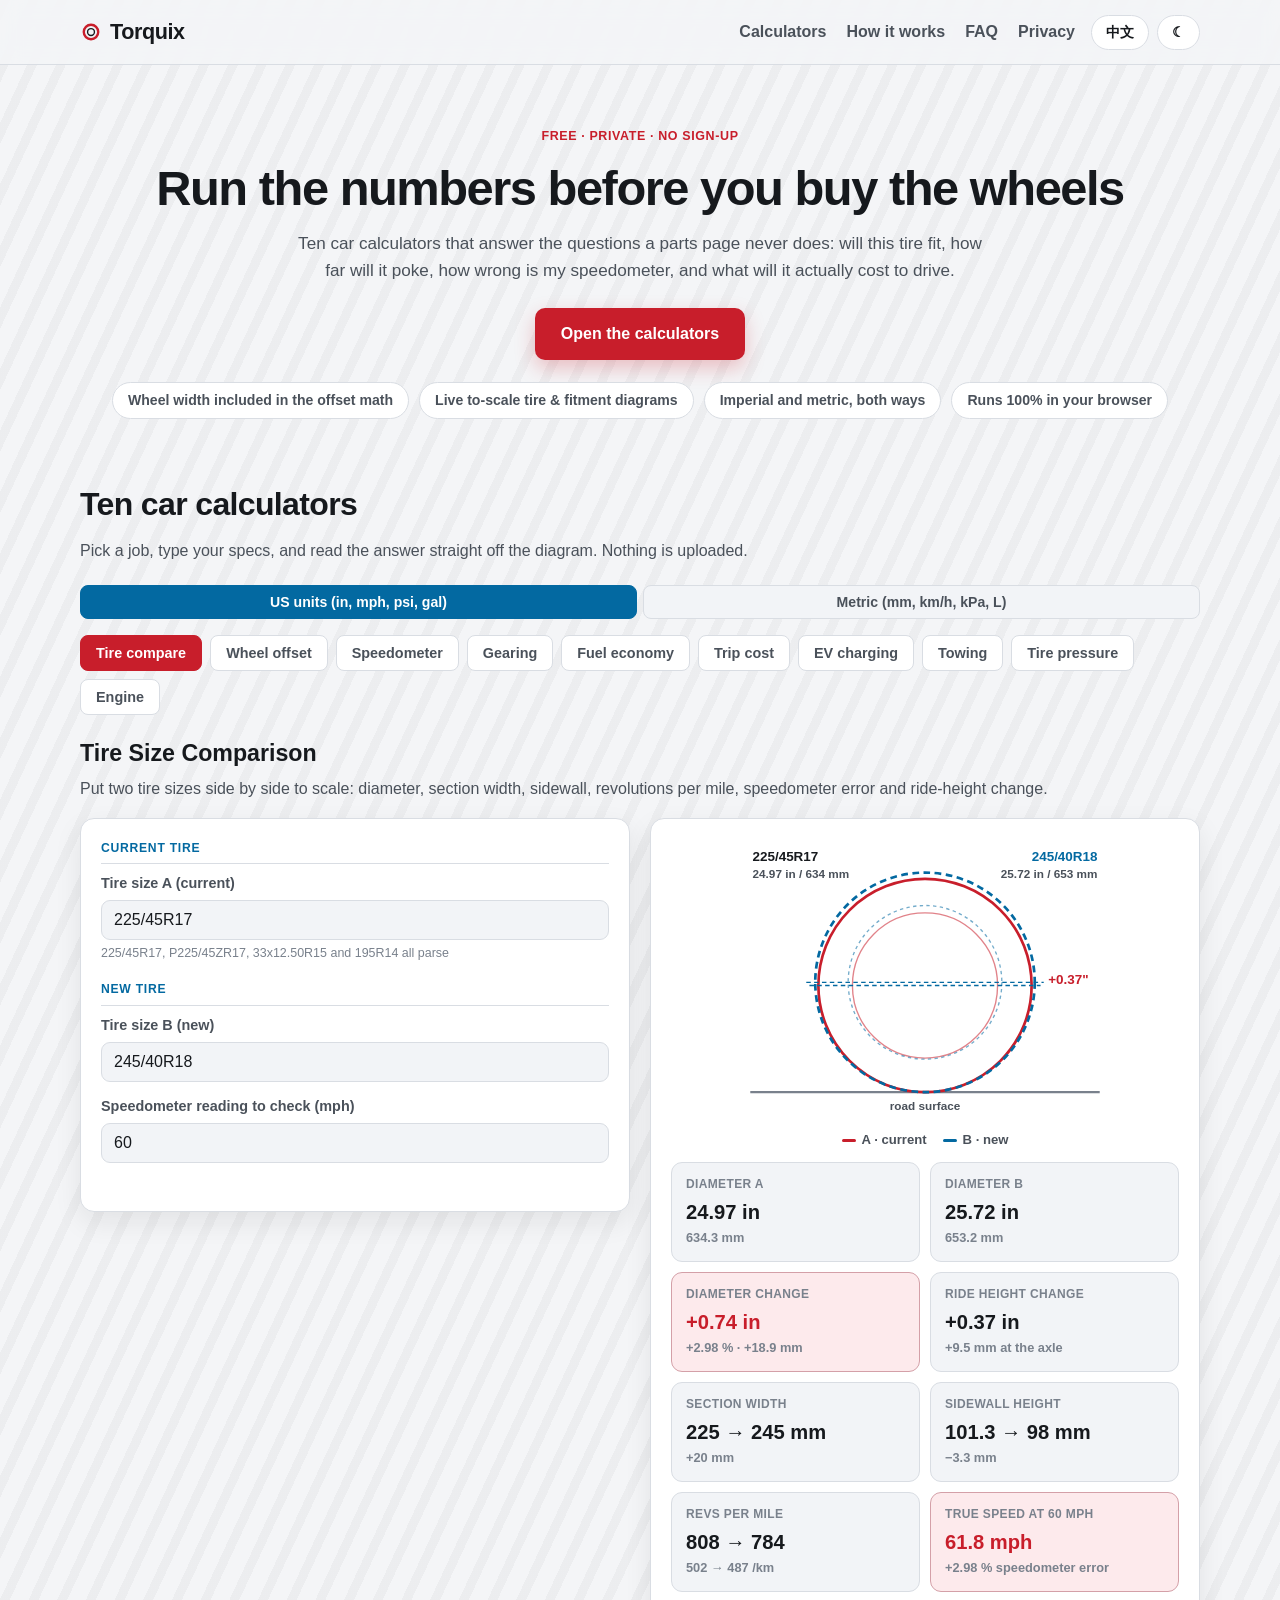
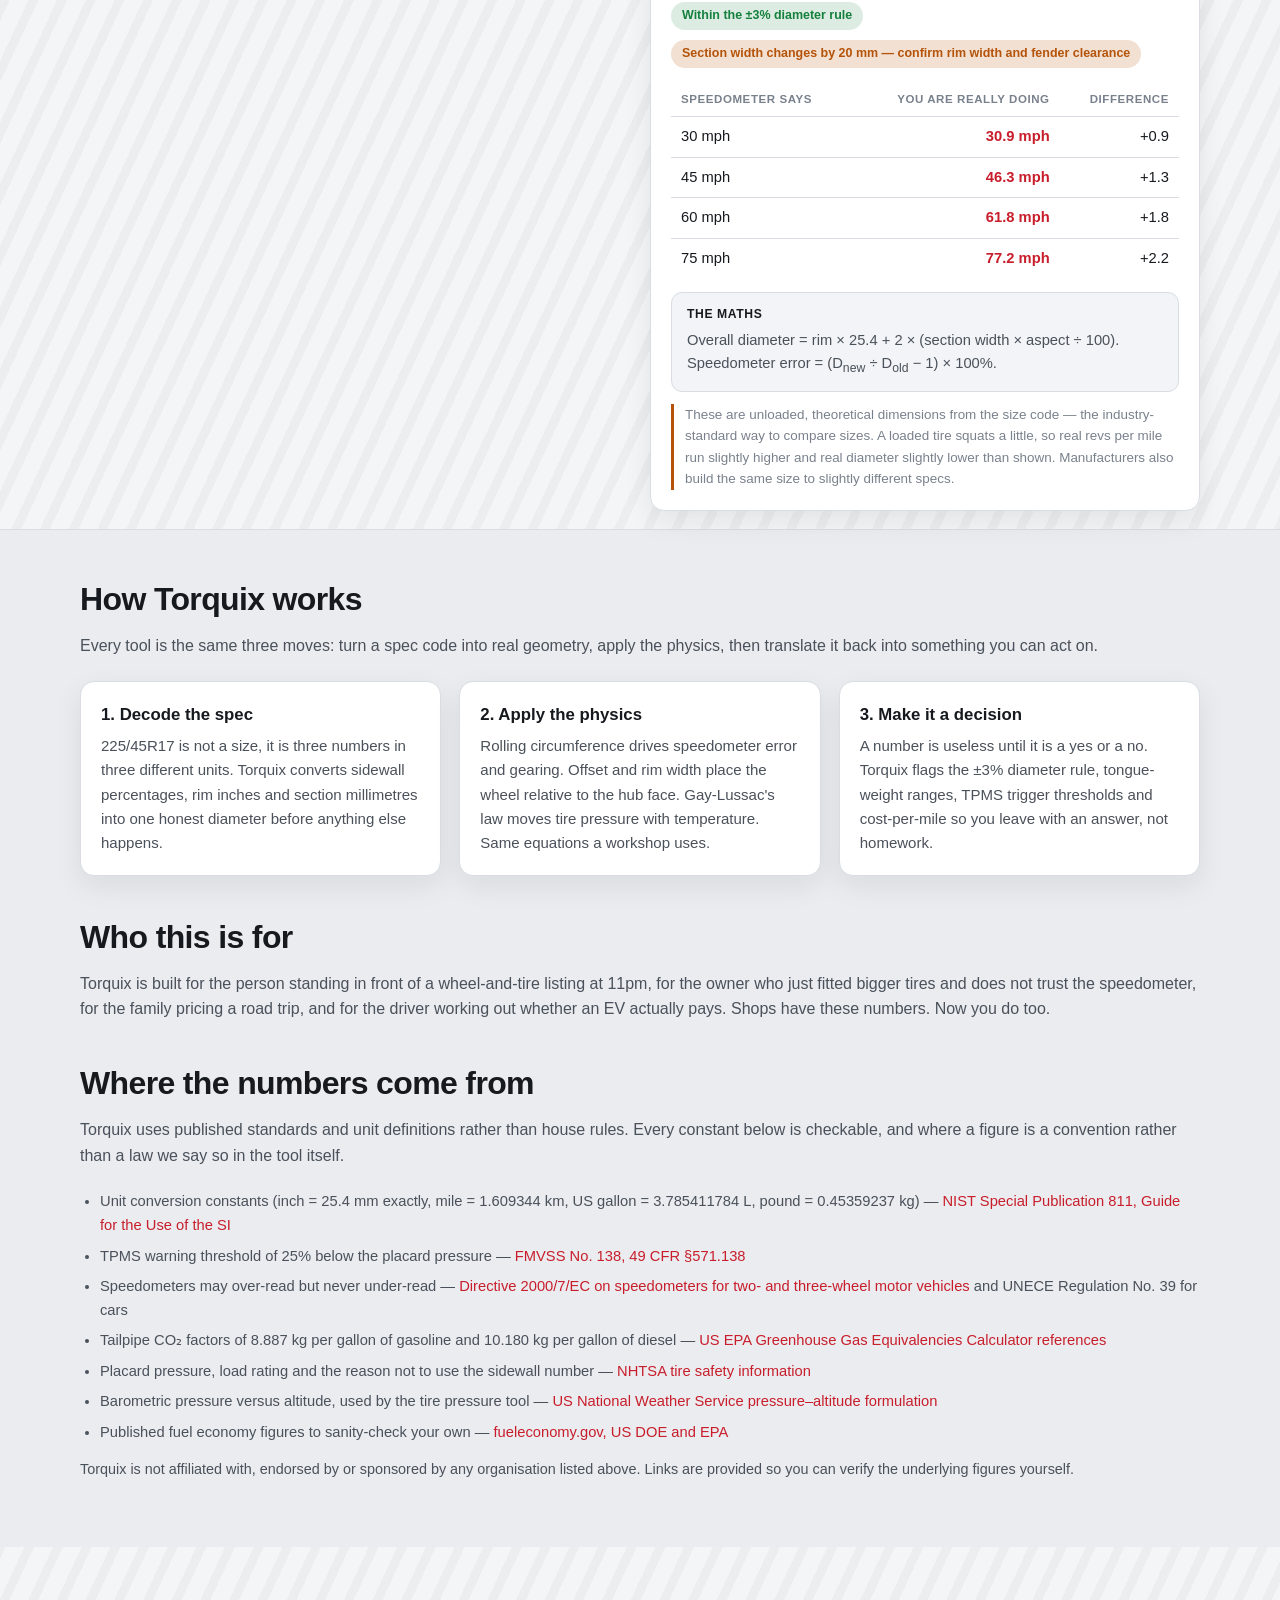
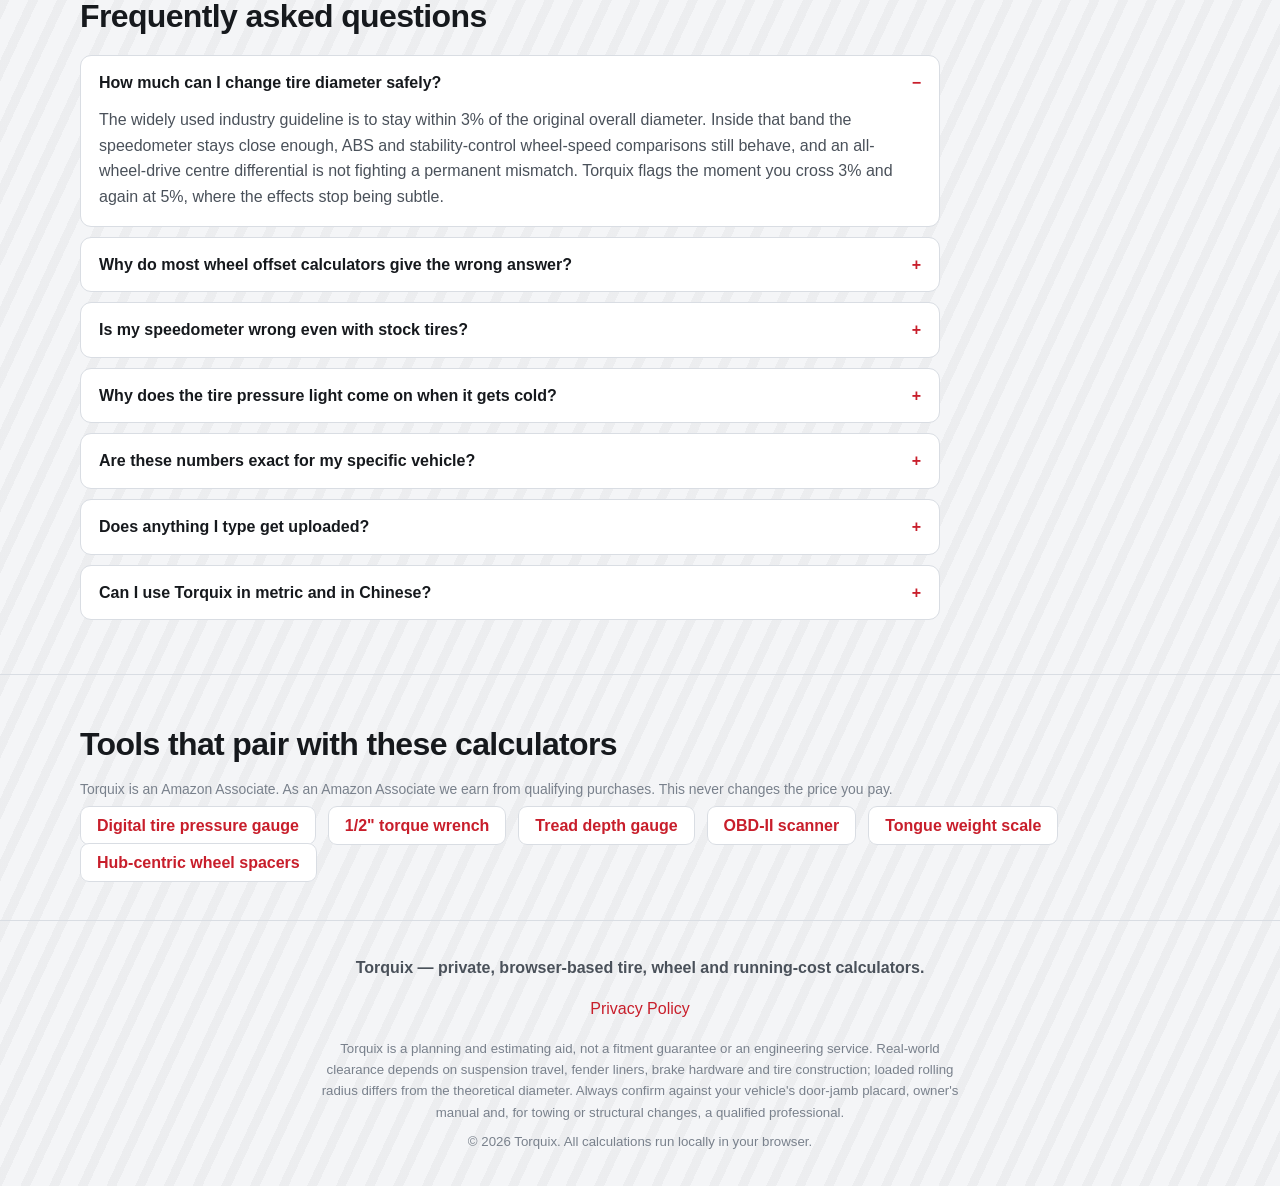
<file: index.html>
<!DOCTYPE html>
<html lang="en" data-lang="en" data-theme="light">
<head>
<meta charset="utf-8" />
<meta name="viewport" content="width=device-width, initial-scale=1" />
<title>Torquix — Tire Size, Wheel Offset &amp; Car Running-Cost Calculators</title>
<meta name="description" content="Ten free car calculators: compare two tire sizes to scale, work out wheel offset and backspacing with rim width included, check speedometer error, gearing RPM, fuel and EV charging cost, towing payload, tire pressure and compression ratio. Runs entirely in your browser." />
<meta name="keywords" content="tire size calculator, tire size comparison, wheel offset calculator, backspacing calculator, speedometer error calculator, gear ratio calculator, fuel economy converter, EV charging cost calculator, towing payload calculator, tire pressure temperature calculator, compression ratio calculator" />
<meta name="robots" content="index, follow, max-snippet:-1, max-image-preview:large" />
<link rel="canonical" href="https://torquix.com/" />
<link rel="alternate" hreflang="en" href="https://torquix.com/" />
<link rel="alternate" hreflang="zh-CN" href="https://torquix.com/?lang=zh" />
<link rel="alternate" hreflang="x-default" href="https://torquix.com/" />
<link rel="icon" href="favicon.svg" type="image/svg+xml" />
<meta property="og:type" content="website" />
<meta property="og:site_name" content="Torquix" />
<meta property="og:title" content="Torquix — Tire Size, Wheel Offset &amp; Car Running-Cost Calculators" />
<meta property="og:description" content="Compare tire sizes to scale, get real poke and inner clearance with rim width in the offset maths, and price what the car actually costs to drive. Ten tools, 100% in-browser." />
<meta property="og:url" content="https://torquix.com/" />
<meta property="og:image" content="https://torquix.com/og-image.png" />
<meta property="og:locale" content="en_US" />
<meta property="og:locale:alternate" content="zh_CN" />
<meta name="twitter:card" content="summary_large_image" />
<meta name="twitter:title" content="Torquix — Tire, Wheel &amp; Running-Cost Calculators" />
<meta name="twitter:description" content="Ten in-browser car calculators with live to-scale diagrams. Free, bilingual, nothing uploaded." />
<meta name="twitter:image" content="https://torquix.com/og-image.png" />
<link rel="stylesheet" href="styles.css" />

<!-- Google AdSense (Auto ads) — placeholder, inactive until a real publisher ID is connected -->
<!-- <script async src="https://pagead2.googlesyndication.com/pagead/js/adsbygoogle.js?client=ca-pub-XXXXXXXXXXXXXX" crossorigin="anonymous"></script> -->

<script type="application/ld+json">
{
  "@context": "https://schema.org",
  "@graph": [
    {
      "@type": "WebSite",
      "@id": "https://torquix.com/#website",
      "url": "https://torquix.com/",
      "name": "Torquix",
      "description": "Free browser-based tire, wheel and vehicle running-cost calculators.",
      "inLanguage": ["en", "zh-CN"],
      "publisher": { "@id": "https://torquix.com/#org" }
    },
    {
      "@type": "Organization",
      "@id": "https://torquix.com/#org",
      "name": "Torquix",
      "url": "https://torquix.com/",
      "logo": "https://torquix.com/og-image.png",
      "description": "Torquix builds privacy-first, client-side calculators for tire fitment, wheel offset and vehicle running costs."
    },
    {
      "@type": "WebApplication",
      "@id": "https://torquix.com/#app",
      "name": "Torquix Car Calculators",
      "url": "https://torquix.com/",
      "applicationCategory": "UtilitiesApplication",
      "operatingSystem": "Any (web browser)",
      "browserRequirements": "Requires JavaScript",
      "offers": { "@type": "Offer", "price": "0", "priceCurrency": "USD" },
      "featureList": "Tire size comparison, Wheel offset and backspacing calculator, Speedometer error calculator, Gear ratio and cruising RPM calculator, Fuel economy converter, Trip fuel cost calculator, EV charging cost and time calculator, Towing and payload check, Tire pressure temperature calculator, Engine displacement and compression ratio calculator"
    },
    {
      "@type": "ItemList",
      "@id": "https://torquix.com/#tools",
      "name": "Torquix car calculators",
      "itemListElement": [
        { "@type": "ListItem", "position": 1, "name": "Tire Size Comparison", "url": "https://torquix.com/tools/tire-size-comparison.html" },
        { "@type": "ListItem", "position": 2, "name": "Wheel Offset & Backspacing", "url": "https://torquix.com/tools/wheel-offset-backspacing.html" },
        { "@type": "ListItem", "position": 3, "name": "Speedometer & Odometer Error", "url": "https://torquix.com/tools/speedometer-error-calculator.html" },
        { "@type": "ListItem", "position": 4, "name": "Gear Ratio & Cruising RPM", "url": "https://torquix.com/tools/gear-ratio-rpm-calculator.html" },
        { "@type": "ListItem", "position": 5, "name": "Fuel Economy Converter", "url": "https://torquix.com/tools/fuel-economy-converter.html" },
        { "@type": "ListItem", "position": 6, "name": "Trip Fuel Cost", "url": "https://torquix.com/tools/trip-fuel-cost-calculator.html" },
        { "@type": "ListItem", "position": 7, "name": "EV Charging Cost & Time", "url": "https://torquix.com/tools/ev-charging-cost-calculator.html" },
        { "@type": "ListItem", "position": 8, "name": "Towing & Payload Check", "url": "https://torquix.com/tools/towing-payload-calculator.html" },
        { "@type": "ListItem", "position": 9, "name": "Tire Pressure & Temperature", "url": "https://torquix.com/tools/tire-pressure-temperature-calculator.html" },
        { "@type": "ListItem", "position": 10, "name": "Displacement & Compression Ratio", "url": "https://torquix.com/tools/engine-displacement-compression-calculator.html" }
      ]
    },
    {
      "@type": "FAQPage",
      "@id": "https://torquix.com/#faq",
      "mainEntity": [
        {
          "@type": "Question",
          "name": "How much can I change tire diameter safely?",
          "acceptedAnswer": { "@type": "Answer", "text": "The widely used industry guideline is to stay within 3% of the original overall diameter. Inside that band the speedometer stays close enough, ABS and stability-control wheel-speed comparisons still behave, and an all-wheel-drive centre differential is not fighting a permanent mismatch. Torquix flags the moment you cross 3% and again at 5%, where the effects stop being subtle." }
        },
        {
          "@type": "Question",
          "name": "Why do most wheel offset calculators give the wrong answer?",
          "acceptedAnswer": { "@type": "Answer", "text": "Because they compare offsets without asking for rim width. Offset is measured from the wheel's centreline, so a 9-inch wheel at ET35 sits half an inch further out than an 8-inch wheel at the same ET. Torquix asks for both widths, both offsets, spacer thickness and both tire section widths, then reports outer poke and inner clearance separately." }
        },
        {
          "@type": "Question",
          "name": "Is my speedometer wrong even with stock tires?",
          "acceptedAnswer": { "@type": "Answer", "text": "Almost certainly, and deliberately. UNECE Regulation 39 and EU Directive 2000/7/EC permit a speedometer to read up to 10% plus 4 km/h above true speed, but never below it. That is why a GPS check on a stock car usually shows you travelling a little slower than the dial says." }
        },
        {
          "@type": "Question",
          "name": "Why does my tire pressure warning light come on when it gets cold?",
          "acceptedAnswer": { "@type": "Answer", "text": "Gauge pressure follows absolute temperature. Cooling a tire from 21°C to 4°C drops it by roughly 1.5 to 2 psi, and a car set slightly low in autumn can cross the TPMS trigger point on the first frosty morning. Under FMVSS 138 that warning fires at 25% below the placard pressure, which Torquix calculates for you." }
        },
        {
          "@type": "Question",
          "name": "Are these calculations exact for my specific vehicle?",
          "acceptedAnswer": { "@type": "Answer", "text": "The geometry and physics are exact for the numbers you enter, but real vehicles add variables Torquix cannot see: a loaded tire has a smaller rolling radius than its theoretical diameter, brake calipers and fender liners decide real clearance, and manufacturers build the same size code to slightly different dimensions. Treat the output as a well-founded prediction, then verify on the car." }
        },
        {
          "@type": "Question",
          "name": "Does anything I type get uploaded?",
          "acceptedAnswer": { "@type": "Answer", "text": "No. Every calculation runs in JavaScript inside your browser. Nothing you enter is sent to a server or stored. Only your language, theme and unit-system preferences are saved in local storage on your own device." }
        },
        {
          "@type": "Question",
          "name": "Can I use Torquix in metric and in Chinese?",
          "acceptedAnswer": { "@type": "Answer", "text": "Yes. One switch converts every input and result between US units and metric, converting the values you have already typed rather than clearing them, and the whole interface including result labels, formula notes and warnings switches between English and 简体中文." }
        }
      ]
    }
  ]
}
</script>
</head>
<body>

<header class="site-header">
  <div class="container nav">
    <a class="brand" href="./">
      <svg viewBox="0 0 64 64" aria-hidden="true"><circle cx="32" cy="32" r="21" fill="none" stroke="currentColor" stroke-width="7" style="color:var(--primary)"/><circle cx="32" cy="32" r="10" fill="none" stroke="currentColor" stroke-width="4"/></svg>
      Torquix
    </a>
    <nav class="nav-links">
      <a href="#tools" data-i18n="nav_tools">Calculators</a>
      <a href="#how" data-i18n="nav_how">How it works</a>
      <a href="#faq" data-i18n="nav_faq">FAQ</a>
      <a href="privacy.html" data-i18n="nav_privacy">Privacy</a>
    </nav>
    <div class="toggles">
      <button id="lang-toggle" type="button" aria-label="Switch language">中文</button>
      <button id="theme-toggle" type="button" aria-label="Switch theme">☾</button>
    </div>
  </div>
</header>

<main>
  <section class="hero">
    <div class="container">
      <p class="eyebrow" data-i18n="hero_eyebrow">Free · Private · No sign-up</p>
      <h1 data-i18n="hero_title">Run the numbers before you buy the wheels</h1>
      <p class="hero-sub" data-i18n="hero_sub">Ten car calculators that answer the questions a parts page never does: will this tire fit, how far will it poke, how wrong is my speedometer, and what will it actually cost to drive.</p>
      <a class="btn" href="#tools" data-i18n="hero_cta">Open the calculators</a>
      <ul class="hero-points">
        <li data-i18n="hp1">Wheel width included in the offset math</li>
        <li data-i18n="hp2">Live to-scale tire &amp; fitment diagrams</li>
        <li data-i18n="hp3">Imperial and metric, both ways</li>
        <li data-i18n="hp4">Runs 100% in your browser</li>
      </ul>
    </div>
  </section>

  <section class="tools" id="tools">
    <div class="container">
      <h2 data-i18n="tools_title">Ten car calculators</h2>
      <p class="section-sub" data-i18n="tools_sub">Pick a job, type your specs, and read the answer straight off the diagram. Nothing is uploaded.</p>
      <div id="tools-root"></div>
      <noscript>
        <p style="margin-top:16px"><strong>Torquix needs JavaScript.</strong> Every calculation runs locally in your browser, so nothing works with scripting disabled. 本站计算全部在浏览器本地完成，需要启用 JavaScript。</p>
      </noscript>
    </div>
  </section>

  <section class="about" id="how">
    <div class="container">
      <h2 data-i18n="how_title">How Torquix works</h2>
      <p class="section-sub" data-i18n="how_sub">Every tool is the same three moves: turn a spec code into real geometry, apply the physics, then translate it back into something you can act on.</p>
      <div class="about-grid">
        <div class="card">
          <h3 data-i18n="how1_t">1. Decode the spec</h3>
          <p data-i18n="how1_d">225/45R17 is not a size, it is three numbers in three different units. Torquix converts sidewall percentages, rim inches and section millimetres into one honest diameter before anything else happens.</p>
        </div>
        <div class="card">
          <h3 data-i18n="how2_t">2. Apply the physics</h3>
          <p data-i18n="how2_d">Rolling circumference drives speedometer error and gearing. Offset and rim width place the wheel relative to the hub face. Gay-Lussac's law moves tire pressure with temperature. Same equations a workshop uses.</p>
        </div>
        <div class="card">
          <h3 data-i18n="how3_t">3. Make it a decision</h3>
          <p data-i18n="how3_d">A number is useless until it is a yes or a no. Torquix flags the ±3% diameter rule, tongue-weight ranges, TPMS trigger thresholds and cost-per-mile so you leave with an answer, not homework.</p>
        </div>
      </div>

      <h2 style="margin-top:36px" data-i18n="vision_title">Who this is for</h2>
      <p class="section-sub" data-i18n="vision_d">Torquix is built for the person standing in front of a wheel-and-tire listing at 11pm, for the owner who just fitted bigger tires and does not trust the speedometer, for the family pricing a road trip, and for the driver working out whether an EV actually pays. Shops have these numbers. Now you do too.</p>

      <h2 style="margin-top:36px" data-i18n="sources_title">Where the numbers come from</h2>
      <p class="section-sub">
        <span class="bi-en">Torquix uses published standards and unit definitions rather than house rules. Every constant below is checkable, and where a figure is a convention rather than a law we say so in the tool itself.</span>
        <span class="bi-zh">Torquix 采用公开发布的标准和单位定义，而不是自定规则。下列每一个常量都可以自行核对；凡属行业惯例而非强制标准的，工具内部也会明确说明。</span>
      </p>
      <ul class="source-list">
        <li>
          <span class="bi-en">Unit conversion constants (inch = 25.4 mm exactly, mile = 1.609344 km, US gallon = 3.785411784 L, pound = 0.45359237 kg) — </span>
          <span class="bi-zh">单位换算常量（1 英寸 = 25.4 mm 精确值、1 英里 = 1.609344 km、1 美制加仑 = 3.785411784 L、1 磅 = 0.45359237 kg）—— </span>
          <a href="https://www.nist.gov/pml/special-publication-811" target="_blank" rel="noopener nofollow">NIST Special Publication 811, Guide for the Use of the SI</a>
        </li>
        <li>
          <span class="bi-en">TPMS warning threshold of 25% below the placard pressure — </span>
          <span class="bi-zh">TPMS 在低于铭牌胎压 25% 时报警的阈值 —— </span>
          <a href="https://www.ecfr.gov/current/title-49/subtitle-B/chapter-V/part-571/subpart-B/section-571.138" target="_blank" rel="noopener nofollow">FMVSS No. 138, 49 CFR §571.138</a>
        </li>
        <li>
          <span class="bi-en">Speedometers may over-read but never under-read — </span>
          <span class="bi-zh">码表允许偏高读数、但不得偏低的规定 —— </span>
          <a href="https://eur-lex.europa.eu/legal-content/EN/TXT/?uri=CELEX%3A32000L0007" target="_blank" rel="noopener nofollow">Directive 2000/7/EC on speedometers for two- and three-wheel motor vehicles</a>
          <span class="bi-en"> and UNECE Regulation No. 39 for cars</span>
          <span class="bi-zh">，乘用车对应联合国 UNECE R39 法规</span>
        </li>
        <li>
          <span class="bi-en">Tailpipe CO₂ factors of 8.887 kg per gallon of gasoline and 10.180 kg per gallon of diesel — </span>
          <span class="bi-zh">尾气 CO₂ 排放因子：汽油 8.887 kg/加仑、柴油 10.180 kg/加仑 —— </span>
          <a href="https://www.epa.gov/energy/greenhouse-gases-equivalencies-calculator-calculations-and-references" target="_blank" rel="noopener nofollow">US EPA Greenhouse Gas Equivalencies Calculator references</a>
        </li>
        <li>
          <span class="bi-en">Placard pressure, load rating and the reason not to use the sidewall number — </span>
          <span class="bi-zh">铭牌胎压、载重指数，以及为什么不能照抄胎侧数字 —— </span>
          <a href="https://www.nhtsa.gov/equipment/tires" target="_blank" rel="noopener nofollow">NHTSA tire safety information</a>
        </li>
        <li>
          <span class="bi-en">Barometric pressure versus altitude, used by the tire pressure tool — </span>
          <span class="bi-zh">胎压工具所用的大气压随海拔变化关系 —— </span>
          <a href="https://www.weather.gov/media/epz/wxcalc/pressureAltitude.pdf" target="_blank" rel="noopener nofollow">US National Weather Service pressure–altitude formulation</a>
        </li>
        <li>
          <span class="bi-en">Published fuel economy figures to sanity-check your own — </span>
          <span class="bi-zh">可用于核对自己油耗的官方公布值 —— </span>
          <a href="https://www.fueleconomy.gov/" target="_blank" rel="noopener nofollow">fueleconomy.gov, US DOE and EPA</a>
        </li>
      </ul>
      <p class="section-sub" style="margin-top:14px;font-size:0.9rem">
        <span class="bi-en">Torquix is not affiliated with, endorsed by or sponsored by any organisation listed above. Links are provided so you can verify the underlying figures yourself.</span>
        <span class="bi-zh">Torquix 与上述任何机构均无关联、未获其背书或赞助。列出链接仅为方便你自行核对数据来源。</span>
      </p>
    </div>
  </section>

  <section class="faq" id="faq">
    <div class="container">
      <h2 data-i18n="faq_title">Frequently asked questions</h2>
      <div class="faq-list">
        <details open>
          <summary><span class="bi-en">How much can I change tire diameter safely?</span><span class="bi-zh">轮胎外径最多能改多少？</span></summary>
          <p><span class="bi-en">The widely used industry guideline is to stay within 3% of the original overall diameter. Inside that band the speedometer stays close enough, ABS and stability-control wheel-speed comparisons still behave, and an all-wheel-drive centre differential is not fighting a permanent mismatch. Torquix flags the moment you cross 3% and again at 5%, where the effects stop being subtle.</span><span class="bi-zh">行业通行的建议是把外径变化控制在原车的 3% 以内。在这个范围内，码表误差可以接受，ABS 和车身稳定系统的轮速比对仍然正常，四驱车的中央差速器也不会长期处于持续打滑状态。Torquix 会在超过 3% 时给出提示，超过 5% 时再次警告——那时候各种影响就不再是「轻微」了。</span></p>
        </details>
        <details>
          <summary><span class="bi-en">Why do most wheel offset calculators give the wrong answer?</span><span class="bi-zh">为什么多数偏距计算器算出来是错的？</span></summary>
          <p><span class="bi-en">Because they compare offsets without asking for rim width. Offset is measured from the wheel's centreline, so a 9-inch wheel at ET35 sits half an inch further out than an 8-inch wheel at the same ET. Torquix asks for both widths, both offsets, spacer thickness and both tire section widths, then reports outer poke and inner clearance separately — because those two numbers hit different parts of the car.</span><span class="bi-zh">因为它们只比偏距，却不问轮辋宽度。偏距是从轮毂中心线量起的，所以同样 ET35，9 英寸轮毂会比 8 英寸轮毂多外抛约半英寸。Torquix 会同时要求两个宽度、两个偏距、垫片厚度和两条胎宽，并把「外抛量」和「内侧间隙」分开报告——因为这两个数字影响的是车上完全不同的部位。</span></p>
        </details>
        <details>
          <summary><span class="bi-en">Is my speedometer wrong even with stock tires?</span><span class="bi-zh">原厂胎的码表也会不准吗？</span></summary>
          <p><span class="bi-en">Almost certainly, and deliberately. UNECE Regulation 39 and EU Directive 2000/7/EC permit a speedometer to read up to 10% plus 4 km/h above true speed, but never below it. That is why a GPS check on a completely stock car usually shows you travelling a little slower than the dial claims — and it is also why fitting slightly taller tires can, by coincidence, make the reading more accurate rather than less.</span><span class="bi-zh">几乎一定不准，而且是故意的。联合国 UNECE R39 和欧盟 2000/7/EC 允许码表读数比真实车速高出 10% + 4 km/h，但绝不允许偏低。所以哪怕是完全原厂的车，用 GPS 一测通常也会比码表慢一点——这也解释了为什么换上略大一点的轮胎，有时反而会让码表读数更接近真实值。</span></p>
        </details>
        <details>
          <summary><span class="bi-en">Why does the tire pressure light come on when it gets cold?</span><span class="bi-zh">为什么一降温胎压灯就亮？</span></summary>
          <p><span class="bi-en">Gauge pressure follows absolute temperature, not the number on the gauge. Cooling a tire from 21°C to 4°C drops it by roughly 1.5 to 2 psi, so a car set slightly low in autumn can cross the warning threshold on the first frosty morning. Under FMVSS 138 that light fires at 25% below the placard pressure — Torquix works out exactly where that point is for your car.</span><span class="bi-zh">表压跟随的是绝对温度，而不是表盘上的数字。轮胎从 21°C 降到 4°C，胎压大约下降 1.5–2 psi，所以秋天本来就打得偏低的车，第一个霜冻早晨就可能跨过报警线。按 FMVSS 138，报警点是铭牌胎压的 75%——Torquix 会替你算出这个具体数值。</span></p>
        </details>
        <details>
          <summary><span class="bi-en">Are these numbers exact for my specific vehicle?</span><span class="bi-zh">这些数字对我的车精确吗？</span></summary>
          <p><span class="bi-en">The geometry and physics are exact for what you type, but a real car adds variables Torquix cannot see. A loaded tire has a smaller rolling radius than its theoretical diameter, brake calipers and fender liners decide real clearance, and two brands of the same size code can differ by several millimetres. Treat the output as a well-founded prediction, then verify on the car before you cut, buy or tow.</span><span class="bi-zh">对你输入的数值而言，几何和物理是精确的；但真实车辆还有 Torquix 看不到的变量。受载轮胎的滚动半径小于理论外径，实际间隙由卡钳和翼子板内衬决定，同一规格不同品牌之间也可能差好几毫米。请把结果当作有依据的预测，在开工、下单或挂车之前，仍要到车上实测。</span></p>
        </details>
        <details>
          <summary><span class="bi-en">Does anything I type get uploaded?</span><span class="bi-zh">我输入的内容会被上传吗？</span></summary>
          <p><span class="bi-en">No. Every calculation runs in JavaScript inside your browser. Nothing you enter is sent to a server or stored anywhere. Only your language, theme and unit-system preferences are saved in local storage on your own device, and you can clear those at any time.</span><span class="bi-zh">不会。所有计算都在你浏览器里用 JavaScript 完成，输入内容不会发送到任何服务器，也不会被保存。只有语言、主题和单位制偏好会存在你自己设备的本地存储里，随时可以清除。</span></p>
        </details>
        <details>
          <summary><span class="bi-en">Can I use Torquix in metric and in Chinese?</span><span class="bi-zh">支持公制和中文吗？</span></summary>
          <p><span class="bi-en">Yes. One switch converts every input and result between US units and metric, and it converts the values you have already typed instead of wiping them. The entire interface — result labels, formula notes, warning flags — switches between English and 简体中文 independently of the unit system, so you can read Chinese while working in inches, or the reverse.</span><span class="bi-zh">支持。一个开关就能把所有输入和结果在英制与公制之间切换，而且是换算你已经填好的数值，而不是清空重填。整个界面——结果标签、公式说明、警示提示——都能在英文和简体中文之间切换，且与单位制互相独立：你完全可以用中文界面配英寸单位，反之亦然。</span></p>
        </details>
      </div>
    </div>
  </section>

  <section class="affiliate">
    <div class="container">
      <h2 data-i18n="amazon_title">Tools that pair with these calculators</h2>
      <p class="disclosure" data-i18n="amazon_disclosure">Torquix is an Amazon Associate. As an Amazon Associate we earn from qualifying purchases. This never changes the price you pay.</p>
      <ul class="affiliate-list">
        <li><a href="https://www.amazon.com/s?k=digital+tire+pressure+gauge&amp;tag=torquix-20" target="_blank" rel="sponsored nofollow noopener"><span class="bi-en">Digital tire pressure gauge</span><span class="bi-zh">数显胎压表</span></a></li>
        <li><a href="https://www.amazon.com/s?k=torque+wrench+1%2F2+inch&amp;tag=torquix-20" target="_blank" rel="sponsored nofollow noopener"><span class="bi-en">1/2&quot; torque wrench</span><span class="bi-zh">1/2 英寸扭力扳手</span></a></li>
        <li><a href="https://www.amazon.com/s?k=tire+tread+depth+gauge&amp;tag=torquix-20" target="_blank" rel="sponsored nofollow noopener"><span class="bi-en">Tread depth gauge</span><span class="bi-zh">胎纹深度尺</span></a></li>
        <li><a href="https://www.amazon.com/s?k=obd2+scanner&amp;tag=torquix-20" target="_blank" rel="sponsored nofollow noopener"><span class="bi-en">OBD-II scanner</span><span class="bi-zh">OBD-II 诊断仪</span></a></li>
        <li><a href="https://www.amazon.com/s?k=hitch+tongue+weight+scale&amp;tag=torquix-20" target="_blank" rel="sponsored nofollow noopener"><span class="bi-en">Tongue weight scale</span><span class="bi-zh">舌重秤</span></a></li>
        <li><a href="https://www.amazon.com/s?k=hub+centric+wheel+spacers&amp;tag=torquix-20" target="_blank" rel="sponsored nofollow noopener"><span class="bi-en">Hub-centric wheel spacers</span><span class="bi-zh">轮毂定位式垫片</span></a></li>
      </ul>
    </div>
  </section>
</main>

<footer class="site-footer">
  <div class="container">
    <p class="tagline" data-i18n="footer_tagline">Torquix — private, browser-based tire, wheel and running-cost calculators.</p>
    <p><a href="privacy.html" data-i18n="footer_privacy">Privacy Policy</a></p>
    <p class="disclaimer" data-i18n="footer_disclaimer">Torquix is a planning and estimating aid, not a fitment guarantee or an engineering service. Real-world clearance depends on suspension travel, fender liners, brake hardware and tire construction; loaded rolling radius differs from the theoretical diameter. Always confirm against your vehicle's door-jamb placard, owner's manual and, for towing or structural changes, a qualified professional.</p>
    <p class="rights" data-i18n="footer_rights">© 2026 Torquix. All calculations run locally in your browser.</p>
  </div>
</footer>

<script src="app.js"></script>
</body>
</html>
</file>
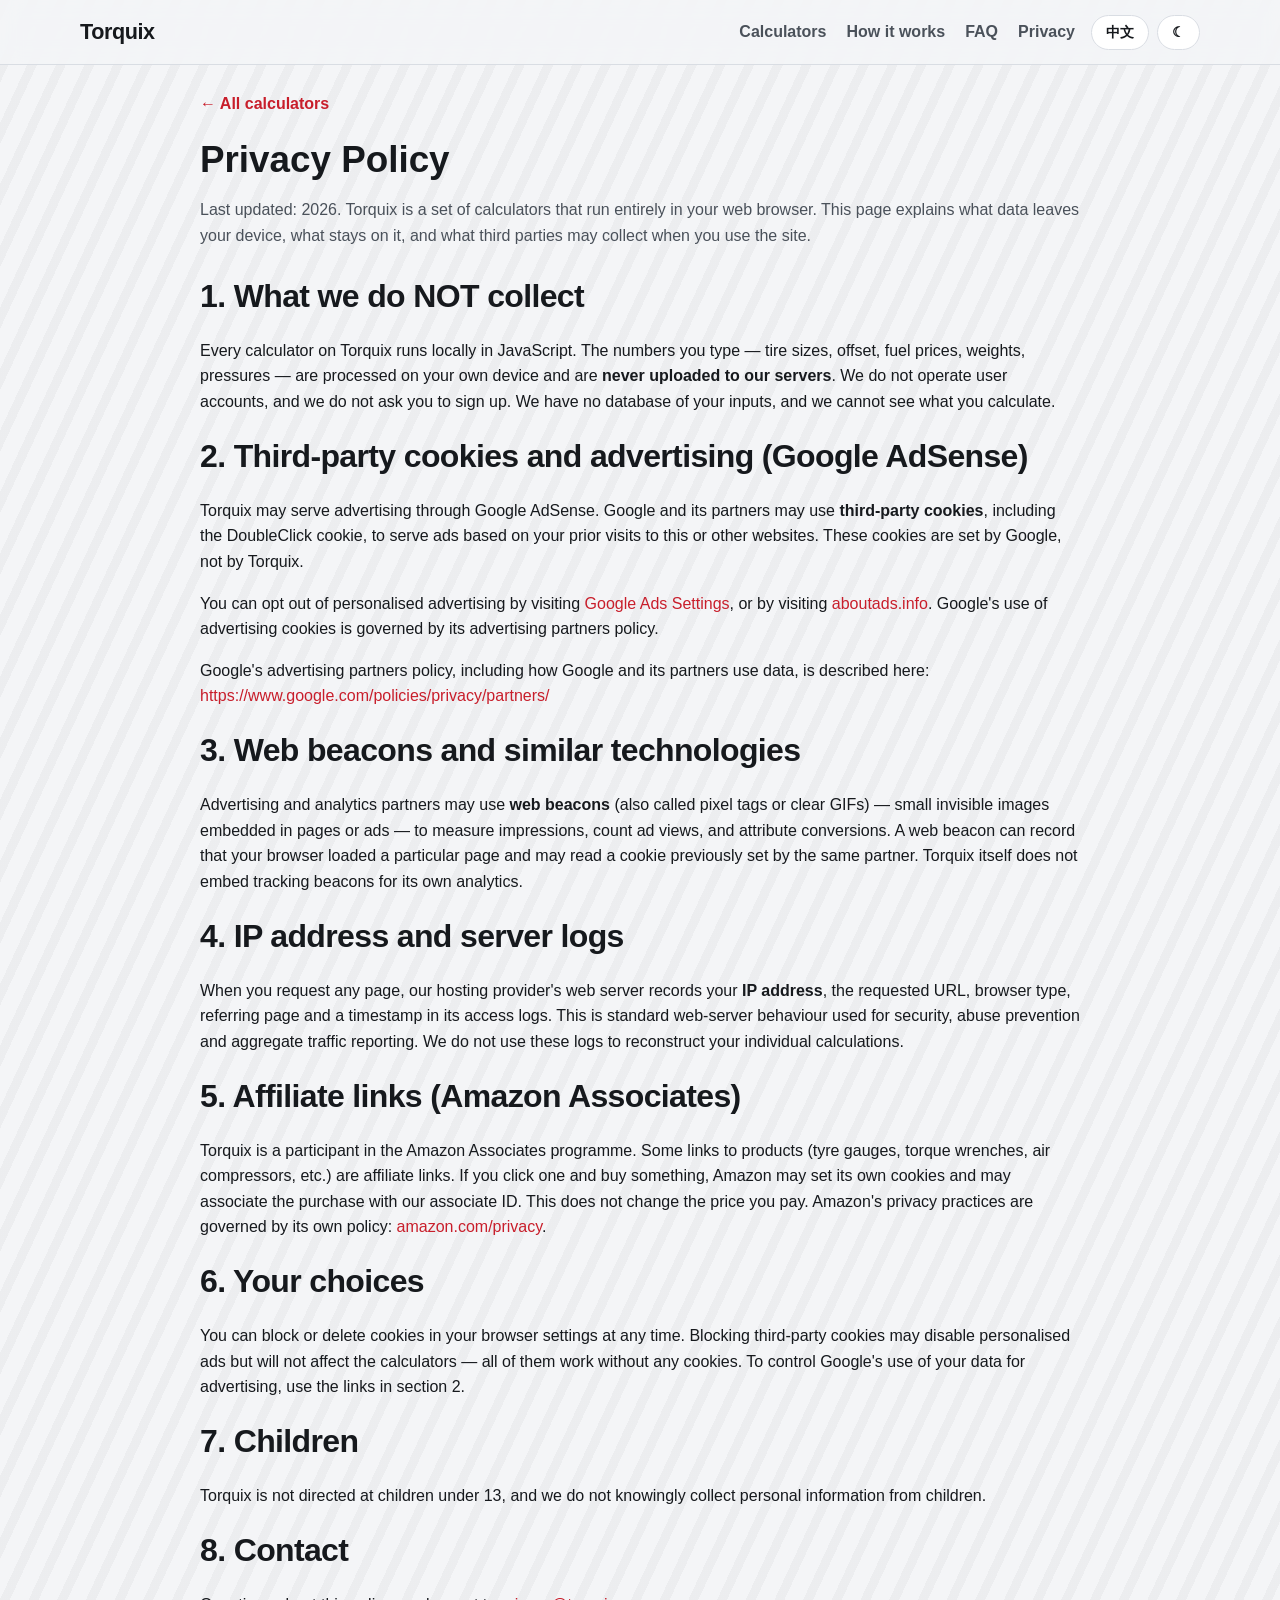
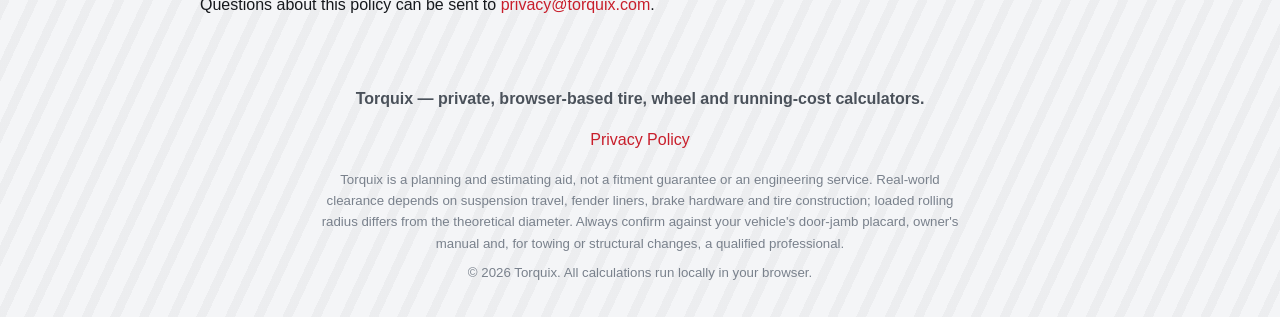
<file: privacy.html>
<!DOCTYPE html>
<html lang="en" data-lang="en" data-theme="light">
<head>
<meta charset="utf-8" />
<meta name="viewport" content="width=device-width, initial-scale=1" />
<title>Privacy Policy — Torquix</title>
<meta name="description" content="How Torquix handles your data: all calculations run locally in your browser, we do not upload your inputs, and what third-party services (Google AdSense, Amazon Associates) may collect." />
<meta name="robots" content="index, follow" />
<link rel="canonical" href="https://torquix.com/privacy.html" />
<link rel="alternate" hreflang="en" href="https://torquix.com/privacy.html" />
<link rel="alternate" hreflang="zh-CN" href="https://torquix.com/privacy.html?lang=zh" />
<link rel="alternate" hreflang="x-default" href="https://torquix.com/privacy.html" />
<link rel="icon" href="favicon.svg" type="image/svg+xml" />
<meta property="og:type" content="website" />
<meta property="og:site_name" content="Torquix" />
<meta property="og:title" content="Privacy Policy — Torquix" />
<meta property="og:description" content="How Torquix handles your data: all calculations run locally in your browser. What third-party services may collect." />
<meta property="og:url" content="https://torquix.com/privacy.html" />
<meta property="og:image" content="https://torquix.com/og-image.png" />
<meta name="twitter:card" content="summary_large_image" />
<link rel="stylesheet" href="styles.css" />
<script type="application/ld+json">
{
  "@context": "https://schema.org",
  "@type": "WebPage",
  "name": "Torquix Privacy Policy",
  "url": "https://torquix.com/privacy.html",
  "isPartOf": { "@type": "WebSite", "@id": "https://torquix.com/#website" },
  "inLanguage": ["en", "zh-CN"]
}
</script>
</head>
<body>

<header class="site-header">
  <div class="container nav">
    <a class="brand" href="./">Torquix</a>
    <nav class="nav-links">
      <a href="./#tools" data-i18n="nav_tools">Calculators</a>
      <a href="./#how" data-i18n="nav_how">How it works</a>
      <a href="./#faq" data-i18n="nav_faq">FAQ</a>
      <a href="./privacy.html" data-i18n="nav_privacy">Privacy</a>
    </nav>
    <div class="toggles">
      <button id="lang-toggle" type="button" aria-label="Switch language">中文</button>
      <button id="theme-toggle" type="button" aria-label="Switch theme">☾</button>
    </div>
  </div>
</header>

<main>
  <section class="tools" style="padding-top:26px">
    <div class="container" style="max-width:880px">
      <a class="landing-back" href="./" data-i18n="back_all">← Back to Torquix</a>
      <h1 style="font-size:clamp(1.6rem,3.4vw,2.3rem);margin:0 0 8px"><span class="bi-en">Privacy Policy</span><span class="bi-zh">隐私政策</span></h1>
      <p class="section-sub"><span class="bi-en">Last updated: 2026. Torquix is a set of calculators that run entirely in your web browser. This page explains what data leaves your device, what stays on it, and what third parties may collect when you use the site.</span><span class="bi-zh">最后更新：2026 年。Torquix 是一组完全在你的浏览器中运行的计算器。本页说明哪些数据会离开你的设备、哪些留在本地，以及使用本站点时第三方可能收集哪些信息。</span></p>

      <div class="privacy-block">
        <h2><span class="bi-en">1. What we do NOT collect</span><span class="bi-zh">1. 我们不收集什么</span></h2>
        <p><span class="bi-en">Every calculator on Torquix runs locally in JavaScript. The numbers you type — tire sizes, offset, fuel prices, weights, pressures — are processed on your own device and are <strong>never uploaded to our servers</strong>. We do not operate user accounts, and we do not ask you to sign up. We have no database of your inputs, and we cannot see what you calculate.</span><span class="bi-zh">Torquix 上的每个计算器都在本地 JavaScript 中运行。你输入的数字——轮胎尺寸、偏距、油价、重量、胎压——都在你自己的设备上处理，<strong>绝不会上传到我们的服务器</strong>。我们不提供用户账号，也不要求你注册。我们没有你输入的数据库，也无法看到你计算了什么。</span></p>
      </div>

      <div class="privacy-block">
        <h2><span class="bi-en">2. Third-party cookies and advertising (Google AdSense)</span><span class="bi-zh">2. 第三方 Cookie 与广告（Google AdSense）</span></h2>
        <p><span class="bi-en">Torquix may serve advertising through Google AdSense. Google and its partners may use <strong>third-party cookies</strong>, including the DoubleClick cookie, to serve ads based on your prior visits to this or other websites. These cookies are set by Google, not by Torquix.</span><span class="bi-zh">Torquix 可能通过 Google AdSense 投放广告。Google 及其合作伙伴可能使用<strong>第三方 Cookie</strong>（包括 DoubleClick Cookie），根据你对本站或其他网站的先前访问来投放广告。这些 Cookie 由 Google 设置，而非由 Torquix 设置。</span></p>
        <p><span class="bi-en">You can opt out of personalised advertising by visiting <a href="https://www.google.com/settings/ads" rel="noopener" target="_blank">Google Ads Settings</a>, or by visiting <a href="https://www.aboutads.info/choices/" rel="noopener" target="_blank">aboutads.info</a>. Google's use of advertising cookies is governed by its advertising partners policy.</span><span class="bi-zh">你可以通过访问 <a href="https://www.google.com/settings/ads" rel="noopener" target="_blank">Google 广告设置</a> 或 <a href="https://www.aboutads.info/choices/" rel="noopener" target="_blank">aboutads.info</a> 选择退出个性化广告。Google 对广告 Cookie 的使用受其广告合作伙伴政策的约束。</span></p>
        <p><span class="bi-en">Google's advertising partners policy, including how Google and its partners use data, is described here: <a href="https://www.google.com/policies/privacy/partners/" rel="noopener" target="_blank">https://www.google.com/policies/privacy/partners/</a></span><span class="bi-zh">Google 的广告合作伙伴政策（包括 Google 及其合作伙伴如何使用数据）在此说明：<a href="https://www.google.com/policies/privacy/partners/" rel="noopener" target="_blank">https://www.google.com/policies/privacy/partners/</a></span></p>
      </div>

      <div class="privacy-block">
        <h2><span class="bi-en">3. Web beacons and similar technologies</span><span class="bi-zh">3. 网络信标与类似技术</span></h2>
        <p><span class="bi-en">Advertising and analytics partners may use <strong>web beacons</strong> (also called pixel tags or clear GIFs) — small invisible images embedded in pages or ads — to measure impressions, count ad views, and attribute conversions. A web beacon can record that your browser loaded a particular page and may read a cookie previously set by the same partner. Torquix itself does not embed tracking beacons for its own analytics.</span><span class="bi-zh">广告和分析合作伙伴可能使用<strong>网络信标</strong>（也称像素标签或透明 GIF）——嵌入页面或广告中的小型不可见图像——来衡量曝光量、统计广告浏览次数并归因转化。网络信标可以记录你的浏览器加载了某个页面，并可能读取同一合作伙伴先前设置的 Cookie。Torquix 自身不会为了自己的分析而嵌入跟踪信标。</span></p>
      </div>

      <div class="privacy-block">
        <h2><span class="bi-en">4. IP address and server logs</span><span class="bi-zh">4. IP 地址与服务器日志</span></h2>
        <p><span class="bi-en">When you request any page, our hosting provider's web server records your <strong>IP address</strong>, the requested URL, browser type, referring page and a timestamp in its access logs. This is standard web-server behaviour used for security, abuse prevention and aggregate traffic reporting. We do not use these logs to reconstruct your individual calculations.</span><span class="bi-zh">当你请求任何页面时，我们托管服务商的 Web 服务器会在访问日志中记录你的<strong>IP 地址</strong>、请求的 URL、浏览器类型、来源页面和时间戳。这是标准的 Web 服务器行为，用于安全、防滥用和整体流量统计。我们不会用这些日志去还原你的个人计算内容。</span></p>
      </div>

      <div class="privacy-block">
        <h2><span class="bi-en">5. Affiliate links (Amazon Associates)</span><span class="bi-zh">5. 联盟链接（Amazon Associates）</span></h2>
        <p><span class="bi-en">Torquix is a participant in the Amazon Associates programme. Some links to products (tyre gauges, torque wrenches, air compressors, etc.) are affiliate links. If you click one and buy something, Amazon may set its own cookies and may associate the purchase with our associate ID. This does not change the price you pay. Amazon's privacy practices are governed by its own policy: <a href="https://www.amazon.com/privacy" rel="noopener" target="_blank">amazon.com/privacy</a>.</span><span class="bi-zh">Torquix 是 Amazon Associates 联盟计划的参与者。部分指向商品的链接（胎压计、扭力扳手、充气泵等）是联盟链接。如果你点击并购买，Amazon 可能会设置自己的 Cookie，并将购买关联到我们的联盟 ID。这不会改变你支付的价格。Amazon 的隐私实践受其自身政策约束：<a href="https://www.amazon.com/privacy" rel="noopener" target="_blank">amazon.com/privacy</a>。</span></p>
      </div>

      <div class="privacy-block">
        <h2><span class="bi-en">6. Your choices</span><span class="bi-zh">6. 你的选择</span></h2>
        <p><span class="bi-en">You can block or delete cookies in your browser settings at any time. Blocking third-party cookies may disable personalised ads but will not affect the calculators — all of them work without any cookies. To control Google's use of your data for advertising, use the links in section 2.</span><span class="bi-zh">你可以随时在浏览器设置中阻止或删除 Cookie。阻止第三方 Cookie 可能会关闭个性化广告，但不会影响计算器——所有计算器都无需任何 Cookie 即可运行。要控制 Google 将你的数据用于广告，请使用第 2 节中的链接。</span></p>
      </div>

      <div class="privacy-block">
        <h2><span class="bi-en">7. Children</span><span class="bi-zh">7. 儿童</span></h2>
        <p><span class="bi-en">Torquix is not directed at children under 13, and we do not knowingly collect personal information from children.</span><span class="bi-zh">Torquix 不面向 13 岁以下儿童，我们也不会故意收集儿童的个人信息。</span></p>
      </div>

      <div class="privacy-block">
        <h2><span class="bi-en">8. Contact</span><span class="bi-zh">8. 联系方式</span></h2>
        <p><span class="bi-en">Questions about this policy can be sent to <a href="mailto:privacy@torquix.com" rel="noopener">privacy@torquix.com</a>.</span><span class="bi-zh">有关本政策的疑问可发送至 <a href="mailto:privacy@torquix.com" rel="noopener">privacy@torquix.com</a>。</span></p>
      </div>
    </div>
  </section>
</main>

<footer class="site-footer">
  <div class="container">
    <p class="tagline" data-i18n="footer_tagline">Torquix — private, browser-based tire, wheel and running-cost calculators.</p>
    <p><a href="./privacy.html" data-i18n="footer_privacy">Privacy Policy</a></p>
    <p class="disclaimer" data-i18n="footer_disclaimer">Torquix is a planning and estimating aid, not a fitment guarantee or an engineering service.</p>
    <p class="rights" data-i18n="footer_rights">© 2026 Torquix. All calculations run locally in your browser.</p>
  </div>
</footer>

<script src="app.js"></script>
</body>
</html>
</file>
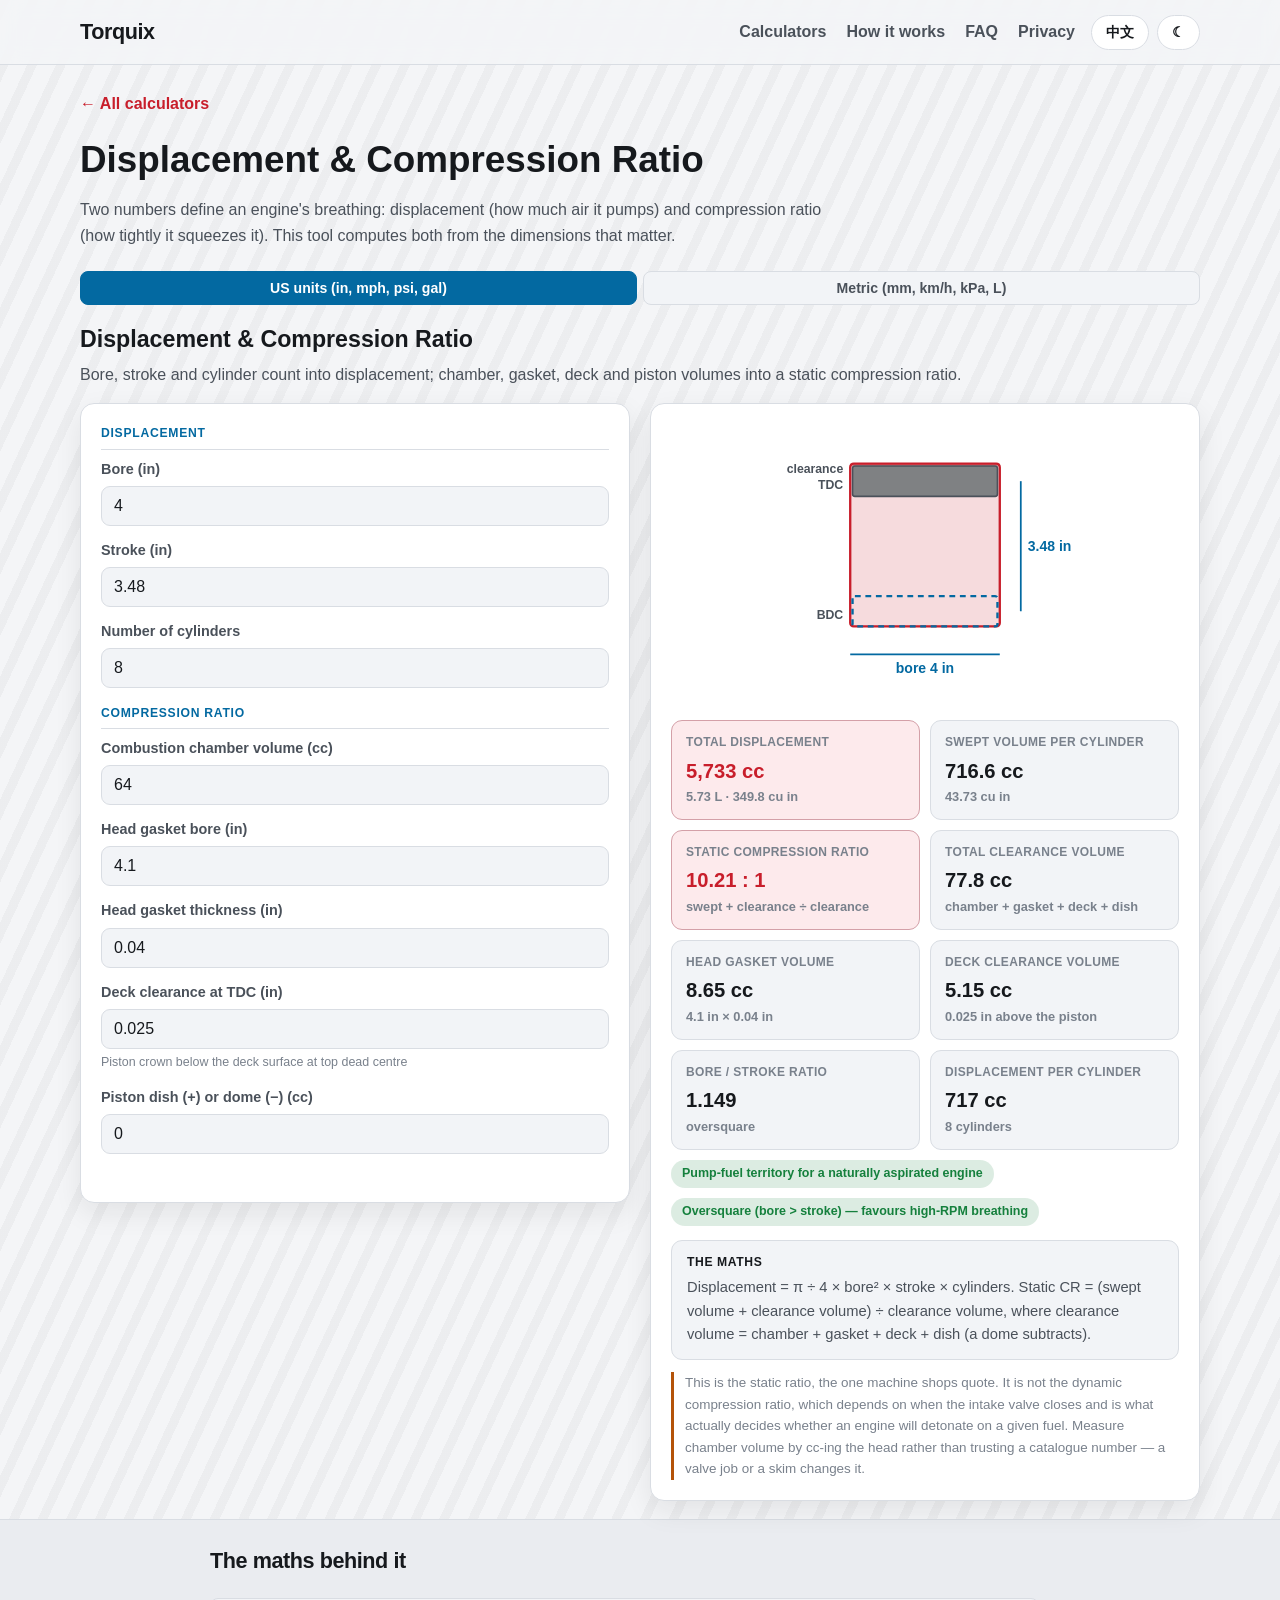
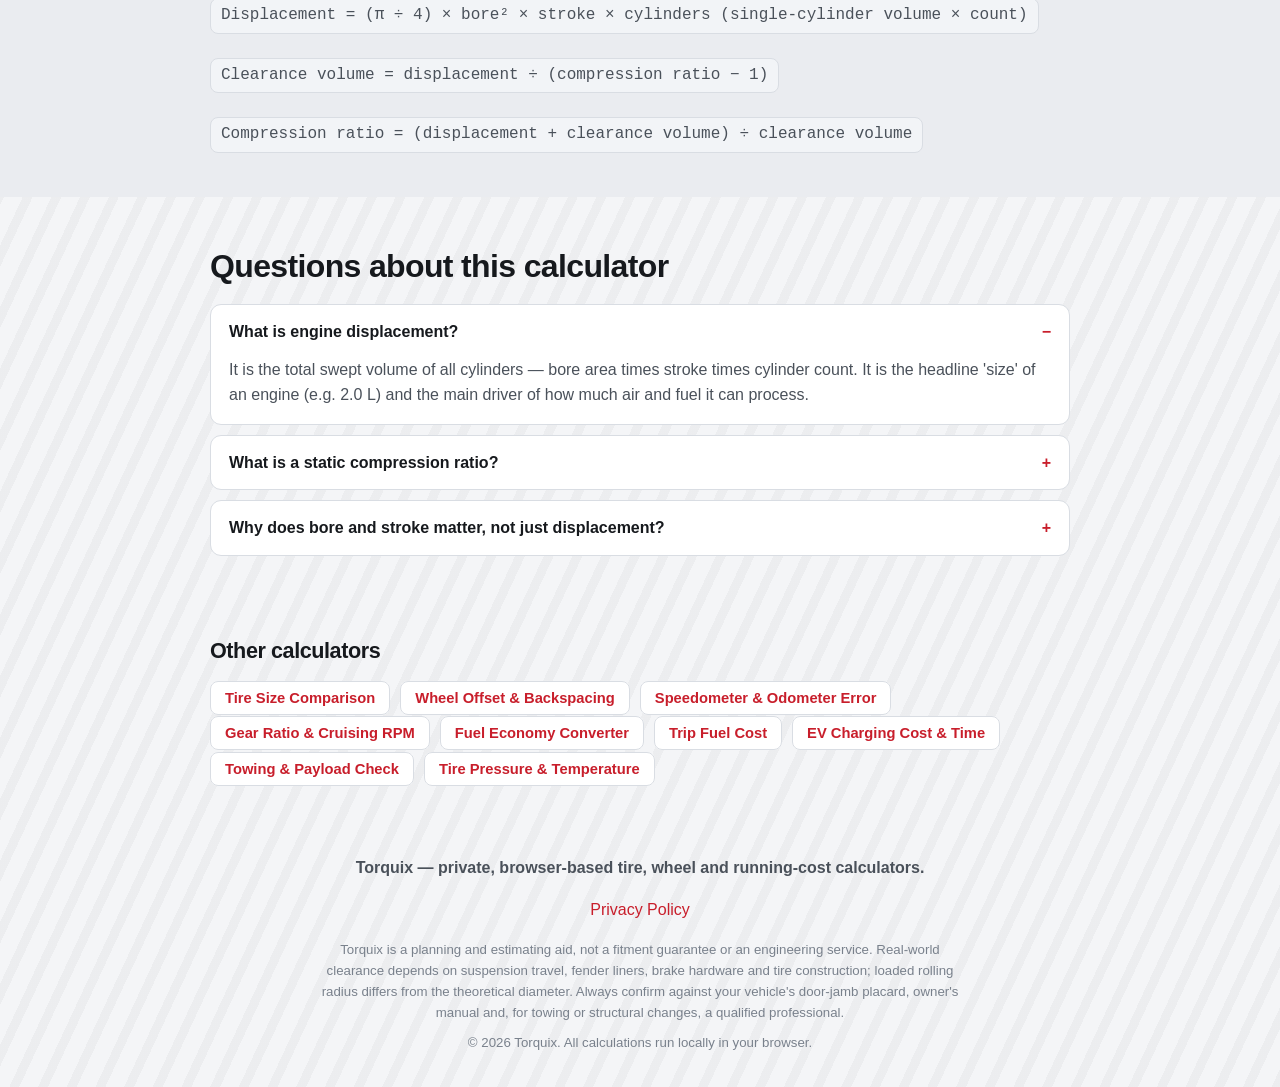
<file: tools/engine-displacement-compression-calculator.html>
<!DOCTYPE html>
<html lang="en" data-lang="en" data-theme="light">
<head>
<meta charset="utf-8" />
<meta name="viewport" content="width=device-width, initial-scale=1" />
<title>Displacement & Compression Ratio — Torquix</title>
<meta name="description" content="Compute engine displacement from bore, stroke and cylinder count, then find the static compression ratio from combustion-chamber volume. Useful for builds and spec checks." />
<meta name="robots" content="index, follow, max-snippet:-1, max-image-preview:large" />
<link rel="canonical" href="https://torquix.com/tools/engine-displacement-compression-calculator.html" />
<link rel="alternate" hreflang="en" href="https://torquix.com/tools/engine-displacement-compression-calculator.html" />
<link rel="alternate" hreflang="zh-CN" href="https://torquix.com/tools/engine-displacement-compression-calculator.html?lang=zh" />
<link rel="alternate" hreflang="x-default" href="https://torquix.com/tools/engine-displacement-compression-calculator.html" />
<link rel="icon" href="../favicon.svg" type="image/svg+xml" />
<meta property="og:type" content="website" />
<meta property="og:site_name" content="Torquix" />
<meta property="og:title" content="Displacement & Compression Ratio" />
<meta property="og:description" content="Compute engine displacement from bore, stroke and cylinder count, then find the static compression ratio from combustion-chamber volume. Useful for builds and spec checks." />
<meta property="og:url" content="https://torquix.com/tools/engine-displacement-compression-calculator.html" />
<meta property="og:image" content="https://torquix.com/og-image.png" />
<meta name="twitter:card" content="summary_large_image" />
<link rel="stylesheet" href="../styles.css" />

<!-- Google AdSense (Auto ads) — placeholder, inactive until a real publisher ID is connected -->
<!-- <script async src="https://pagead2.googlesyndication.com/pagead/js/adsbygoogle.js?client=ca-pub-XXXXXXXXXXXXXX" crossorigin="anonymous"></script> -->

<script type="application/ld+json">
{
  "@context": "https://schema.org",
  "@graph": [
    {
      "@type": "WebApplication",
      "name": "Displacement & Compression Ratio",
      "url": "https://torquix.com/tools/engine-displacement-compression-calculator.html",
      "applicationCategory": "UtilitiesApplication",
      "operatingSystem": "Any (web browser)",
      "browserRequirements": "Requires JavaScript",
      "description": "Compute engine displacement from bore, stroke and cylinder count, then find the static compression ratio from combustion-chamber volume. Useful for builds and spec checks.",
      "inLanguage": [
        "en",
        "zh-CN"
      ],
      "isPartOf": {
        "@type": "WebSite",
        "@id": "https://torquix.com/#website"
      },
      "offers": {
        "@type": "Offer",
        "price": "0",
        "priceCurrency": "USD"
      }
    },
    {
      "@type": "BreadcrumbList",
      "itemListElement": [
        {
          "@type": "ListItem",
          "position": 1,
          "name": "Torquix",
          "item": "https://torquix.com/"
        },
        {
          "@type": "ListItem",
          "position": 2,
          "name": "Displacement & Compression Ratio",
          "item": "https://torquix.com/tools/engine-displacement-compression-calculator.html"
        }
      ]
    },
    {
      "@type": "FAQPage",
      "mainEntity": [
        {
          "@type": "Question",
          "name": "What is engine displacement?",
          "acceptedAnswer": {
            "@type": "Answer",
            "text": "It is the total swept volume of all cylinders — bore area times stroke times cylinder count. It is the headline 'size' of an engine (e.g. 2.0 L) and the main driver of how much air and fuel it can process."
          }
        },
        {
          "@type": "Question",
          "name": "What is a static compression ratio?",
          "acceptedAnswer": {
            "@type": "Answer",
            "text": "It is the ratio of the cylinder volume at bottom-dead-centre to the volume at top-dead-centre. It compares the full chamber plus the squeezed clearance volume to the clearance volume alone. Higher generally means more efficiency and power, up to the fuel's knock limit."
          }
        },
        {
          "@type": "Question",
          "name": "Why does bore and stroke matter, not just displacement?",
          "acceptedAnswer": {
            "@type": "Answer",
            "text": "Two engines with the same displacement can feel very different. A long stroke favours low-end torque; a large bore with short stroke favours high-rpm power. The ratio of bore to stroke shapes the engine's character."
          }
        }
      ]
    }
  ]
}
</script>
<script type="application/ld+json">
{
  "@context": "https://schema.org",
  "@graph": [
    {
      "@type": "FAQPage",
      "inLanguage": "zh-CN",
      "mainEntity": [
        {
          "@type": "Question",
          "name": "什么是发动机排量？",
          "acceptedAnswer": {
            "@type": "Answer",
            "text": "它是所有气缸的总扫掠容积——缸径截面积乘行程再乘缸数。它是发动机的“排量” headline（如 2.0 L），也是决定能处理多少空气与燃油的主要因素。"
          }
        },
        {
          "@type": "Question",
          "name": "什么是静态压缩比？",
          "acceptedAnswer": {
            "@type": "Answer",
            "text": "它是下止点缸内容积与上止点缸内容积之比。它把整个燃烧室加被压缩的余隙容积与余隙容积本身相比。通常越高效率与功率越大，但受燃油抗爆性上限约束。"
          }
        },
        {
          "@type": "Question",
          "name": "为什么缸径和行程重要，而不只是排量？",
          "acceptedAnswer": {
            "@type": "Answer",
            "text": "两台排量相同的发动机手感可能完全不同。长行程偏向低扭；大缸径短行程偏向高转功率。缸径与行程之比塑造了发动机的性格。"
          }
        }
      ]
    }
  ]
}
</script>
</head>
<body>

<header class="site-header">
  <div class="container nav">
    <a class="brand" href="../">Torquix</a>
    <nav class="nav-links">
      <a href="../#tools" data-i18n="nav_tools">Calculators</a>
      <a href="../#how" data-i18n="nav_how">How it works</a>
      <a href="../#faq" data-i18n="nav_faq">FAQ</a>
      <a href="../privacy.html" data-i18n="nav_privacy">Privacy</a>
    </nav>
    <div class="toggles">
      <button id="lang-toggle" type="button" aria-label="Switch language">中文</button>
      <button id="theme-toggle" type="button" aria-label="Switch theme">☾</button>
    </div>
  </div>
</header>

<main>
  <section class="tools" style="padding-top:26px">
    <div class="container">
      <a class="landing-back" href="../" data-i18n="back_all">← All calculators</a>
      <h1 style="font-size:clamp(1.6rem,3.4vw,2.3rem);margin:0 0 8px"><span class="bi-en">Displacement & Compression Ratio</span><span class="bi-zh">排量与压缩比</span></h1>
      <p class="section-sub" style="max-width:760px"><span class="bi-en">Two numbers define an engine's breathing: displacement (how much air it pumps) and compression ratio (how tightly it squeezes it). This tool computes both from the dimensions that matter.</span><span class="bi-zh">两个数字定义了发动机的“呼吸”：排量（泵多少空气）与压缩比（压得多紧）。本工具从关键尺寸算出这两者。</span></p>
      <div id="tools-root"></div>
      <noscript><p><strong>This calculator needs JavaScript.</strong> 本计算器需要启用 JavaScript。</p></noscript>
    </div>
  </section>

  <section class="landing-section about">
    <div class="container" style="max-width:860px">
      <h2><span class="bi-en">The maths behind it</span><span class="bi-zh">背后的计算方法</span></h2>
      <p><span class="bi-en"><span class="formula-line">Displacement = (π ÷ 4) × bore² × stroke × cylinders  (single-cylinder volume × count)</span></span><span class="bi-zh"><span class="formula-line">排量 = (π ÷ 4) × 缸径² × 行程 × 缸数（单缸容积 × 缸数）</span></span></p>
      <p><span class="bi-en"><span class="formula-line">Clearance volume = displacement ÷ (compression ratio − 1)</span></span><span class="bi-zh"><span class="formula-line">余隙容积 = 排量 ÷ (压缩比 − 1)</span></span></p>
      <p><span class="bi-en"><span class="formula-line">Compression ratio = (displacement + clearance volume) ÷ clearance volume</span></span><span class="bi-zh"><span class="formula-line">压缩比 = (排量 + 余隙容积) ÷ 余隙容积</span></span></p>
    </div>
  </section>

  <section class="faq">
    <div class="container" style="max-width:860px">
      <h2><span class="bi-en">Questions about this calculator</span><span class="bi-zh">关于这个计算器的常见问题</span></h2>
      <div class="faq-list">
        <details open>
          <summary><span class="bi-en">What is engine displacement?</span><span class="bi-zh">什么是发动机排量？</span></summary>
          <p><span class="bi-en">It is the total swept volume of all cylinders — bore area times stroke times cylinder count. It is the headline 'size' of an engine (e.g. 2.0 L) and the main driver of how much air and fuel it can process.</span><span class="bi-zh">它是所有气缸的总扫掠容积——缸径截面积乘行程再乘缸数。它是发动机的“排量” headline（如 2.0 L），也是决定能处理多少空气与燃油的主要因素。</span></p>
        </details>
        <details>
          <summary><span class="bi-en">What is a static compression ratio?</span><span class="bi-zh">什么是静态压缩比？</span></summary>
          <p><span class="bi-en">It is the ratio of the cylinder volume at bottom-dead-centre to the volume at top-dead-centre. It compares the full chamber plus the squeezed clearance volume to the clearance volume alone. Higher generally means more efficiency and power, up to the fuel's knock limit.</span><span class="bi-zh">它是下止点缸内容积与上止点缸内容积之比。它把整个燃烧室加被压缩的余隙容积与余隙容积本身相比。通常越高效率与功率越大，但受燃油抗爆性上限约束。</span></p>
        </details>
        <details>
          <summary><span class="bi-en">Why does bore and stroke matter, not just displacement?</span><span class="bi-zh">为什么缸径和行程重要，而不只是排量？</span></summary>
          <p><span class="bi-en">Two engines with the same displacement can feel very different. A long stroke favours low-end torque; a large bore with short stroke favours high-rpm power. The ratio of bore to stroke shapes the engine's character.</span><span class="bi-zh">两台排量相同的发动机手感可能完全不同。长行程偏向低扭；大缸径短行程偏向高转功率。缸径与行程之比塑造了发动机的性格。</span></p>
        </details>
      </div>
    </div>
  </section>

  <section class="landing-section">
    <div class="container" style="max-width:860px">
      <h2><span class="bi-en">Other calculators</span><span class="bi-zh">其他计算器</span></h2>
      <ul class="related-list">
        <li><a href="tire-size-comparison.html"><span class="bi-en">Tire Size Comparison</span><span class="bi-zh">轮胎尺寸对比</span></a></li>
        <li><a href="wheel-offset-backspacing.html"><span class="bi-en">Wheel Offset & Backspacing</span><span class="bi-zh">轮毂偏距与内背距</span></a></li>
        <li><a href="speedometer-error-calculator.html"><span class="bi-en">Speedometer & Odometer Error</span><span class="bi-zh">码表与里程表误差</span></a></li>
        <li><a href="gear-ratio-rpm-calculator.html"><span class="bi-en">Gear Ratio & Cruising RPM</span><span class="bi-zh">齿比与巡航转速</span></a></li>
        <li><a href="fuel-economy-converter.html"><span class="bi-en">Fuel Economy Converter</span><span class="bi-zh">油耗单位换算</span></a></li>
        <li><a href="trip-fuel-cost-calculator.html"><span class="bi-en">Trip Fuel Cost</span><span class="bi-zh">行程油费</span></a></li>
        <li><a href="ev-charging-cost-calculator.html"><span class="bi-en">EV Charging Cost & Time</span><span class="bi-zh">电动车充电成本与时间</span></a></li>
        <li><a href="towing-payload-calculator.html"><span class="bi-en">Towing & Payload Check</span><span class="bi-zh">拖挂与载重核算</span></a></li>
        <li><a href="tire-pressure-temperature-calculator.html"><span class="bi-en">Tire Pressure & Temperature</span><span class="bi-zh">胎压与温度换算</span></a></li>
      </ul>
    </div>
  </section>
</main>

<footer class="site-footer">
  <div class="container">
    <p class="tagline" data-i18n="footer_tagline">Torquix — private, browser-based tire, wheel and running-cost calculators.</p>
    <p><a href="../privacy.html" data-i18n="footer_privacy">Privacy Policy</a></p>
    <p class="disclaimer" data-i18n="footer_disclaimer">Torquix is a planning and estimating aid, not a fitment guarantee or an engineering service.</p>
    <p class="rights" data-i18n="footer_rights">© 2026 Torquix. All calculations run locally in your browser.</p>
  </div>
</footer>

<script>window.TORQUIX_TOOL = "engine";</script>
<script src="../app.js"></script>
</body>
</html>
</file>
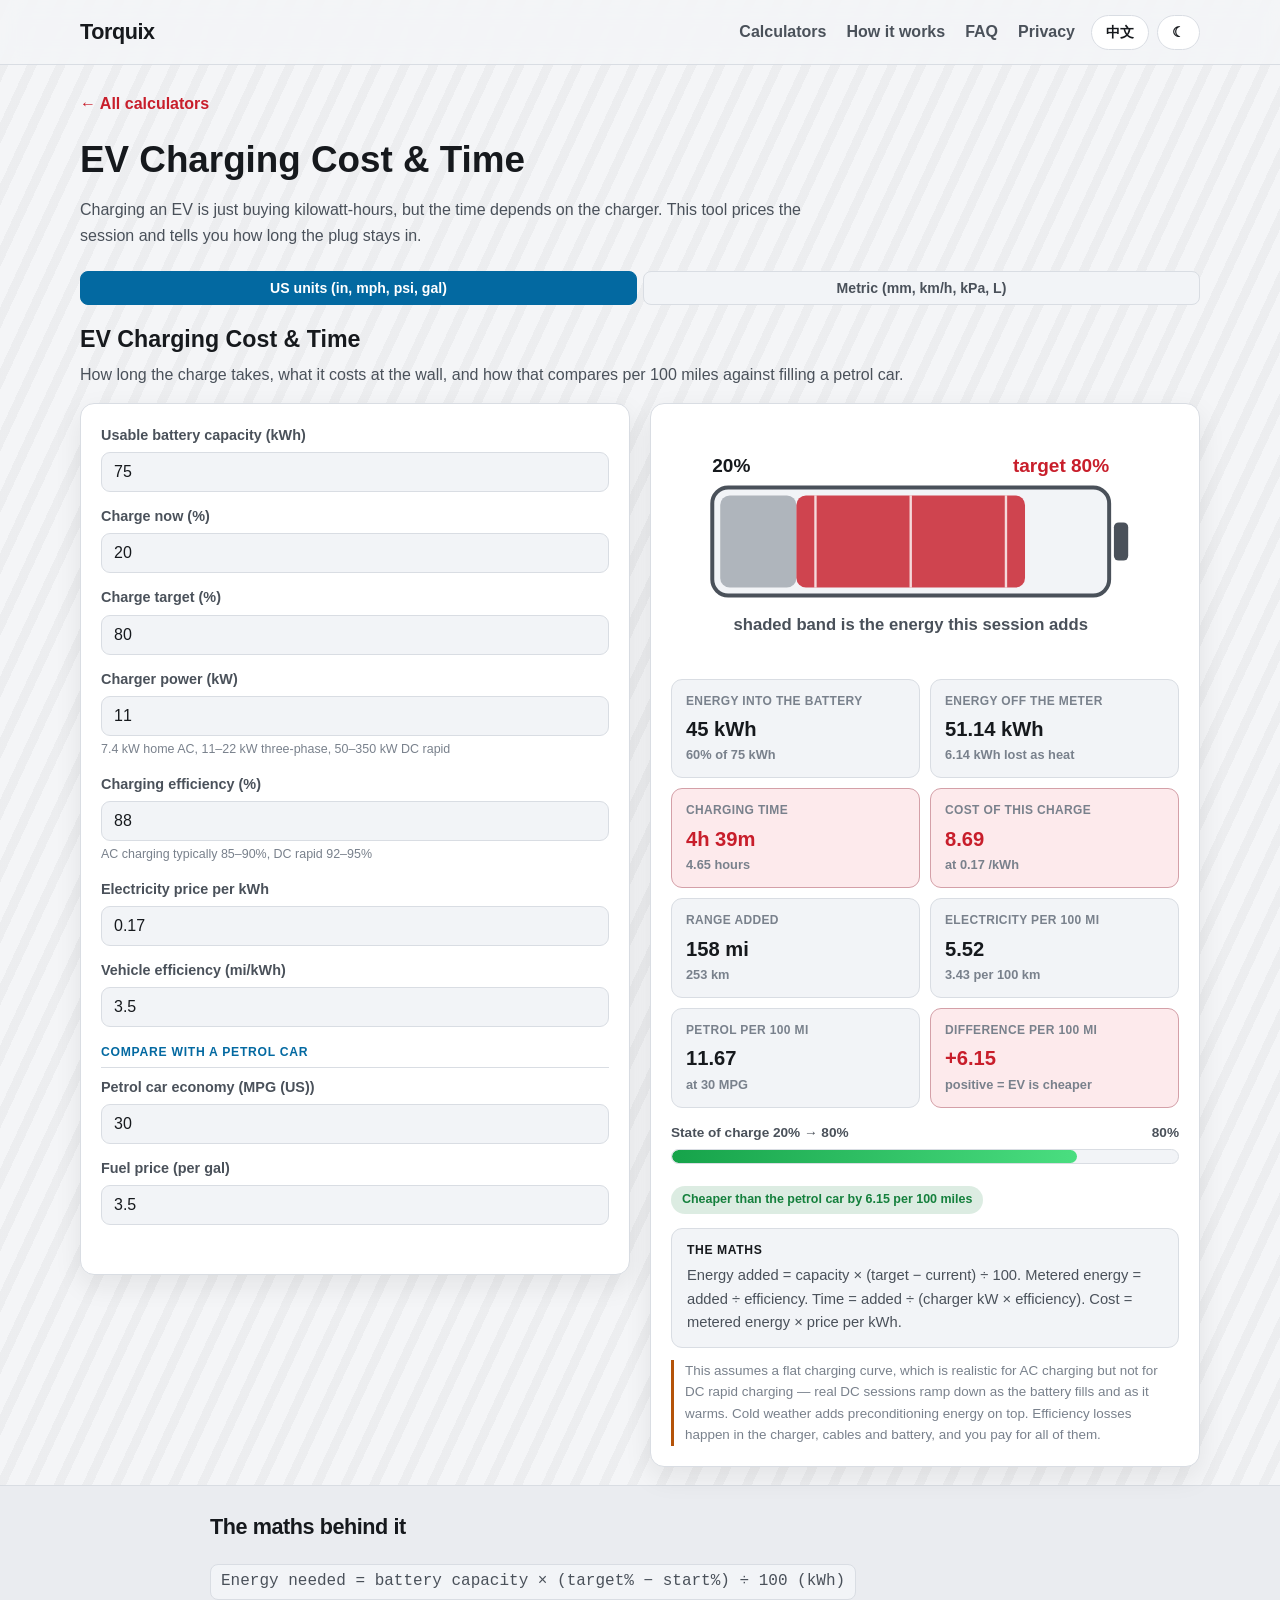
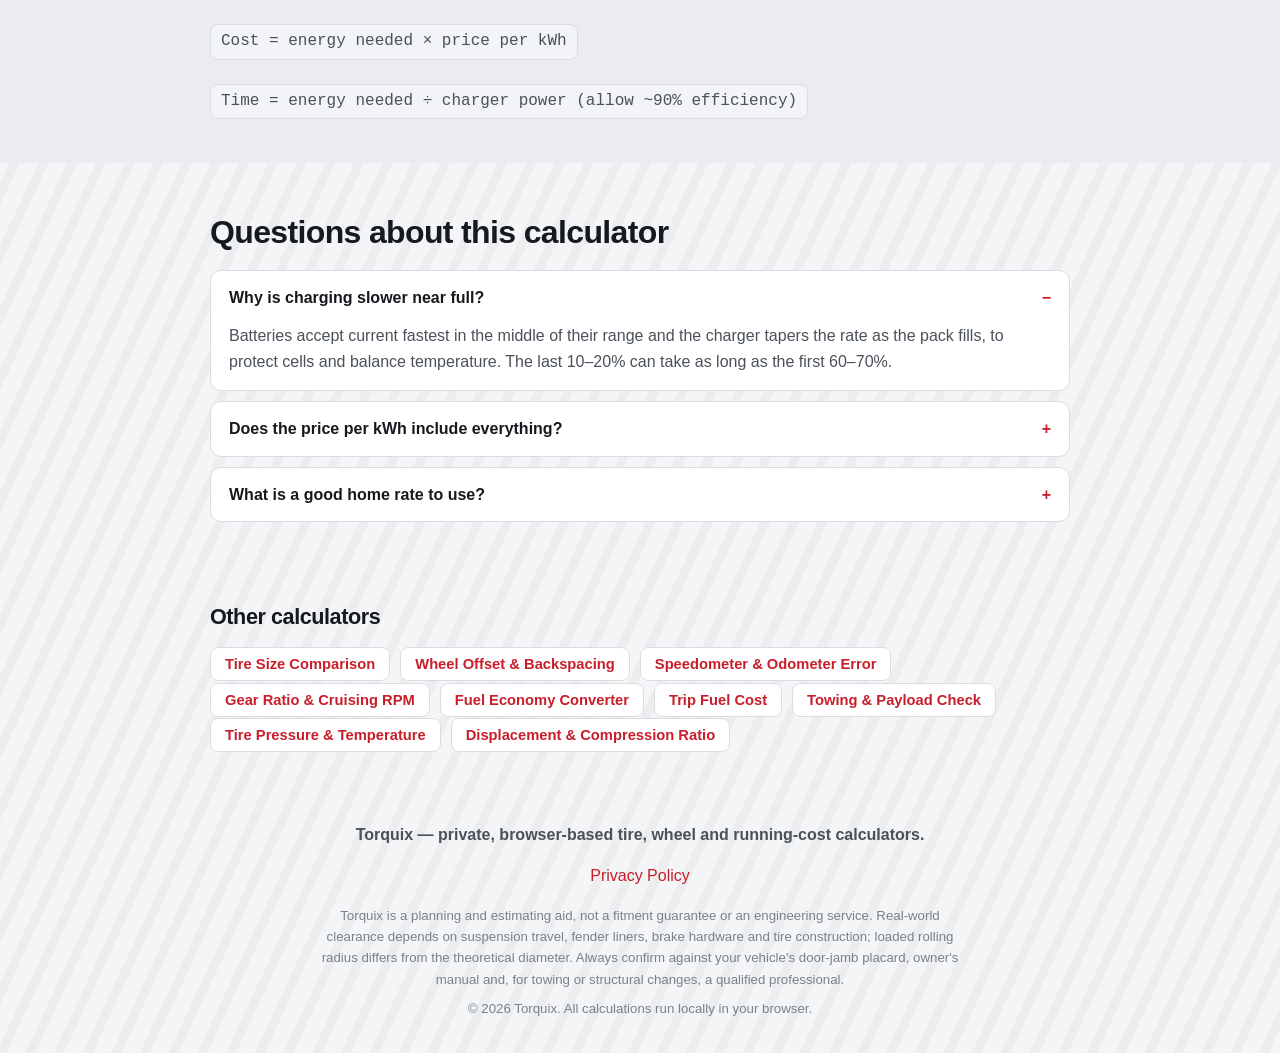
<file: tools/ev-charging-cost-calculator.html>
<!DOCTYPE html>
<html lang="en" data-lang="en" data-theme="light">
<head>
<meta charset="utf-8" />
<meta name="viewport" content="width=device-width, initial-scale=1" />
<title>EV Charging Cost & Time — Torquix</title>
<meta name="description" content="Estimate what it costs and how long it takes to charge an EV. Enter battery size, target charge, charger power and electricity price to see cost and time." />
<meta name="robots" content="index, follow, max-snippet:-1, max-image-preview:large" />
<link rel="canonical" href="https://torquix.com/tools/ev-charging-cost-calculator.html" />
<link rel="alternate" hreflang="en" href="https://torquix.com/tools/ev-charging-cost-calculator.html" />
<link rel="alternate" hreflang="zh-CN" href="https://torquix.com/tools/ev-charging-cost-calculator.html?lang=zh" />
<link rel="alternate" hreflang="x-default" href="https://torquix.com/tools/ev-charging-cost-calculator.html" />
<link rel="icon" href="../favicon.svg" type="image/svg+xml" />
<meta property="og:type" content="website" />
<meta property="og:site_name" content="Torquix" />
<meta property="og:title" content="EV Charging Cost & Time" />
<meta property="og:description" content="Estimate what it costs and how long it takes to charge an EV. Enter battery size, target charge, charger power and electricity price to see cost and time." />
<meta property="og:url" content="https://torquix.com/tools/ev-charging-cost-calculator.html" />
<meta property="og:image" content="https://torquix.com/og-image.png" />
<meta name="twitter:card" content="summary_large_image" />
<link rel="stylesheet" href="../styles.css" />

<!-- Google AdSense (Auto ads) — placeholder, inactive until a real publisher ID is connected -->
<!-- <script async src="https://pagead2.googlesyndication.com/pagead/js/adsbygoogle.js?client=ca-pub-XXXXXXXXXXXXXX" crossorigin="anonymous"></script> -->

<script type="application/ld+json">
{
  "@context": "https://schema.org",
  "@graph": [
    {
      "@type": "WebApplication",
      "name": "EV Charging Cost & Time",
      "url": "https://torquix.com/tools/ev-charging-cost-calculator.html",
      "applicationCategory": "UtilitiesApplication",
      "operatingSystem": "Any (web browser)",
      "browserRequirements": "Requires JavaScript",
      "description": "Estimate what it costs and how long it takes to charge an EV. Enter battery size, target charge, charger power and electricity price to see cost and time.",
      "inLanguage": [
        "en",
        "zh-CN"
      ],
      "isPartOf": {
        "@type": "WebSite",
        "@id": "https://torquix.com/#website"
      },
      "offers": {
        "@type": "Offer",
        "price": "0",
        "priceCurrency": "USD"
      }
    },
    {
      "@type": "BreadcrumbList",
      "itemListElement": [
        {
          "@type": "ListItem",
          "position": 1,
          "name": "Torquix",
          "item": "https://torquix.com/"
        },
        {
          "@type": "ListItem",
          "position": 2,
          "name": "EV Charging Cost & Time",
          "item": "https://torquix.com/tools/ev-charging-cost-calculator.html"
        }
      ]
    },
    {
      "@type": "FAQPage",
      "mainEntity": [
        {
          "@type": "Question",
          "name": "Why is charging slower near full?",
          "acceptedAnswer": {
            "@type": "Answer",
            "text": "Batteries accept current fastest in the middle of their range and the charger tapers the rate as the pack fills, to protect cells and balance temperature. The last 10–20% can take as long as the first 60–70%."
          }
        },
        {
          "@type": "Question",
          "name": "Does the price per kWh include everything?",
          "acceptedAnswer": {
            "@type": "Answer",
            "text": "It prices the electricity at the rate you enter. Public DC fast chargers often bill a session or per-minute fee on top, and some add idle fees, so a public stop can cost more than the energy alone."
          }
        },
        {
          "@type": "Question",
          "name": "What is a good home rate to use?",
          "acceptedAnswer": {
            "@type": "Answer",
            "text": "Use your domestic electricity tariff per kWh. Many EVs charge at home overnight on off-peak rates, which is typically far cheaper per mile than petrol — but rates vary a lot by region."
          }
        }
      ]
    }
  ]
}
</script>
<script type="application/ld+json">
{
  "@context": "https://schema.org",
  "@graph": [
    {
      "@type": "FAQPage",
      "inLanguage": "zh-CN",
      "mainEntity": [
        {
          "@type": "Question",
          "name": "为什么快充满时充电变慢？",
          "acceptedAnswer": {
            "@type": "Answer",
            "text": "电池在电量中段接受电流最快，而充电桩会在电池充满过程中逐步降低速率，以保护电芯、平衡温度。最后 10–20% 可能和前 60–70% 花一样久。"
          }
        },
        {
          "@type": "Question",
          "name": "每 kWh 价格包含一切吗？",
          "acceptedAnswer": {
            "@type": "Answer",
            "text": "它按你输入的电价给电能定价。公共直流快充常在电费之外再收会话费或按时费，有些还有占位费，所以公共充电可能比单纯电能更贵。"
          }
        },
        {
          "@type": "Question",
          "name": "家用该用哪个电价？",
          "acceptedAnswer": {
            "@type": "Answer",
            "text": "用你家每 kWh 的电价。很多电动车夜里在家用谷电充电，每英里通常比汽油便宜得多——但各地电价差异很大。"
          }
        }
      ]
    }
  ]
}
</script>
</head>
<body>

<header class="site-header">
  <div class="container nav">
    <a class="brand" href="../">Torquix</a>
    <nav class="nav-links">
      <a href="../#tools" data-i18n="nav_tools">Calculators</a>
      <a href="../#how" data-i18n="nav_how">How it works</a>
      <a href="../#faq" data-i18n="nav_faq">FAQ</a>
      <a href="../privacy.html" data-i18n="nav_privacy">Privacy</a>
    </nav>
    <div class="toggles">
      <button id="lang-toggle" type="button" aria-label="Switch language">中文</button>
      <button id="theme-toggle" type="button" aria-label="Switch theme">☾</button>
    </div>
  </div>
</header>

<main>
  <section class="tools" style="padding-top:26px">
    <div class="container">
      <a class="landing-back" href="../" data-i18n="back_all">← All calculators</a>
      <h1 style="font-size:clamp(1.6rem,3.4vw,2.3rem);margin:0 0 8px"><span class="bi-en">EV Charging Cost & Time</span><span class="bi-zh">电动车充电成本与时间</span></h1>
      <p class="section-sub" style="max-width:760px"><span class="bi-en">Charging an EV is just buying kilowatt-hours, but the time depends on the charger. This tool prices the session and tells you how long the plug stays in.</span><span class="bi-zh">给电动车充电其实就是买千瓦时，但时间取决于充电桩。本工具给这次充电定价，并告诉你插枪要插多久。</span></p>
      <div id="tools-root"></div>
      <noscript><p><strong>This calculator needs JavaScript.</strong> 本计算器需要启用 JavaScript。</p></noscript>
    </div>
  </section>

  <section class="landing-section about">
    <div class="container" style="max-width:860px">
      <h2><span class="bi-en">The maths behind it</span><span class="bi-zh">背后的计算方法</span></h2>
      <p><span class="bi-en"><span class="formula-line">Energy needed = battery capacity × (target% − start%) ÷ 100  (kWh)</span></span><span class="bi-zh"><span class="formula-line">所需电量 = 电池容量 × (目标% − 起始%) ÷ 100（kWh）</span></span></p>
      <p><span class="bi-en"><span class="formula-line">Cost = energy needed × price per kWh</span></span><span class="bi-zh"><span class="formula-line">费用 = 所需电量 × 每 kWh 价格</span></span></p>
      <p><span class="bi-en"><span class="formula-line">Time = energy needed ÷ charger power (allow ~90% efficiency)</span></span><span class="bi-zh"><span class="formula-line">时间 = 所需电量 ÷ 充电桩功率（预留约 90% 效率）</span></span></p>
    </div>
  </section>

  <section class="faq">
    <div class="container" style="max-width:860px">
      <h2><span class="bi-en">Questions about this calculator</span><span class="bi-zh">关于这个计算器的常见问题</span></h2>
      <div class="faq-list">
        <details open>
          <summary><span class="bi-en">Why is charging slower near full?</span><span class="bi-zh">为什么快充满时充电变慢？</span></summary>
          <p><span class="bi-en">Batteries accept current fastest in the middle of their range and the charger tapers the rate as the pack fills, to protect cells and balance temperature. The last 10–20% can take as long as the first 60–70%.</span><span class="bi-zh">电池在电量中段接受电流最快，而充电桩会在电池充满过程中逐步降低速率，以保护电芯、平衡温度。最后 10–20% 可能和前 60–70% 花一样久。</span></p>
        </details>
        <details>
          <summary><span class="bi-en">Does the price per kWh include everything?</span><span class="bi-zh">每 kWh 价格包含一切吗？</span></summary>
          <p><span class="bi-en">It prices the electricity at the rate you enter. Public DC fast chargers often bill a session or per-minute fee on top, and some add idle fees, so a public stop can cost more than the energy alone.</span><span class="bi-zh">它按你输入的电价给电能定价。公共直流快充常在电费之外再收会话费或按时费，有些还有占位费，所以公共充电可能比单纯电能更贵。</span></p>
        </details>
        <details>
          <summary><span class="bi-en">What is a good home rate to use?</span><span class="bi-zh">家用该用哪个电价？</span></summary>
          <p><span class="bi-en">Use your domestic electricity tariff per kWh. Many EVs charge at home overnight on off-peak rates, which is typically far cheaper per mile than petrol — but rates vary a lot by region.</span><span class="bi-zh">用你家每 kWh 的电价。很多电动车夜里在家用谷电充电，每英里通常比汽油便宜得多——但各地电价差异很大。</span></p>
        </details>
      </div>
    </div>
  </section>

  <section class="landing-section">
    <div class="container" style="max-width:860px">
      <h2><span class="bi-en">Other calculators</span><span class="bi-zh">其他计算器</span></h2>
      <ul class="related-list">
        <li><a href="tire-size-comparison.html"><span class="bi-en">Tire Size Comparison</span><span class="bi-zh">轮胎尺寸对比</span></a></li>
        <li><a href="wheel-offset-backspacing.html"><span class="bi-en">Wheel Offset & Backspacing</span><span class="bi-zh">轮毂偏距与内背距</span></a></li>
        <li><a href="speedometer-error-calculator.html"><span class="bi-en">Speedometer & Odometer Error</span><span class="bi-zh">码表与里程表误差</span></a></li>
        <li><a href="gear-ratio-rpm-calculator.html"><span class="bi-en">Gear Ratio & Cruising RPM</span><span class="bi-zh">齿比与巡航转速</span></a></li>
        <li><a href="fuel-economy-converter.html"><span class="bi-en">Fuel Economy Converter</span><span class="bi-zh">油耗单位换算</span></a></li>
        <li><a href="trip-fuel-cost-calculator.html"><span class="bi-en">Trip Fuel Cost</span><span class="bi-zh">行程油费</span></a></li>
        <li><a href="towing-payload-calculator.html"><span class="bi-en">Towing & Payload Check</span><span class="bi-zh">拖挂与载重核算</span></a></li>
        <li><a href="tire-pressure-temperature-calculator.html"><span class="bi-en">Tire Pressure & Temperature</span><span class="bi-zh">胎压与温度换算</span></a></li>
        <li><a href="engine-displacement-compression-calculator.html"><span class="bi-en">Displacement & Compression Ratio</span><span class="bi-zh">排量与压缩比</span></a></li>
      </ul>
    </div>
  </section>
</main>

<footer class="site-footer">
  <div class="container">
    <p class="tagline" data-i18n="footer_tagline">Torquix — private, browser-based tire, wheel and running-cost calculators.</p>
    <p><a href="../privacy.html" data-i18n="footer_privacy">Privacy Policy</a></p>
    <p class="disclaimer" data-i18n="footer_disclaimer">Torquix is a planning and estimating aid, not a fitment guarantee or an engineering service.</p>
    <p class="rights" data-i18n="footer_rights">© 2026 Torquix. All calculations run locally in your browser.</p>
  </div>
</footer>

<script>window.TORQUIX_TOOL = "ev-charge";</script>
<script src="../app.js"></script>
</body>
</html>
</file>
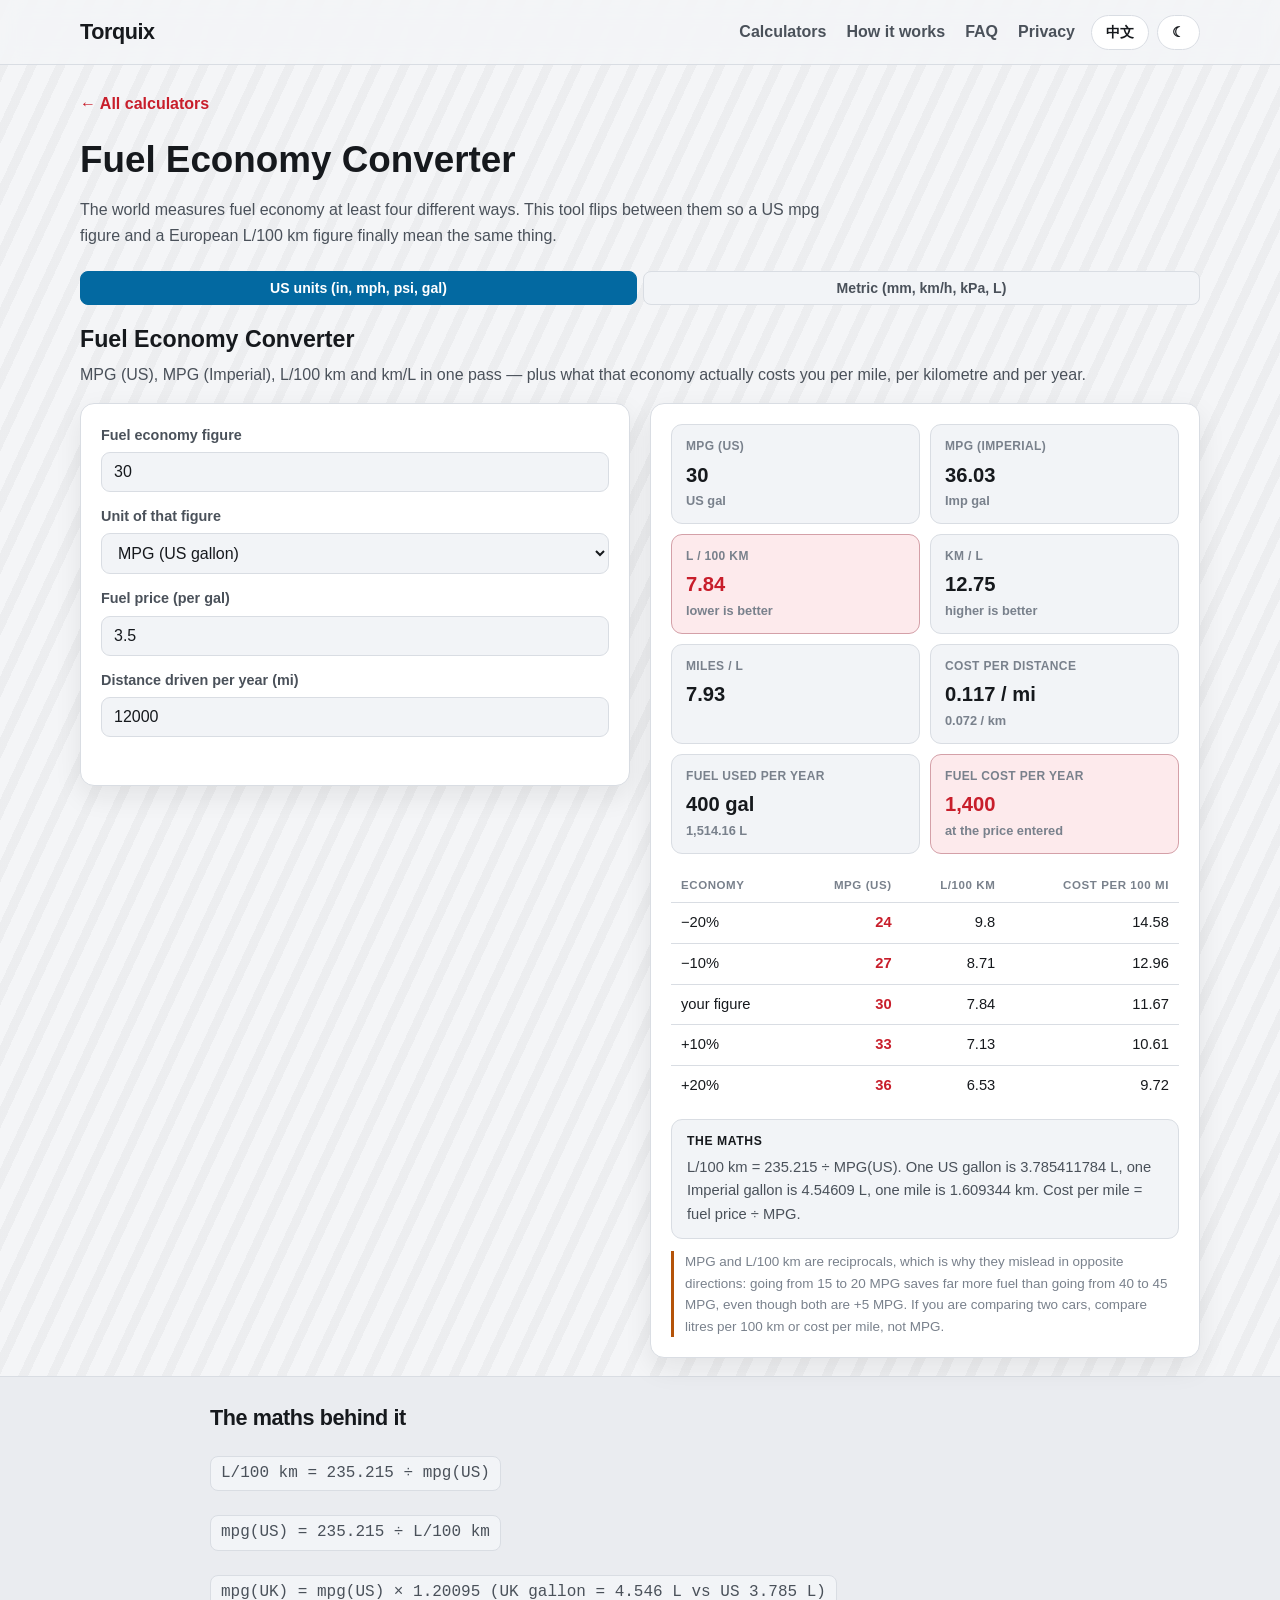
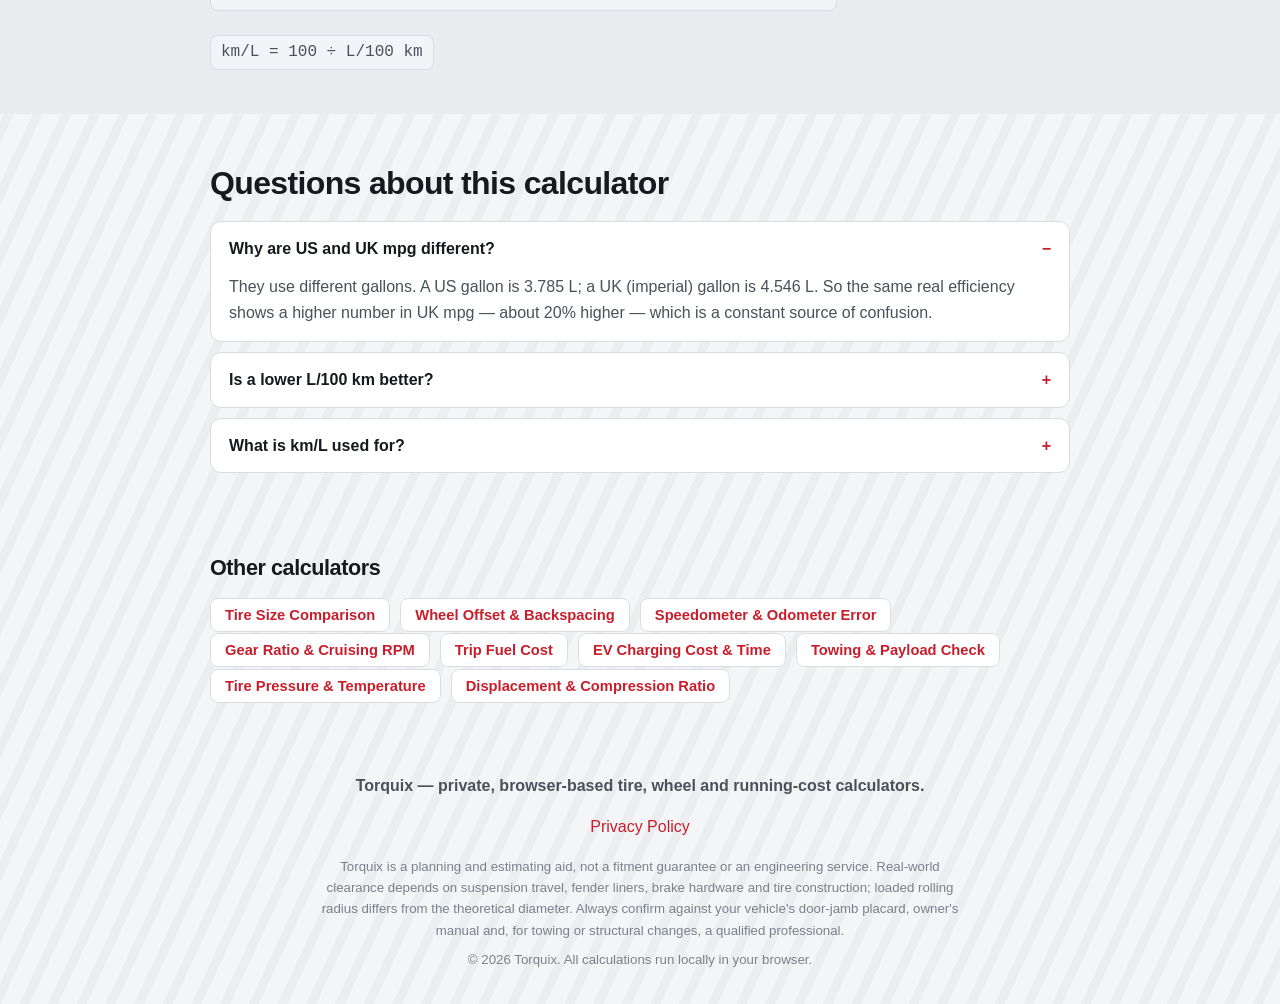
<file: tools/fuel-economy-converter.html>
<!DOCTYPE html>
<html lang="en" data-lang="en" data-theme="light">
<head>
<meta charset="utf-8" />
<meta name="viewport" content="width=device-width, initial-scale=1" />
<title>Fuel Economy Converter — Torquix</title>
<meta name="description" content="Convert between US mpg, UK mpg, L/100 km and km/L instantly. Bilingual, no sign-up — handy when comparing a US-spec car with a metric-market one." />
<meta name="robots" content="index, follow, max-snippet:-1, max-image-preview:large" />
<link rel="canonical" href="https://torquix.com/tools/fuel-economy-converter.html" />
<link rel="alternate" hreflang="en" href="https://torquix.com/tools/fuel-economy-converter.html" />
<link rel="alternate" hreflang="zh-CN" href="https://torquix.com/tools/fuel-economy-converter.html?lang=zh" />
<link rel="alternate" hreflang="x-default" href="https://torquix.com/tools/fuel-economy-converter.html" />
<link rel="icon" href="../favicon.svg" type="image/svg+xml" />
<meta property="og:type" content="website" />
<meta property="og:site_name" content="Torquix" />
<meta property="og:title" content="Fuel Economy Converter" />
<meta property="og:description" content="Convert between US mpg, UK mpg, L/100 km and km/L instantly. Bilingual, no sign-up — handy when comparing a US-spec car with a metric-market one." />
<meta property="og:url" content="https://torquix.com/tools/fuel-economy-converter.html" />
<meta property="og:image" content="https://torquix.com/og-image.png" />
<meta name="twitter:card" content="summary_large_image" />
<link rel="stylesheet" href="../styles.css" />

<!-- Google AdSense (Auto ads) — placeholder, inactive until a real publisher ID is connected -->
<!-- <script async src="https://pagead2.googlesyndication.com/pagead/js/adsbygoogle.js?client=ca-pub-XXXXXXXXXXXXXX" crossorigin="anonymous"></script> -->

<script type="application/ld+json">
{
  "@context": "https://schema.org",
  "@graph": [
    {
      "@type": "WebApplication",
      "name": "Fuel Economy Converter",
      "url": "https://torquix.com/tools/fuel-economy-converter.html",
      "applicationCategory": "UtilitiesApplication",
      "operatingSystem": "Any (web browser)",
      "browserRequirements": "Requires JavaScript",
      "description": "Convert between US mpg, UK mpg, L/100 km and km/L instantly. Bilingual, no sign-up — handy when comparing a US-spec car with a metric-market one.",
      "inLanguage": [
        "en",
        "zh-CN"
      ],
      "isPartOf": {
        "@type": "WebSite",
        "@id": "https://torquix.com/#website"
      },
      "offers": {
        "@type": "Offer",
        "price": "0",
        "priceCurrency": "USD"
      }
    },
    {
      "@type": "BreadcrumbList",
      "itemListElement": [
        {
          "@type": "ListItem",
          "position": 1,
          "name": "Torquix",
          "item": "https://torquix.com/"
        },
        {
          "@type": "ListItem",
          "position": 2,
          "name": "Fuel Economy Converter",
          "item": "https://torquix.com/tools/fuel-economy-converter.html"
        }
      ]
    },
    {
      "@type": "FAQPage",
      "mainEntity": [
        {
          "@type": "Question",
          "name": "Why are US and UK mpg different?",
          "acceptedAnswer": {
            "@type": "Answer",
            "text": "They use different gallons. A US gallon is 3.785 L; a UK (imperial) gallon is 4.546 L. So the same real efficiency shows a higher number in UK mpg — about 20% higher — which is a constant source of confusion."
          }
        },
        {
          "@type": "Question",
          "name": "Is a lower L/100 km better?",
          "acceptedAnswer": {
            "@type": "Answer",
            "text": "Yes. Litres per 100 km is a direct consumption figure: less fuel per distance is better. It is the opposite of mpg, where a higher number is better."
          }
        },
        {
          "@type": "Question",
          "name": "What is km/L used for?",
          "acceptedAnswer": {
            "@type": "Answer",
            "text": "It is common in parts of Asia and shows how many kilometres one litre takes you. It sits between mpg and L/100 km in feel: higher is better, like mpg."
          }
        }
      ]
    }
  ]
}
</script>
<script type="application/ld+json">
{
  "@context": "https://schema.org",
  "@graph": [
    {
      "@type": "FAQPage",
      "inLanguage": "zh-CN",
      "mainEntity": [
        {
          "@type": "Question",
          "name": "为什么美制与英制 mpg 不一样？",
          "acceptedAnswer": {
            "@type": "Answer",
            "text": "它们用的是不同的加仑。美制加仑 3.785 升，英制（帝国）加仑 4.546 升。所以同样的真实效率在英制 mpg 下数字更高——约高 20%——这经常让人混淆。"
          }
        },
        {
          "@type": "Question",
          "name": "L/100 km 越低越好吗？",
          "acceptedAnswer": {
            "@type": "Answer",
            "text": "是的。升/100 公里是直接的消耗量：每距离消耗的燃油越少越好。这与 mpg 相反，mpg 是越高越好。"
          }
        },
        {
          "@type": "Question",
          "name": "km/L 用来做什么？",
          "acceptedAnswer": {
            "@type": "Answer",
            "text": "在亚洲部分地区常见，表示一升油能跑多少公里。它的“手感”介于 mpg 与 L/100 km 之间：和 mpg 一样越高越好。"
          }
        }
      ]
    }
  ]
}
</script>
</head>
<body>

<header class="site-header">
  <div class="container nav">
    <a class="brand" href="../">Torquix</a>
    <nav class="nav-links">
      <a href="../#tools" data-i18n="nav_tools">Calculators</a>
      <a href="../#how" data-i18n="nav_how">How it works</a>
      <a href="../#faq" data-i18n="nav_faq">FAQ</a>
      <a href="../privacy.html" data-i18n="nav_privacy">Privacy</a>
    </nav>
    <div class="toggles">
      <button id="lang-toggle" type="button" aria-label="Switch language">中文</button>
      <button id="theme-toggle" type="button" aria-label="Switch theme">☾</button>
    </div>
  </div>
</header>

<main>
  <section class="tools" style="padding-top:26px">
    <div class="container">
      <a class="landing-back" href="../" data-i18n="back_all">← All calculators</a>
      <h1 style="font-size:clamp(1.6rem,3.4vw,2.3rem);margin:0 0 8px"><span class="bi-en">Fuel Economy Converter</span><span class="bi-zh">油耗单位换算</span></h1>
      <p class="section-sub" style="max-width:760px"><span class="bi-en">The world measures fuel economy at least four different ways. This tool flips between them so a US mpg figure and a European L/100 km figure finally mean the same thing.</span><span class="bi-zh">这个世界至少用四种方式衡量油耗。本工具在它们之间切换，让美制 mpg 和欧洲 L/100 km 终于表示同一件事。</span></p>
      <div id="tools-root"></div>
      <noscript><p><strong>This calculator needs JavaScript.</strong> 本计算器需要启用 JavaScript。</p></noscript>
    </div>
  </section>

  <section class="landing-section about">
    <div class="container" style="max-width:860px">
      <h2><span class="bi-en">The maths behind it</span><span class="bi-zh">背后的计算方法</span></h2>
      <p><span class="bi-en"><span class="formula-line">L/100 km = 235.215 ÷ mpg(US)</span></span><span class="bi-zh"><span class="formula-line">L/100 km = 235.215 ÷ mpg(美制)</span></span></p>
      <p><span class="bi-en"><span class="formula-line">mpg(US) = 235.215 ÷ L/100 km</span></span><span class="bi-zh"><span class="formula-line">mpg(美制) = 235.215 ÷ L/100 km</span></span></p>
      <p><span class="bi-en"><span class="formula-line">mpg(UK) = mpg(US) × 1.20095  (UK gallon = 4.546 L vs US 3.785 L)</span></span><span class="bi-zh"><span class="formula-line">mpg(英制) = mpg(美制) × 1.20095（英制加仑 4.546 L，美制 3.785 L）</span></span></p>
      <p><span class="bi-en"><span class="formula-line">km/L = 100 ÷ L/100 km</span></span><span class="bi-zh"><span class="formula-line">km/L = 100 ÷ L/100 km</span></span></p>
    </div>
  </section>

  <section class="faq">
    <div class="container" style="max-width:860px">
      <h2><span class="bi-en">Questions about this calculator</span><span class="bi-zh">关于这个计算器的常见问题</span></h2>
      <div class="faq-list">
        <details open>
          <summary><span class="bi-en">Why are US and UK mpg different?</span><span class="bi-zh">为什么美制与英制 mpg 不一样？</span></summary>
          <p><span class="bi-en">They use different gallons. A US gallon is 3.785 L; a UK (imperial) gallon is 4.546 L. So the same real efficiency shows a higher number in UK mpg — about 20% higher — which is a constant source of confusion.</span><span class="bi-zh">它们用的是不同的加仑。美制加仑 3.785 升，英制（帝国）加仑 4.546 升。所以同样的真实效率在英制 mpg 下数字更高——约高 20%——这经常让人混淆。</span></p>
        </details>
        <details>
          <summary><span class="bi-en">Is a lower L/100 km better?</span><span class="bi-zh">L/100 km 越低越好吗？</span></summary>
          <p><span class="bi-en">Yes. Litres per 100 km is a direct consumption figure: less fuel per distance is better. It is the opposite of mpg, where a higher number is better.</span><span class="bi-zh">是的。升/100 公里是直接的消耗量：每距离消耗的燃油越少越好。这与 mpg 相反，mpg 是越高越好。</span></p>
        </details>
        <details>
          <summary><span class="bi-en">What is km/L used for?</span><span class="bi-zh">km/L 用来做什么？</span></summary>
          <p><span class="bi-en">It is common in parts of Asia and shows how many kilometres one litre takes you. It sits between mpg and L/100 km in feel: higher is better, like mpg.</span><span class="bi-zh">在亚洲部分地区常见，表示一升油能跑多少公里。它的“手感”介于 mpg 与 L/100 km 之间：和 mpg 一样越高越好。</span></p>
        </details>
      </div>
    </div>
  </section>

  <section class="landing-section">
    <div class="container" style="max-width:860px">
      <h2><span class="bi-en">Other calculators</span><span class="bi-zh">其他计算器</span></h2>
      <ul class="related-list">
        <li><a href="tire-size-comparison.html"><span class="bi-en">Tire Size Comparison</span><span class="bi-zh">轮胎尺寸对比</span></a></li>
        <li><a href="wheel-offset-backspacing.html"><span class="bi-en">Wheel Offset & Backspacing</span><span class="bi-zh">轮毂偏距与内背距</span></a></li>
        <li><a href="speedometer-error-calculator.html"><span class="bi-en">Speedometer & Odometer Error</span><span class="bi-zh">码表与里程表误差</span></a></li>
        <li><a href="gear-ratio-rpm-calculator.html"><span class="bi-en">Gear Ratio & Cruising RPM</span><span class="bi-zh">齿比与巡航转速</span></a></li>
        <li><a href="trip-fuel-cost-calculator.html"><span class="bi-en">Trip Fuel Cost</span><span class="bi-zh">行程油费</span></a></li>
        <li><a href="ev-charging-cost-calculator.html"><span class="bi-en">EV Charging Cost & Time</span><span class="bi-zh">电动车充电成本与时间</span></a></li>
        <li><a href="towing-payload-calculator.html"><span class="bi-en">Towing & Payload Check</span><span class="bi-zh">拖挂与载重核算</span></a></li>
        <li><a href="tire-pressure-temperature-calculator.html"><span class="bi-en">Tire Pressure & Temperature</span><span class="bi-zh">胎压与温度换算</span></a></li>
        <li><a href="engine-displacement-compression-calculator.html"><span class="bi-en">Displacement & Compression Ratio</span><span class="bi-zh">排量与压缩比</span></a></li>
      </ul>
    </div>
  </section>
</main>

<footer class="site-footer">
  <div class="container">
    <p class="tagline" data-i18n="footer_tagline">Torquix — private, browser-based tire, wheel and running-cost calculators.</p>
    <p><a href="../privacy.html" data-i18n="footer_privacy">Privacy Policy</a></p>
    <p class="disclaimer" data-i18n="footer_disclaimer">Torquix is a planning and estimating aid, not a fitment guarantee or an engineering service.</p>
    <p class="rights" data-i18n="footer_rights">© 2026 Torquix. All calculations run locally in your browser.</p>
  </div>
</footer>

<script>window.TORQUIX_TOOL = "fuel-econ";</script>
<script src="../app.js"></script>
</body>
</html>
</file>
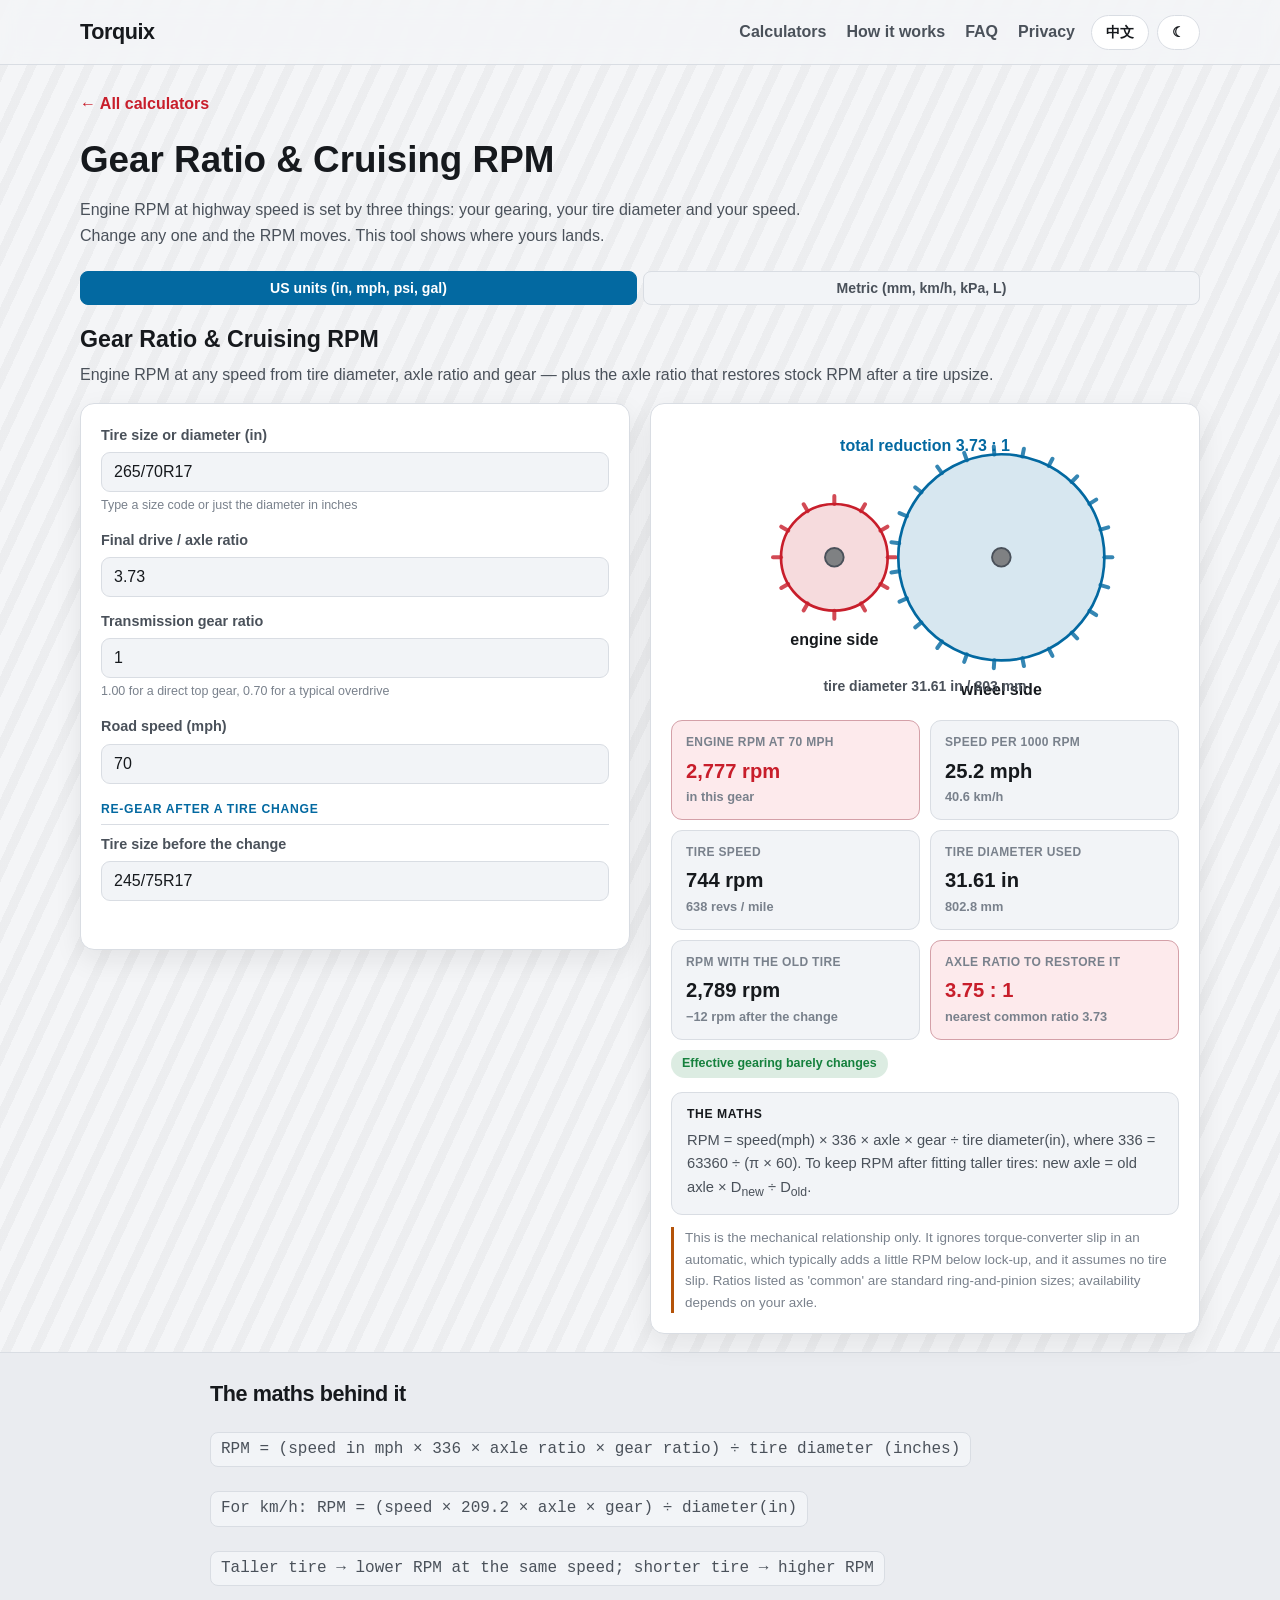
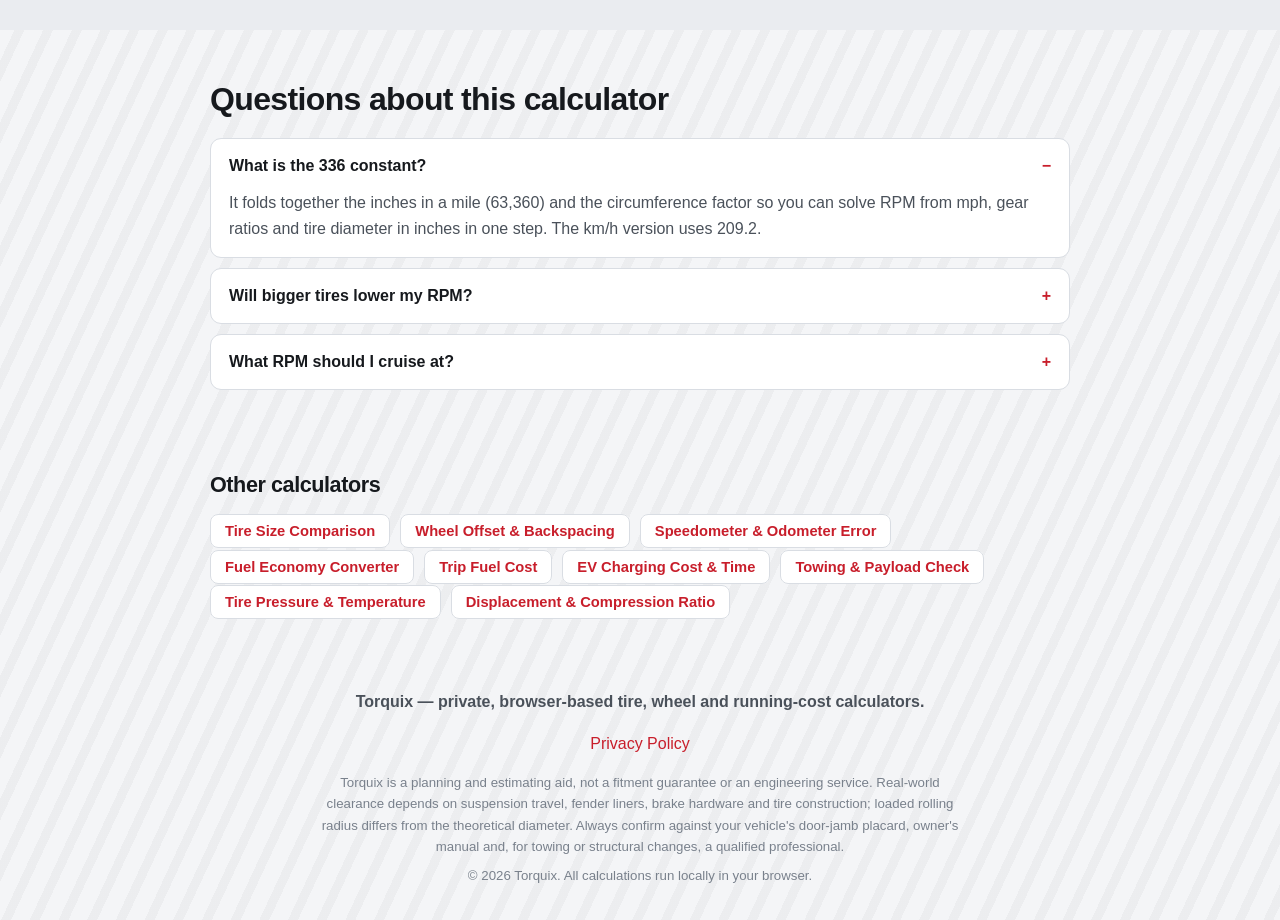
<file: tools/gear-ratio-rpm-calculator.html>
<!DOCTYPE html>
<html lang="en" data-lang="en" data-theme="light">
<head>
<meta charset="utf-8" />
<meta name="viewport" content="width=device-width, initial-scale=1" />
<title>Gear Ratio & Cruising RPM — Torquix</title>
<meta name="description" content="Find cruising RPM in any gear from tire size and final drive. Enter gear ratio, axle ratio, tire diameter and speed to see engine RPM — and how a tire change moves it." />
<meta name="robots" content="index, follow, max-snippet:-1, max-image-preview:large" />
<link rel="canonical" href="https://torquix.com/tools/gear-ratio-rpm-calculator.html" />
<link rel="alternate" hreflang="en" href="https://torquix.com/tools/gear-ratio-rpm-calculator.html" />
<link rel="alternate" hreflang="zh-CN" href="https://torquix.com/tools/gear-ratio-rpm-calculator.html?lang=zh" />
<link rel="alternate" hreflang="x-default" href="https://torquix.com/tools/gear-ratio-rpm-calculator.html" />
<link rel="icon" href="../favicon.svg" type="image/svg+xml" />
<meta property="og:type" content="website" />
<meta property="og:site_name" content="Torquix" />
<meta property="og:title" content="Gear Ratio & Cruising RPM" />
<meta property="og:description" content="Find cruising RPM in any gear from tire size and final drive. Enter gear ratio, axle ratio, tire diameter and speed to see engine RPM — and how a tire change moves it." />
<meta property="og:url" content="https://torquix.com/tools/gear-ratio-rpm-calculator.html" />
<meta property="og:image" content="https://torquix.com/og-image.png" />
<meta name="twitter:card" content="summary_large_image" />
<link rel="stylesheet" href="../styles.css" />

<!-- Google AdSense (Auto ads) — placeholder, inactive until a real publisher ID is connected -->
<!-- <script async src="https://pagead2.googlesyndication.com/pagead/js/adsbygoogle.js?client=ca-pub-XXXXXXXXXXXXXX" crossorigin="anonymous"></script> -->

<script type="application/ld+json">
{
  "@context": "https://schema.org",
  "@graph": [
    {
      "@type": "WebApplication",
      "name": "Gear Ratio & Cruising RPM",
      "url": "https://torquix.com/tools/gear-ratio-rpm-calculator.html",
      "applicationCategory": "UtilitiesApplication",
      "operatingSystem": "Any (web browser)",
      "browserRequirements": "Requires JavaScript",
      "description": "Find cruising RPM in any gear from tire size and final drive. Enter gear ratio, axle ratio, tire diameter and speed to see engine RPM — and how a tire change moves it.",
      "inLanguage": [
        "en",
        "zh-CN"
      ],
      "isPartOf": {
        "@type": "WebSite",
        "@id": "https://torquix.com/#website"
      },
      "offers": {
        "@type": "Offer",
        "price": "0",
        "priceCurrency": "USD"
      }
    },
    {
      "@type": "BreadcrumbList",
      "itemListElement": [
        {
          "@type": "ListItem",
          "position": 1,
          "name": "Torquix",
          "item": "https://torquix.com/"
        },
        {
          "@type": "ListItem",
          "position": 2,
          "name": "Gear Ratio & Cruising RPM",
          "item": "https://torquix.com/tools/gear-ratio-rpm-calculator.html"
        }
      ]
    },
    {
      "@type": "FAQPage",
      "mainEntity": [
        {
          "@type": "Question",
          "name": "What is the 336 constant?",
          "acceptedAnswer": {
            "@type": "Answer",
            "text": "It folds together the inches in a mile (63,360) and the circumference factor so you can solve RPM from mph, gear ratios and tire diameter in inches in one step. The km/h version uses 209.2."
          }
        },
        {
          "@type": "Question",
          "name": "Will bigger tires lower my RPM?",
          "acceptedAnswer": {
            "@type": "Answer",
            "text": "Yes. A taller tire covers more ground per engine revolution, so at the same road speed the engine turns slower. That can improve fuel use and reduce noise, but can also blunt acceleration."
          }
        },
        {
          "@type": "Question",
          "name": "What RPM should I cruise at?",
          "acceptedAnswer": {
            "@type": "Answer",
            "text": "It depends on the engine, but many street engines are happiest cruising between roughly 1,800 and 2,800 rpm on the highway. Very low RPM can lug the engine; very high RPM wastes fuel and makes noise."
          }
        }
      ]
    }
  ]
}
</script>
<script type="application/ld+json">
{
  "@context": "https://schema.org",
  "@graph": [
    {
      "@type": "FAQPage",
      "inLanguage": "zh-CN",
      "mainEntity": [
        {
          "@type": "Question",
          "name": "336 这个常数是什么？",
          "acceptedAnswer": {
            "@type": "Answer",
            "text": "它把一英里的英寸数（63,360）和周长系数合并在一起，让你一步从 mph、各齿比和轮胎英寸直径解出转速。公里/小时版本用 209.2。"
          }
        },
        {
          "@type": "Question",
          "name": "更大的轮胎会降低我的转速吗？",
          "acceptedAnswer": {
            "@type": "Answer",
            "text": "会。更高的轮胎每转发动机多走一段路，所以同速下发动机转得更慢。这能改善油耗、降低噪音，但也可能削弱加速。"
          }
        },
        {
          "@type": "Question",
          "name": "巡航转速应该多少？",
          "acceptedAnswer": {
            "@type": "Answer",
            "text": "取决于发动机，但很多道路发动机在高速巡航时最喜欢约 1,800 到 2,800 rpm 之间。转速过低会拖挡，过高则费油又吵。"
          }
        }
      ]
    }
  ]
}
</script>
</head>
<body>

<header class="site-header">
  <div class="container nav">
    <a class="brand" href="../">Torquix</a>
    <nav class="nav-links">
      <a href="../#tools" data-i18n="nav_tools">Calculators</a>
      <a href="../#how" data-i18n="nav_how">How it works</a>
      <a href="../#faq" data-i18n="nav_faq">FAQ</a>
      <a href="../privacy.html" data-i18n="nav_privacy">Privacy</a>
    </nav>
    <div class="toggles">
      <button id="lang-toggle" type="button" aria-label="Switch language">中文</button>
      <button id="theme-toggle" type="button" aria-label="Switch theme">☾</button>
    </div>
  </div>
</header>

<main>
  <section class="tools" style="padding-top:26px">
    <div class="container">
      <a class="landing-back" href="../" data-i18n="back_all">← All calculators</a>
      <h1 style="font-size:clamp(1.6rem,3.4vw,2.3rem);margin:0 0 8px"><span class="bi-en">Gear Ratio & Cruising RPM</span><span class="bi-zh">齿比与巡航转速</span></h1>
      <p class="section-sub" style="max-width:760px"><span class="bi-en">Engine RPM at highway speed is set by three things: your gearing, your tire diameter and your speed. Change any one and the RPM moves. This tool shows where yours lands.</span><span class="bi-zh">高速巡航时的发动机转速由三件事决定：齿比、轮胎直径和车速。改变其中任何一项，转速都会变。本工具告诉你落在哪个转速。</span></p>
      <div id="tools-root"></div>
      <noscript><p><strong>This calculator needs JavaScript.</strong> 本计算器需要启用 JavaScript。</p></noscript>
    </div>
  </section>

  <section class="landing-section about">
    <div class="container" style="max-width:860px">
      <h2><span class="bi-en">The maths behind it</span><span class="bi-zh">背后的计算方法</span></h2>
      <p><span class="bi-en"><span class="formula-line">RPM = (speed in mph × 336 × axle ratio × gear ratio) ÷ tire diameter (inches)</span></span><span class="bi-zh"><span class="formula-line">转速 = (车速 mph × 336 × 主减速比 × 挡位齿比) ÷ 轮胎直径（英寸）</span></span></p>
      <p><span class="bi-en"><span class="formula-line">For km/h: RPM = (speed × 209.2 × axle × gear) ÷ diameter(in)</span></span><span class="bi-zh"><span class="formula-line">公里/小时：转速 = (车速 × 209.2 × 主减速比 × 齿比) ÷ 直径（英寸）</span></span></p>
      <p><span class="bi-en"><span class="formula-line">Taller tire → lower RPM at the same speed; shorter tire → higher RPM</span></span><span class="bi-zh"><span class="formula-line">轮胎越高 → 同速下转速越低；轮胎越矮 → 转速越高</span></span></p>
    </div>
  </section>

  <section class="faq">
    <div class="container" style="max-width:860px">
      <h2><span class="bi-en">Questions about this calculator</span><span class="bi-zh">关于这个计算器的常见问题</span></h2>
      <div class="faq-list">
        <details open>
          <summary><span class="bi-en">What is the 336 constant?</span><span class="bi-zh">336 这个常数是什么？</span></summary>
          <p><span class="bi-en">It folds together the inches in a mile (63,360) and the circumference factor so you can solve RPM from mph, gear ratios and tire diameter in inches in one step. The km/h version uses 209.2.</span><span class="bi-zh">它把一英里的英寸数（63,360）和周长系数合并在一起，让你一步从 mph、各齿比和轮胎英寸直径解出转速。公里/小时版本用 209.2。</span></p>
        </details>
        <details>
          <summary><span class="bi-en">Will bigger tires lower my RPM?</span><span class="bi-zh">更大的轮胎会降低我的转速吗？</span></summary>
          <p><span class="bi-en">Yes. A taller tire covers more ground per engine revolution, so at the same road speed the engine turns slower. That can improve fuel use and reduce noise, but can also blunt acceleration.</span><span class="bi-zh">会。更高的轮胎每转发动机多走一段路，所以同速下发动机转得更慢。这能改善油耗、降低噪音，但也可能削弱加速。</span></p>
        </details>
        <details>
          <summary><span class="bi-en">What RPM should I cruise at?</span><span class="bi-zh">巡航转速应该多少？</span></summary>
          <p><span class="bi-en">It depends on the engine, but many street engines are happiest cruising between roughly 1,800 and 2,800 rpm on the highway. Very low RPM can lug the engine; very high RPM wastes fuel and makes noise.</span><span class="bi-zh">取决于发动机，但很多道路发动机在高速巡航时最喜欢约 1,800 到 2,800 rpm 之间。转速过低会拖挡，过高则费油又吵。</span></p>
        </details>
      </div>
    </div>
  </section>

  <section class="landing-section">
    <div class="container" style="max-width:860px">
      <h2><span class="bi-en">Other calculators</span><span class="bi-zh">其他计算器</span></h2>
      <ul class="related-list">
        <li><a href="tire-size-comparison.html"><span class="bi-en">Tire Size Comparison</span><span class="bi-zh">轮胎尺寸对比</span></a></li>
        <li><a href="wheel-offset-backspacing.html"><span class="bi-en">Wheel Offset & Backspacing</span><span class="bi-zh">轮毂偏距与内背距</span></a></li>
        <li><a href="speedometer-error-calculator.html"><span class="bi-en">Speedometer & Odometer Error</span><span class="bi-zh">码表与里程表误差</span></a></li>
        <li><a href="fuel-economy-converter.html"><span class="bi-en">Fuel Economy Converter</span><span class="bi-zh">油耗单位换算</span></a></li>
        <li><a href="trip-fuel-cost-calculator.html"><span class="bi-en">Trip Fuel Cost</span><span class="bi-zh">行程油费</span></a></li>
        <li><a href="ev-charging-cost-calculator.html"><span class="bi-en">EV Charging Cost & Time</span><span class="bi-zh">电动车充电成本与时间</span></a></li>
        <li><a href="towing-payload-calculator.html"><span class="bi-en">Towing & Payload Check</span><span class="bi-zh">拖挂与载重核算</span></a></li>
        <li><a href="tire-pressure-temperature-calculator.html"><span class="bi-en">Tire Pressure & Temperature</span><span class="bi-zh">胎压与温度换算</span></a></li>
        <li><a href="engine-displacement-compression-calculator.html"><span class="bi-en">Displacement & Compression Ratio</span><span class="bi-zh">排量与压缩比</span></a></li>
      </ul>
    </div>
  </section>
</main>

<footer class="site-footer">
  <div class="container">
    <p class="tagline" data-i18n="footer_tagline">Torquix — private, browser-based tire, wheel and running-cost calculators.</p>
    <p><a href="../privacy.html" data-i18n="footer_privacy">Privacy Policy</a></p>
    <p class="disclaimer" data-i18n="footer_disclaimer">Torquix is a planning and estimating aid, not a fitment guarantee or an engineering service.</p>
    <p class="rights" data-i18n="footer_rights">© 2026 Torquix. All calculations run locally in your browser.</p>
  </div>
</footer>

<script>window.TORQUIX_TOOL = "gearing";</script>
<script src="../app.js"></script>
</body>
</html>
</file>
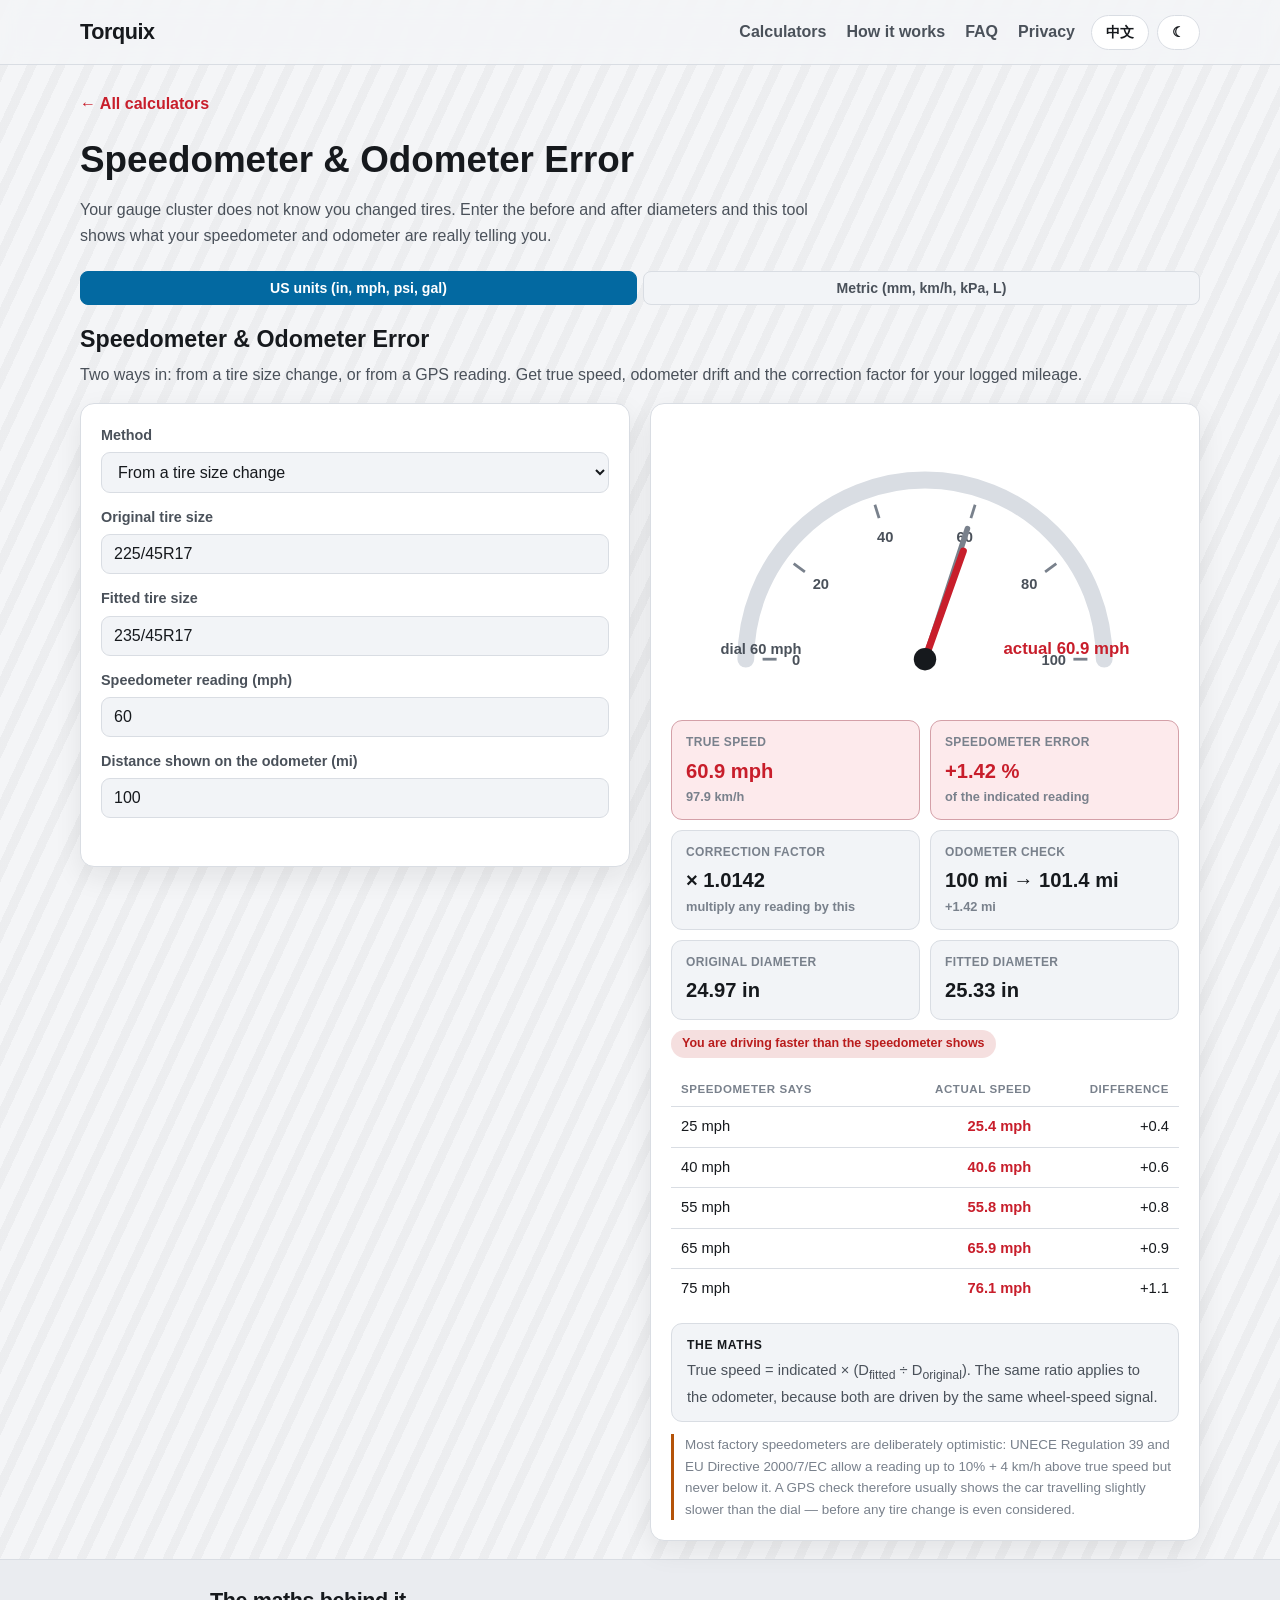
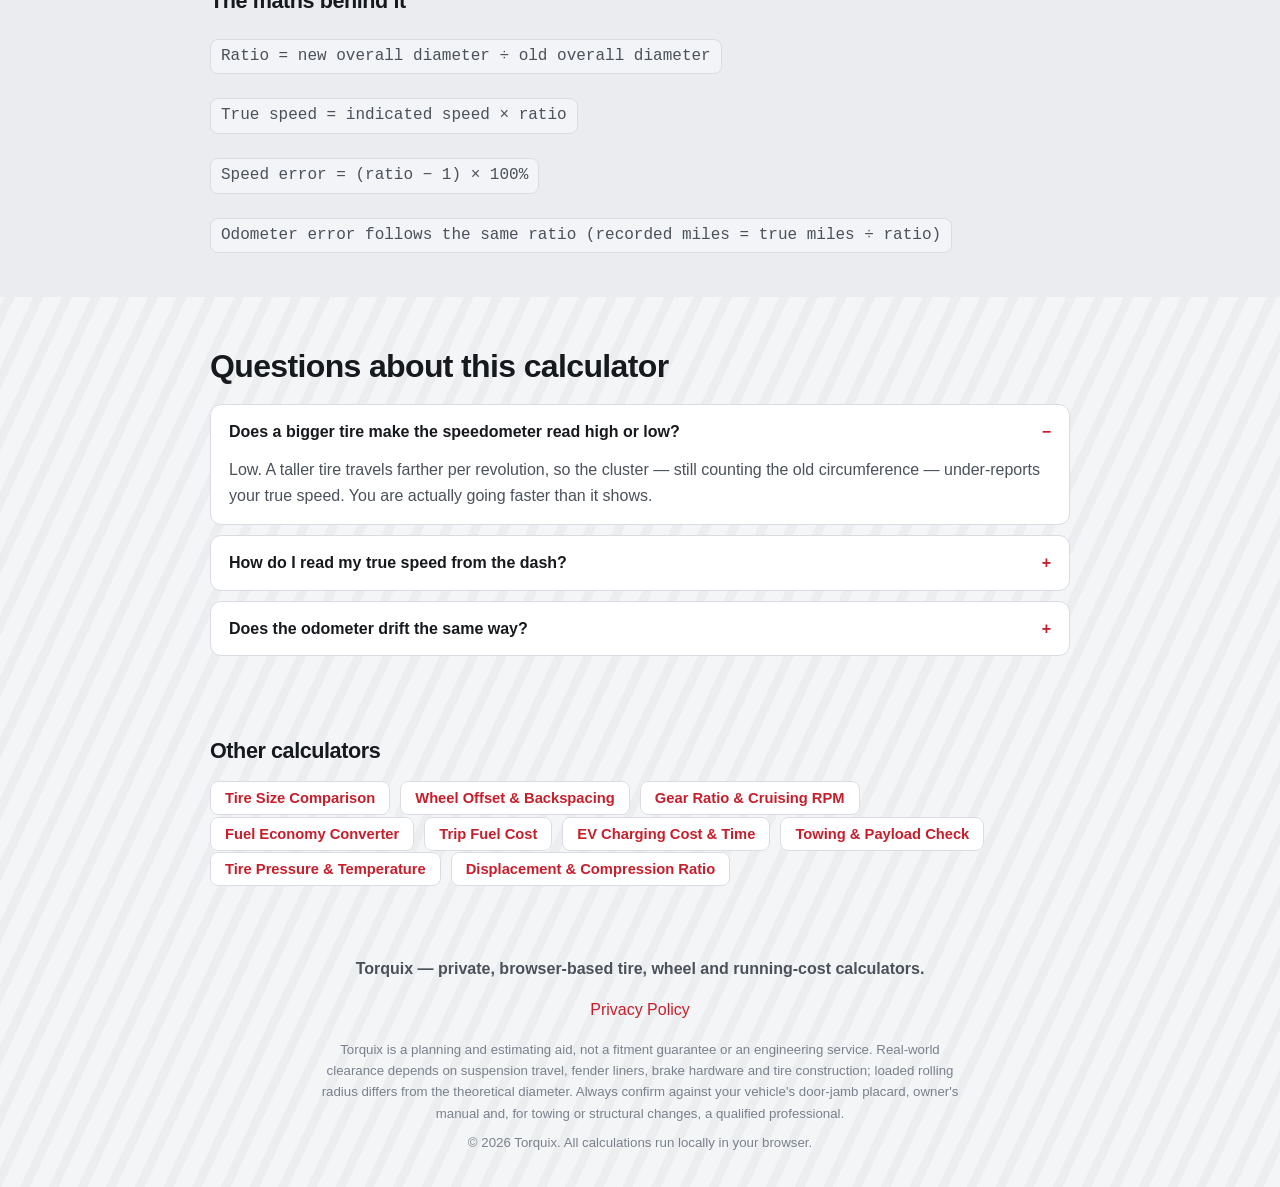
<file: tools/speedometer-error-calculator.html>
<!DOCTYPE html>
<html lang="en" data-lang="en" data-theme="light">
<head>
<meta charset="utf-8" />
<meta name="viewport" content="width=device-width, initial-scale=1" />
<title>Speedometer & Odometer Error — Torquix</title>
<meta name="description" content="Find the real speed and distance your car shows after a tire-size change. Enter the old and new tire diameters to see the speedometer and odometer error at any displayed speed." />
<meta name="robots" content="index, follow, max-snippet:-1, max-image-preview:large" />
<link rel="canonical" href="https://torquix.com/tools/speedometer-error-calculator.html" />
<link rel="alternate" hreflang="en" href="https://torquix.com/tools/speedometer-error-calculator.html" />
<link rel="alternate" hreflang="zh-CN" href="https://torquix.com/tools/speedometer-error-calculator.html?lang=zh" />
<link rel="alternate" hreflang="x-default" href="https://torquix.com/tools/speedometer-error-calculator.html" />
<link rel="icon" href="../favicon.svg" type="image/svg+xml" />
<meta property="og:type" content="website" />
<meta property="og:site_name" content="Torquix" />
<meta property="og:title" content="Speedometer & Odometer Error" />
<meta property="og:description" content="Find the real speed and distance your car shows after a tire-size change. Enter the old and new tire diameters to see the speedometer and odometer error at any displayed speed." />
<meta property="og:url" content="https://torquix.com/tools/speedometer-error-calculator.html" />
<meta property="og:image" content="https://torquix.com/og-image.png" />
<meta name="twitter:card" content="summary_large_image" />
<link rel="stylesheet" href="../styles.css" />

<!-- Google AdSense (Auto ads) — placeholder, inactive until a real publisher ID is connected -->
<!-- <script async src="https://pagead2.googlesyndication.com/pagead/js/adsbygoogle.js?client=ca-pub-XXXXXXXXXXXXXX" crossorigin="anonymous"></script> -->

<script type="application/ld+json">
{
  "@context": "https://schema.org",
  "@graph": [
    {
      "@type": "WebApplication",
      "name": "Speedometer & Odometer Error",
      "url": "https://torquix.com/tools/speedometer-error-calculator.html",
      "applicationCategory": "UtilitiesApplication",
      "operatingSystem": "Any (web browser)",
      "browserRequirements": "Requires JavaScript",
      "description": "Find the real speed and distance your car shows after a tire-size change. Enter the old and new tire diameters to see the speedometer and odometer error at any displayed speed.",
      "inLanguage": [
        "en",
        "zh-CN"
      ],
      "isPartOf": {
        "@type": "WebSite",
        "@id": "https://torquix.com/#website"
      },
      "offers": {
        "@type": "Offer",
        "price": "0",
        "priceCurrency": "USD"
      }
    },
    {
      "@type": "BreadcrumbList",
      "itemListElement": [
        {
          "@type": "ListItem",
          "position": 1,
          "name": "Torquix",
          "item": "https://torquix.com/"
        },
        {
          "@type": "ListItem",
          "position": 2,
          "name": "Speedometer & Odometer Error",
          "item": "https://torquix.com/tools/speedometer-error-calculator.html"
        }
      ]
    },
    {
      "@type": "FAQPage",
      "mainEntity": [
        {
          "@type": "Question",
          "name": "Does a bigger tire make the speedometer read high or low?",
          "acceptedAnswer": {
            "@type": "Answer",
            "text": "Low. A taller tire travels farther per revolution, so the cluster — still counting the old circumference — under-reports your true speed. You are actually going faster than it shows."
          }
        },
        {
          "@type": "Question",
          "name": "How do I read my true speed from the dash?",
          "acceptedAnswer": {
            "@type": "Answer",
            "text": "Multiply the displayed speed by the diameter ratio (new ÷ old). At a 5% larger tire and a 60 mph reading, your true speed is about 63 mph."
          }
        },
        {
          "@type": "Question",
          "name": "Does the odometer drift the same way?",
          "acceptedAnswer": {
            "@type": "Answer",
            "text": "Yes, by the same ratio. Over many miles a larger tire under-counts distance, so your recorded mileage will read lower than the ground you actually covered."
          }
        }
      ]
    }
  ]
}
</script>
<script type="application/ld+json">
{
  "@context": "https://schema.org",
  "@graph": [
    {
      "@type": "FAQPage",
      "inLanguage": "zh-CN",
      "mainEntity": [
        {
          "@type": "Question",
          "name": "更大的轮胎会让码表读高还是读低？",
          "acceptedAnswer": {
            "@type": "Answer",
            "text": "读低。更高的轮胎每转走得更远，而仪表盘仍按旧周长计数，于是低估了你的真实速度。你实际开得比它显示的更快。"
          }
        },
        {
          "@type": "Question",
          "name": "怎么从仪表盘读出真实速度？",
          "acceptedAnswer": {
            "@type": "Answer",
            "text": "把显示速度乘以直径比值（新 ÷ 旧）。若轮胎大了 5%、表显 60 mph，真实速度约为 63 mph。"
          }
        },
        {
          "@type": "Question",
          "name": "里程表也会以同样方式漂移吗？",
          "acceptedAnswer": {
            "@type": "Answer",
            "text": "会，按同一比值。长途下来，更大的轮胎会少计里程，所以记录里程会比你实际走过的路更短。"
          }
        }
      ]
    }
  ]
}
</script>
</head>
<body>

<header class="site-header">
  <div class="container nav">
    <a class="brand" href="../">Torquix</a>
    <nav class="nav-links">
      <a href="../#tools" data-i18n="nav_tools">Calculators</a>
      <a href="../#how" data-i18n="nav_how">How it works</a>
      <a href="../#faq" data-i18n="nav_faq">FAQ</a>
      <a href="../privacy.html" data-i18n="nav_privacy">Privacy</a>
    </nav>
    <div class="toggles">
      <button id="lang-toggle" type="button" aria-label="Switch language">中文</button>
      <button id="theme-toggle" type="button" aria-label="Switch theme">☾</button>
    </div>
  </div>
</header>

<main>
  <section class="tools" style="padding-top:26px">
    <div class="container">
      <a class="landing-back" href="../" data-i18n="back_all">← All calculators</a>
      <h1 style="font-size:clamp(1.6rem,3.4vw,2.3rem);margin:0 0 8px"><span class="bi-en">Speedometer & Odometer Error</span><span class="bi-zh">码表与里程表误差</span></h1>
      <p class="section-sub" style="max-width:760px"><span class="bi-en">Your gauge cluster does not know you changed tires. Enter the before and after diameters and this tool shows what your speedometer and odometer are really telling you.</span><span class="bi-zh">你的仪表盘并不知道你换了轮胎。输入换胎前后的外径，本工具就会告诉你码表和里程表到底显示了什么。</span></p>
      <div id="tools-root"></div>
      <noscript><p><strong>This calculator needs JavaScript.</strong> 本计算器需要启用 JavaScript。</p></noscript>
    </div>
  </section>

  <section class="landing-section about">
    <div class="container" style="max-width:860px">
      <h2><span class="bi-en">The maths behind it</span><span class="bi-zh">背后的计算方法</span></h2>
      <p><span class="bi-en"><span class="formula-line">Ratio = new overall diameter ÷ old overall diameter</span></span><span class="bi-zh"><span class="formula-line">比值 = 新外径 ÷ 旧外径</span></span></p>
      <p><span class="bi-en"><span class="formula-line">True speed = indicated speed × ratio</span></span><span class="bi-zh"><span class="formula-line">真实速度 = 显示速度 × 比值</span></span></p>
      <p><span class="bi-en"><span class="formula-line">Speed error = (ratio − 1) × 100%</span></span><span class="bi-zh"><span class="formula-line">速度误差 = (比值 − 1) × 100%</span></span></p>
      <p><span class="bi-en"><span class="formula-line">Odometer error follows the same ratio (recorded miles = true miles ÷ ratio)</span></span><span class="bi-zh"><span class="formula-line">里程表误差遵循同一比值（记录里程 = 真实里程 ÷ 比值）</span></span></p>
    </div>
  </section>

  <section class="faq">
    <div class="container" style="max-width:860px">
      <h2><span class="bi-en">Questions about this calculator</span><span class="bi-zh">关于这个计算器的常见问题</span></h2>
      <div class="faq-list">
        <details open>
          <summary><span class="bi-en">Does a bigger tire make the speedometer read high or low?</span><span class="bi-zh">更大的轮胎会让码表读高还是读低？</span></summary>
          <p><span class="bi-en">Low. A taller tire travels farther per revolution, so the cluster — still counting the old circumference — under-reports your true speed. You are actually going faster than it shows.</span><span class="bi-zh">读低。更高的轮胎每转走得更远，而仪表盘仍按旧周长计数，于是低估了你的真实速度。你实际开得比它显示的更快。</span></p>
        </details>
        <details>
          <summary><span class="bi-en">How do I read my true speed from the dash?</span><span class="bi-zh">怎么从仪表盘读出真实速度？</span></summary>
          <p><span class="bi-en">Multiply the displayed speed by the diameter ratio (new ÷ old). At a 5% larger tire and a 60 mph reading, your true speed is about 63 mph.</span><span class="bi-zh">把显示速度乘以直径比值（新 ÷ 旧）。若轮胎大了 5%、表显 60 mph，真实速度约为 63 mph。</span></p>
        </details>
        <details>
          <summary><span class="bi-en">Does the odometer drift the same way?</span><span class="bi-zh">里程表也会以同样方式漂移吗？</span></summary>
          <p><span class="bi-en">Yes, by the same ratio. Over many miles a larger tire under-counts distance, so your recorded mileage will read lower than the ground you actually covered.</span><span class="bi-zh">会，按同一比值。长途下来，更大的轮胎会少计里程，所以记录里程会比你实际走过的路更短。</span></p>
        </details>
      </div>
    </div>
  </section>

  <section class="landing-section">
    <div class="container" style="max-width:860px">
      <h2><span class="bi-en">Other calculators</span><span class="bi-zh">其他计算器</span></h2>
      <ul class="related-list">
        <li><a href="tire-size-comparison.html"><span class="bi-en">Tire Size Comparison</span><span class="bi-zh">轮胎尺寸对比</span></a></li>
        <li><a href="wheel-offset-backspacing.html"><span class="bi-en">Wheel Offset & Backspacing</span><span class="bi-zh">轮毂偏距与内背距</span></a></li>
        <li><a href="gear-ratio-rpm-calculator.html"><span class="bi-en">Gear Ratio & Cruising RPM</span><span class="bi-zh">齿比与巡航转速</span></a></li>
        <li><a href="fuel-economy-converter.html"><span class="bi-en">Fuel Economy Converter</span><span class="bi-zh">油耗单位换算</span></a></li>
        <li><a href="trip-fuel-cost-calculator.html"><span class="bi-en">Trip Fuel Cost</span><span class="bi-zh">行程油费</span></a></li>
        <li><a href="ev-charging-cost-calculator.html"><span class="bi-en">EV Charging Cost & Time</span><span class="bi-zh">电动车充电成本与时间</span></a></li>
        <li><a href="towing-payload-calculator.html"><span class="bi-en">Towing & Payload Check</span><span class="bi-zh">拖挂与载重核算</span></a></li>
        <li><a href="tire-pressure-temperature-calculator.html"><span class="bi-en">Tire Pressure & Temperature</span><span class="bi-zh">胎压与温度换算</span></a></li>
        <li><a href="engine-displacement-compression-calculator.html"><span class="bi-en">Displacement & Compression Ratio</span><span class="bi-zh">排量与压缩比</span></a></li>
      </ul>
    </div>
  </section>
</main>

<footer class="site-footer">
  <div class="container">
    <p class="tagline" data-i18n="footer_tagline">Torquix — private, browser-based tire, wheel and running-cost calculators.</p>
    <p><a href="../privacy.html" data-i18n="footer_privacy">Privacy Policy</a></p>
    <p class="disclaimer" data-i18n="footer_disclaimer">Torquix is a planning and estimating aid, not a fitment guarantee or an engineering service.</p>
    <p class="rights" data-i18n="footer_rights">© 2026 Torquix. All calculations run locally in your browser.</p>
  </div>
</footer>

<script>window.TORQUIX_TOOL = "speedo";</script>
<script src="../app.js"></script>
</body>
</html>
</file>
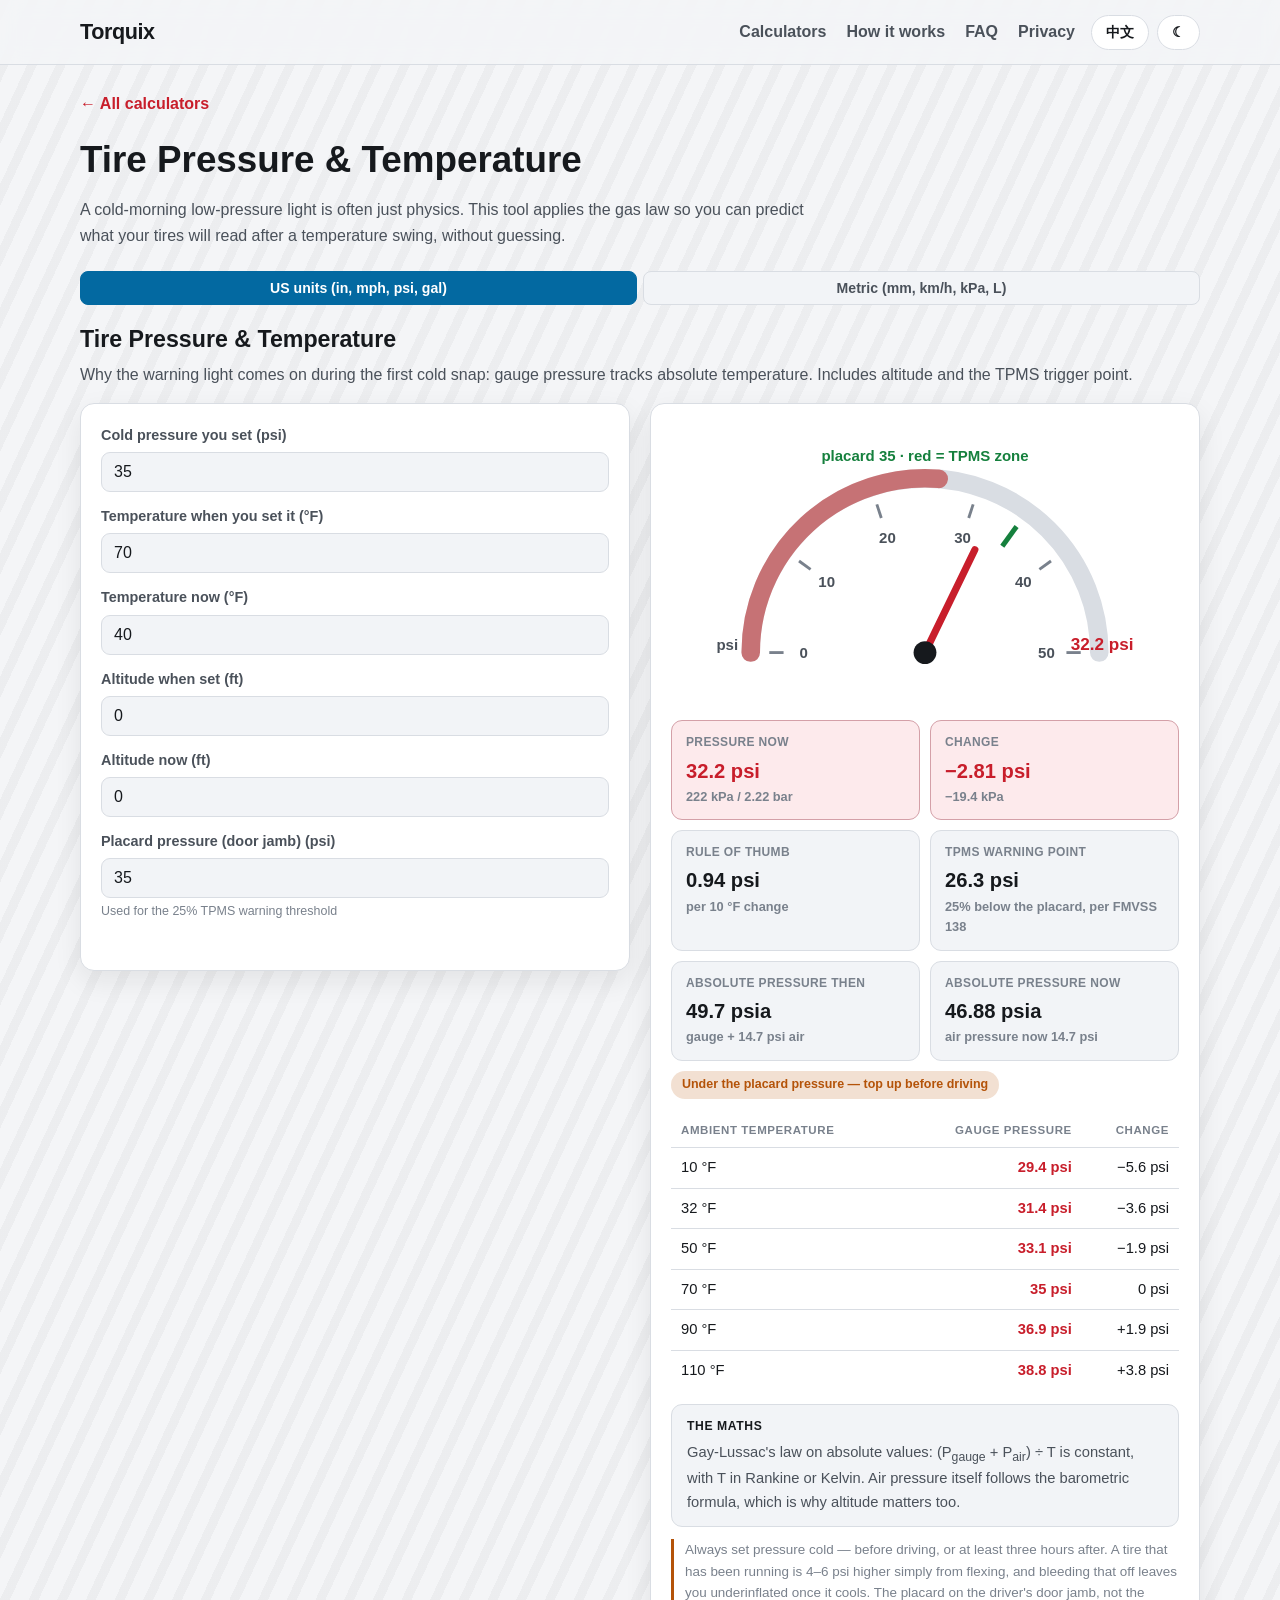
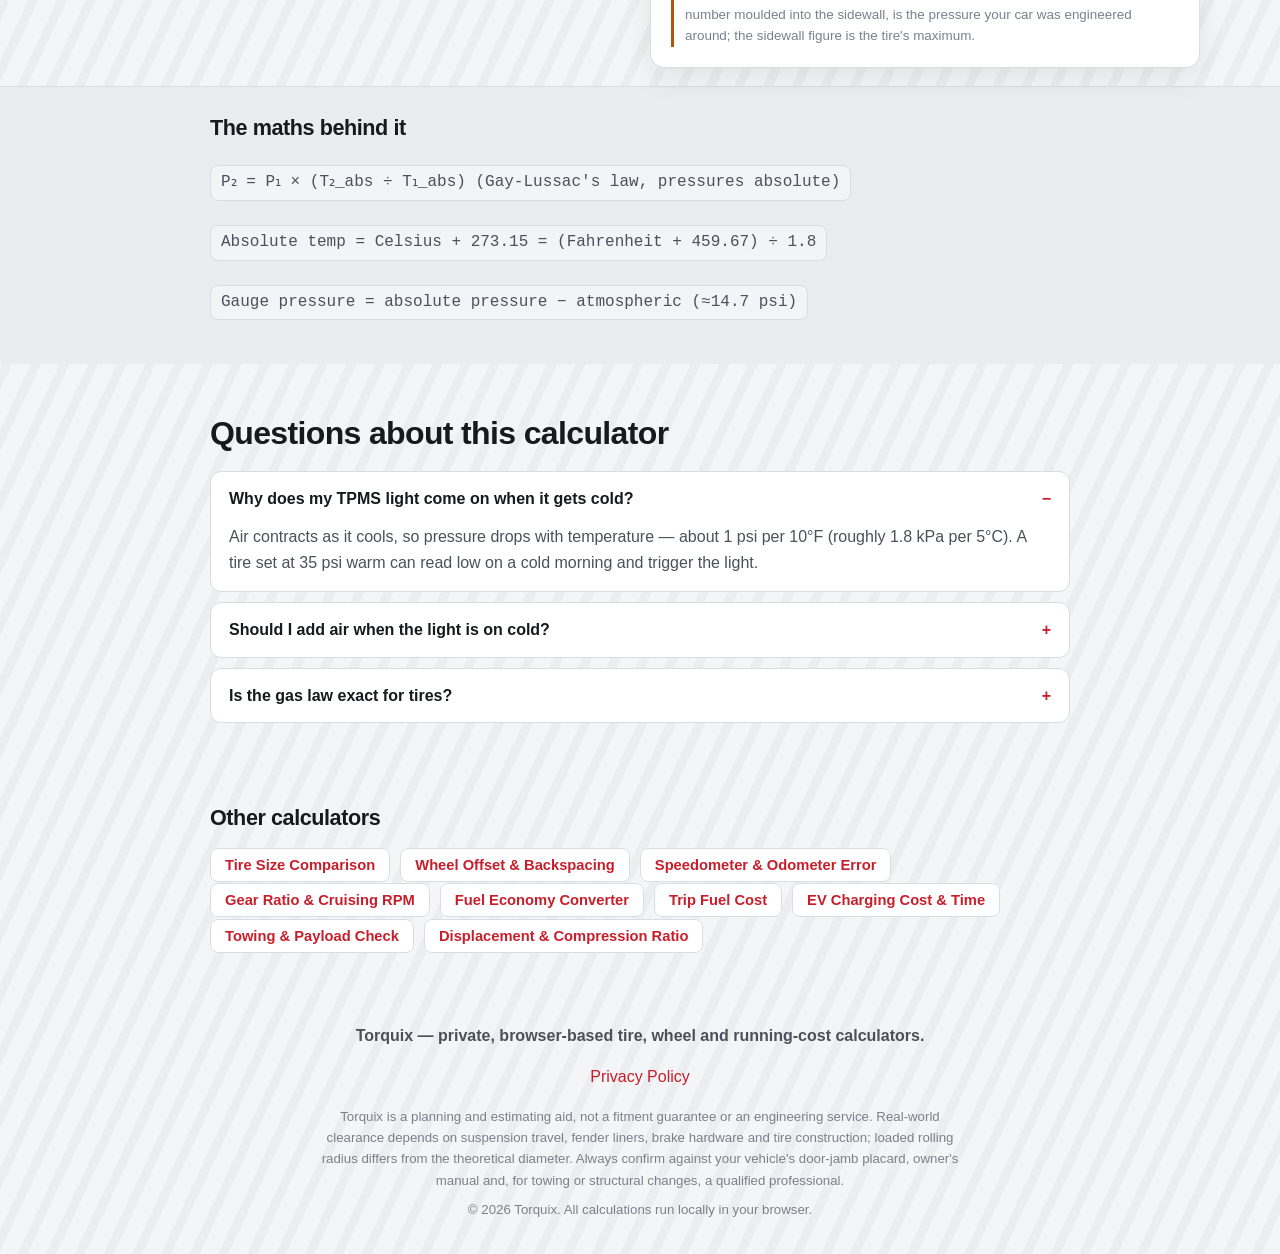
<file: tools/tire-pressure-temperature-calculator.html>
<!DOCTYPE html>
<html lang="en" data-lang="en" data-theme="light">
<head>
<meta charset="utf-8" />
<meta name="viewport" content="width=device-width, initial-scale=1" />
<title>Tire Pressure & Temperature — Torquix</title>
<meta name="description" content="See how tire pressure changes with temperature. Enter a known pressure and temperature to find the pressure at a new temperature, using the absolute-temperature gas law." />
<meta name="robots" content="index, follow, max-snippet:-1, max-image-preview:large" />
<link rel="canonical" href="https://torquix.com/tools/tire-pressure-temperature-calculator.html" />
<link rel="alternate" hreflang="en" href="https://torquix.com/tools/tire-pressure-temperature-calculator.html" />
<link rel="alternate" hreflang="zh-CN" href="https://torquix.com/tools/tire-pressure-temperature-calculator.html?lang=zh" />
<link rel="alternate" hreflang="x-default" href="https://torquix.com/tools/tire-pressure-temperature-calculator.html" />
<link rel="icon" href="../favicon.svg" type="image/svg+xml" />
<meta property="og:type" content="website" />
<meta property="og:site_name" content="Torquix" />
<meta property="og:title" content="Tire Pressure & Temperature" />
<meta property="og:description" content="See how tire pressure changes with temperature. Enter a known pressure and temperature to find the pressure at a new temperature, using the absolute-temperature gas law." />
<meta property="og:url" content="https://torquix.com/tools/tire-pressure-temperature-calculator.html" />
<meta property="og:image" content="https://torquix.com/og-image.png" />
<meta name="twitter:card" content="summary_large_image" />
<link rel="stylesheet" href="../styles.css" />

<!-- Google AdSense (Auto ads) — placeholder, inactive until a real publisher ID is connected -->
<!-- <script async src="https://pagead2.googlesyndication.com/pagead/js/adsbygoogle.js?client=ca-pub-XXXXXXXXXXXXXX" crossorigin="anonymous"></script> -->

<script type="application/ld+json">
{
  "@context": "https://schema.org",
  "@graph": [
    {
      "@type": "WebApplication",
      "name": "Tire Pressure & Temperature",
      "url": "https://torquix.com/tools/tire-pressure-temperature-calculator.html",
      "applicationCategory": "UtilitiesApplication",
      "operatingSystem": "Any (web browser)",
      "browserRequirements": "Requires JavaScript",
      "description": "See how tire pressure changes with temperature. Enter a known pressure and temperature to find the pressure at a new temperature, using the absolute-temperature gas law.",
      "inLanguage": [
        "en",
        "zh-CN"
      ],
      "isPartOf": {
        "@type": "WebSite",
        "@id": "https://torquix.com/#website"
      },
      "offers": {
        "@type": "Offer",
        "price": "0",
        "priceCurrency": "USD"
      }
    },
    {
      "@type": "BreadcrumbList",
      "itemListElement": [
        {
          "@type": "ListItem",
          "position": 1,
          "name": "Torquix",
          "item": "https://torquix.com/"
        },
        {
          "@type": "ListItem",
          "position": 2,
          "name": "Tire Pressure & Temperature",
          "item": "https://torquix.com/tools/tire-pressure-temperature-calculator.html"
        }
      ]
    },
    {
      "@type": "FAQPage",
      "mainEntity": [
        {
          "@type": "Question",
          "name": "Why does my TPMS light come on when it gets cold?",
          "acceptedAnswer": {
            "@type": "Answer",
            "text": "Air contracts as it cools, so pressure drops with temperature — about 1 psi per 10°F (roughly 1.8 kPa per 5°C). A tire set at 35 psi warm can read low on a cold morning and trigger the light."
          }
        },
        {
          "@type": "Question",
          "name": "Should I add air when the light is on cold?",
          "acceptedAnswer": {
            "@type": "Answer",
            "text": "If the tire is actually below its placard pressure when cold, yes — top it to the placard and recheck. But do not chase the warm reading; the placard pressure is a cold specification."
          }
        },
        {
          "@type": "Question",
          "name": "Is the gas law exact for tires?",
          "acceptedAnswer": {
            "@type": "Answer",
            "text": "It is a good approximation for the air's pressure–temperature relation at fixed volume. Real tires flex and heat as you drive, so on-road pressure rises above the cold calculation — which is why you set pressure cold."
          }
        }
      ]
    }
  ]
}
</script>
<script type="application/ld+json">
{
  "@context": "https://schema.org",
  "@graph": [
    {
      "@type": "FAQPage",
      "inLanguage": "zh-CN",
      "mainEntity": [
        {
          "@type": "Question",
          "name": "为什么天冷时 TPMS 灯会亮？",
          "acceptedAnswer": {
            "@type": "Answer",
            "text": "空气遇冷收缩，所以压力随温度下降——约每 10°F 降 1 psi（约每 5°C 降 1.8 kPa）。35 psi 的热胎在冷早晨可能读偏低，从而触发警示灯。"
          }
        },
        {
          "@type": "Question",
          "name": "冷车时灯亮了要补气吗？",
          "acceptedAnswer": {
            "@type": "Answer",
            "text": "如果冷车时轮胎确实低于铭牌压力，要——补到铭牌值再复查。但不要去追热车读数；铭牌压力是冷车标准。"
          }
        },
        {
          "@type": "Question",
          "name": "气体定律对轮胎完全精确吗？",
          "acceptedAnswer": {
            "@type": "Answer",
            "text": "在定容下，它是空气压力-温度关系的一个很好的近似。真实轮胎行驶时会形变生热，所以路上压力会高于冷车计算值——这正是为什么要在冷车时设定压力。"
          }
        }
      ]
    }
  ]
}
</script>
</head>
<body>

<header class="site-header">
  <div class="container nav">
    <a class="brand" href="../">Torquix</a>
    <nav class="nav-links">
      <a href="../#tools" data-i18n="nav_tools">Calculators</a>
      <a href="../#how" data-i18n="nav_how">How it works</a>
      <a href="../#faq" data-i18n="nav_faq">FAQ</a>
      <a href="../privacy.html" data-i18n="nav_privacy">Privacy</a>
    </nav>
    <div class="toggles">
      <button id="lang-toggle" type="button" aria-label="Switch language">中文</button>
      <button id="theme-toggle" type="button" aria-label="Switch theme">☾</button>
    </div>
  </div>
</header>

<main>
  <section class="tools" style="padding-top:26px">
    <div class="container">
      <a class="landing-back" href="../" data-i18n="back_all">← All calculators</a>
      <h1 style="font-size:clamp(1.6rem,3.4vw,2.3rem);margin:0 0 8px"><span class="bi-en">Tire Pressure & Temperature</span><span class="bi-zh">胎压与温度换算</span></h1>
      <p class="section-sub" style="max-width:760px"><span class="bi-en">A cold-morning low-pressure light is often just physics. This tool applies the gas law so you can predict what your tires will read after a temperature swing, without guessing.</span><span class="bi-zh">冷天早晨亮起的低压灯往往只是物理现象。本工具套用气体定律，让你无需猜测就能预测温度变化后胎压会读多少。</span></p>
      <div id="tools-root"></div>
      <noscript><p><strong>This calculator needs JavaScript.</strong> 本计算器需要启用 JavaScript。</p></noscript>
    </div>
  </section>

  <section class="landing-section about">
    <div class="container" style="max-width:860px">
      <h2><span class="bi-en">The maths behind it</span><span class="bi-zh">背后的计算方法</span></h2>
      <p><span class="bi-en"><span class="formula-line">P₂ = P₁ × (T₂_abs ÷ T₁_abs)   (Gay-Lussac's law, pressures absolute)</span></span><span class="bi-zh"><span class="formula-line">P₂ = P₁ × (T₂绝对 ÷ T₁绝对)（盖-吕萨克定律，压力取绝对压力）</span></span></p>
      <p><span class="bi-en"><span class="formula-line">Absolute temp = Celsius + 273.15 = (Fahrenheit + 459.67) ÷ 1.8</span></span><span class="bi-zh"><span class="formula-line">绝对温度 = 摄氏 + 273.15 = (华氏 + 459.67) ÷ 1.8</span></span></p>
      <p><span class="bi-en"><span class="formula-line">Gauge pressure = absolute pressure − atmospheric (≈14.7 psi)</span></span><span class="bi-zh"><span class="formula-line">表压 = 绝对压力 − 大气压（约 14.7 psi）</span></span></p>
    </div>
  </section>

  <section class="faq">
    <div class="container" style="max-width:860px">
      <h2><span class="bi-en">Questions about this calculator</span><span class="bi-zh">关于这个计算器的常见问题</span></h2>
      <div class="faq-list">
        <details open>
          <summary><span class="bi-en">Why does my TPMS light come on when it gets cold?</span><span class="bi-zh">为什么天冷时 TPMS 灯会亮？</span></summary>
          <p><span class="bi-en">Air contracts as it cools, so pressure drops with temperature — about 1 psi per 10°F (roughly 1.8 kPa per 5°C). A tire set at 35 psi warm can read low on a cold morning and trigger the light.</span><span class="bi-zh">空气遇冷收缩，所以压力随温度下降——约每 10°F 降 1 psi（约每 5°C 降 1.8 kPa）。35 psi 的热胎在冷早晨可能读偏低，从而触发警示灯。</span></p>
        </details>
        <details>
          <summary><span class="bi-en">Should I add air when the light is on cold?</span><span class="bi-zh">冷车时灯亮了要补气吗？</span></summary>
          <p><span class="bi-en">If the tire is actually below its placard pressure when cold, yes — top it to the placard and recheck. But do not chase the warm reading; the placard pressure is a cold specification.</span><span class="bi-zh">如果冷车时轮胎确实低于铭牌压力，要——补到铭牌值再复查。但不要去追热车读数；铭牌压力是冷车标准。</span></p>
        </details>
        <details>
          <summary><span class="bi-en">Is the gas law exact for tires?</span><span class="bi-zh">气体定律对轮胎完全精确吗？</span></summary>
          <p><span class="bi-en">It is a good approximation for the air's pressure–temperature relation at fixed volume. Real tires flex and heat as you drive, so on-road pressure rises above the cold calculation — which is why you set pressure cold.</span><span class="bi-zh">在定容下，它是空气压力-温度关系的一个很好的近似。真实轮胎行驶时会形变生热，所以路上压力会高于冷车计算值——这正是为什么要在冷车时设定压力。</span></p>
        </details>
      </div>
    </div>
  </section>

  <section class="landing-section">
    <div class="container" style="max-width:860px">
      <h2><span class="bi-en">Other calculators</span><span class="bi-zh">其他计算器</span></h2>
      <ul class="related-list">
        <li><a href="tire-size-comparison.html"><span class="bi-en">Tire Size Comparison</span><span class="bi-zh">轮胎尺寸对比</span></a></li>
        <li><a href="wheel-offset-backspacing.html"><span class="bi-en">Wheel Offset & Backspacing</span><span class="bi-zh">轮毂偏距与内背距</span></a></li>
        <li><a href="speedometer-error-calculator.html"><span class="bi-en">Speedometer & Odometer Error</span><span class="bi-zh">码表与里程表误差</span></a></li>
        <li><a href="gear-ratio-rpm-calculator.html"><span class="bi-en">Gear Ratio & Cruising RPM</span><span class="bi-zh">齿比与巡航转速</span></a></li>
        <li><a href="fuel-economy-converter.html"><span class="bi-en">Fuel Economy Converter</span><span class="bi-zh">油耗单位换算</span></a></li>
        <li><a href="trip-fuel-cost-calculator.html"><span class="bi-en">Trip Fuel Cost</span><span class="bi-zh">行程油费</span></a></li>
        <li><a href="ev-charging-cost-calculator.html"><span class="bi-en">EV Charging Cost & Time</span><span class="bi-zh">电动车充电成本与时间</span></a></li>
        <li><a href="towing-payload-calculator.html"><span class="bi-en">Towing & Payload Check</span><span class="bi-zh">拖挂与载重核算</span></a></li>
        <li><a href="engine-displacement-compression-calculator.html"><span class="bi-en">Displacement & Compression Ratio</span><span class="bi-zh">排量与压缩比</span></a></li>
      </ul>
    </div>
  </section>
</main>

<footer class="site-footer">
  <div class="container">
    <p class="tagline" data-i18n="footer_tagline">Torquix — private, browser-based tire, wheel and running-cost calculators.</p>
    <p><a href="../privacy.html" data-i18n="footer_privacy">Privacy Policy</a></p>
    <p class="disclaimer" data-i18n="footer_disclaimer">Torquix is a planning and estimating aid, not a fitment guarantee or an engineering service.</p>
    <p class="rights" data-i18n="footer_rights">© 2026 Torquix. All calculations run locally in your browser.</p>
  </div>
</footer>

<script>window.TORQUIX_TOOL = "tire-pressure";</script>
<script src="../app.js"></script>
</body>
</html>
</file>
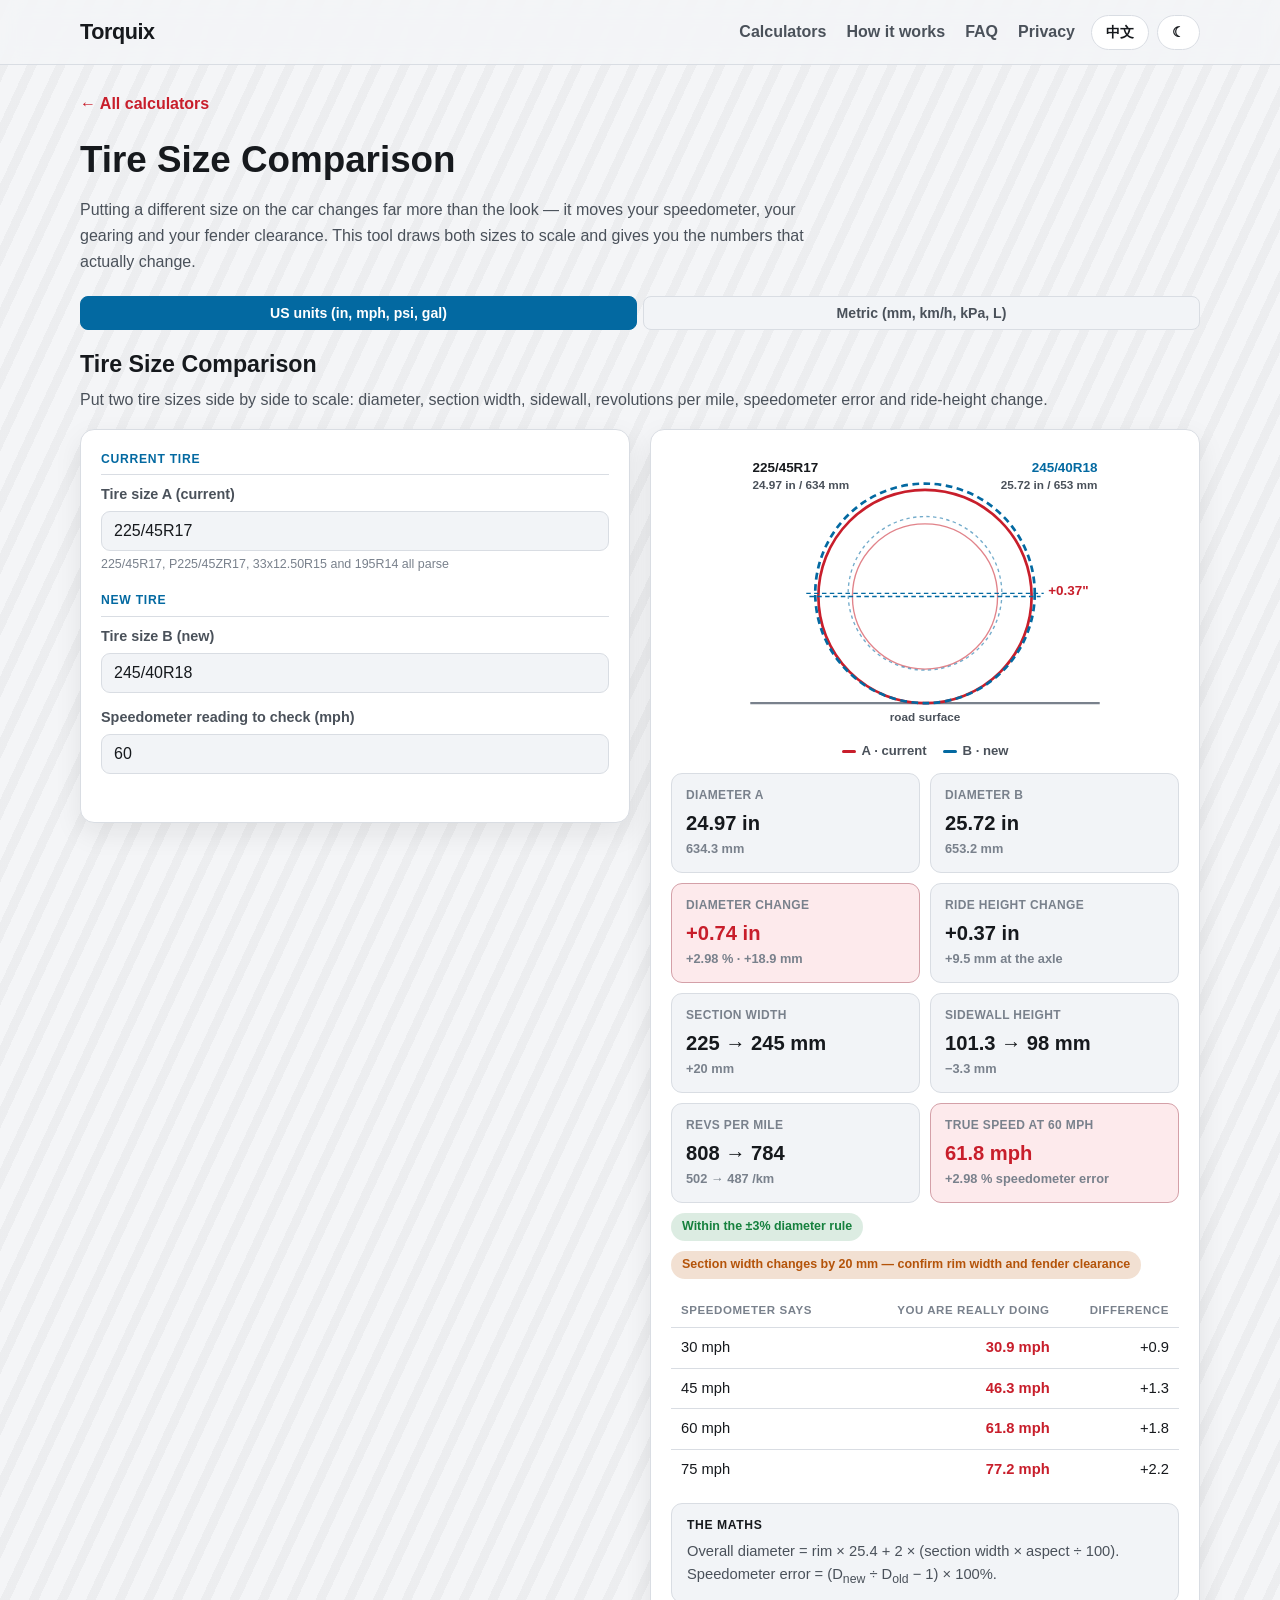
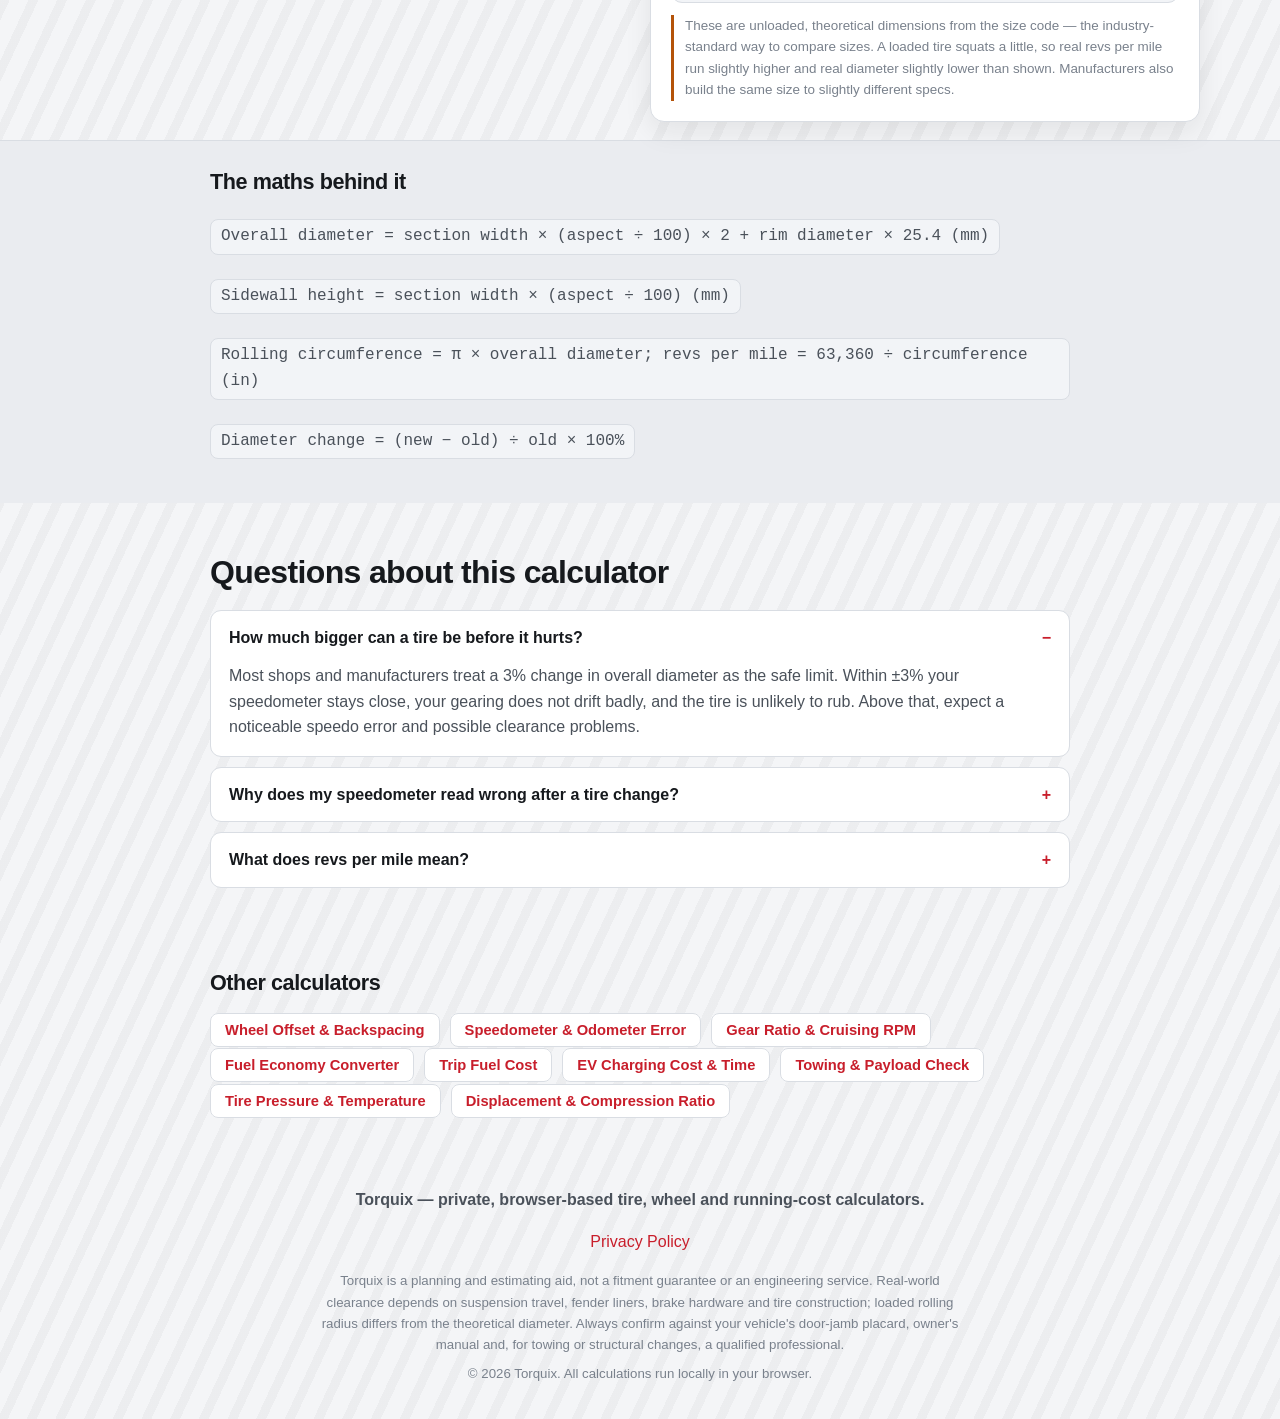
<file: tools/tire-size-comparison.html>
<!DOCTYPE html>
<html lang="en" data-lang="en" data-theme="light">
<head>
<meta charset="utf-8" />
<meta name="viewport" content="width=device-width, initial-scale=1" />
<title>Tire Size Comparison — Torquix</title>
<meta name="description" content="See two tire sizes side by side, to scale. Compare overall diameter, sidewall height, width, revs per mile and the speedometer change when you switch. Free, in-browser." />
<meta name="robots" content="index, follow, max-snippet:-1, max-image-preview:large" />
<link rel="canonical" href="https://torquix.com/tools/tire-size-comparison.html" />
<link rel="alternate" hreflang="en" href="https://torquix.com/tools/tire-size-comparison.html" />
<link rel="alternate" hreflang="zh-CN" href="https://torquix.com/tools/tire-size-comparison.html?lang=zh" />
<link rel="alternate" hreflang="x-default" href="https://torquix.com/tools/tire-size-comparison.html" />
<link rel="icon" href="../favicon.svg" type="image/svg+xml" />
<meta property="og:type" content="website" />
<meta property="og:site_name" content="Torquix" />
<meta property="og:title" content="Tire Size Comparison" />
<meta property="og:description" content="See two tire sizes side by side, to scale. Compare overall diameter, sidewall height, width, revs per mile and the speedometer change when you switch. Free, in-browser." />
<meta property="og:url" content="https://torquix.com/tools/tire-size-comparison.html" />
<meta property="og:image" content="https://torquix.com/og-image.png" />
<meta name="twitter:card" content="summary_large_image" />
<link rel="stylesheet" href="../styles.css" />

<!-- Google AdSense (Auto ads) — placeholder, inactive until a real publisher ID is connected -->
<!-- <script async src="https://pagead2.googlesyndication.com/pagead/js/adsbygoogle.js?client=ca-pub-XXXXXXXXXXXXXX" crossorigin="anonymous"></script> -->

<script type="application/ld+json">
{
  "@context": "https://schema.org",
  "@graph": [
    {
      "@type": "WebApplication",
      "name": "Tire Size Comparison",
      "url": "https://torquix.com/tools/tire-size-comparison.html",
      "applicationCategory": "UtilitiesApplication",
      "operatingSystem": "Any (web browser)",
      "browserRequirements": "Requires JavaScript",
      "description": "See two tire sizes side by side, to scale. Compare overall diameter, sidewall height, width, revs per mile and the speedometer change when you switch. Free, in-browser.",
      "inLanguage": [
        "en",
        "zh-CN"
      ],
      "isPartOf": {
        "@type": "WebSite",
        "@id": "https://torquix.com/#website"
      },
      "offers": {
        "@type": "Offer",
        "price": "0",
        "priceCurrency": "USD"
      }
    },
    {
      "@type": "BreadcrumbList",
      "itemListElement": [
        {
          "@type": "ListItem",
          "position": 1,
          "name": "Torquix",
          "item": "https://torquix.com/"
        },
        {
          "@type": "ListItem",
          "position": 2,
          "name": "Tire Size Comparison",
          "item": "https://torquix.com/tools/tire-size-comparison.html"
        }
      ]
    },
    {
      "@type": "FAQPage",
      "mainEntity": [
        {
          "@type": "Question",
          "name": "How much bigger can a tire be before it hurts?",
          "acceptedAnswer": {
            "@type": "Answer",
            "text": "Most shops and manufacturers treat a 3% change in overall diameter as the safe limit. Within ±3% your speedometer stays close, your gearing does not drift badly, and the tire is unlikely to rub. Above that, expect a noticeable speedo error and possible clearance problems."
          }
        },
        {
          "@type": "Question",
          "name": "Why does my speedometer read wrong after a tire change?",
          "acceptedAnswer": {
            "@type": "Answer",
            "text": "The speed sensor counts wheel revolutions and multiplies by the tire's circumference the car was built with. A larger tire covers more ground per revolution, so the indicated speed reads lower than your true speed; a smaller tire reads high."
          }
        },
        {
          "@type": "Question",
          "name": "What does revs per mile mean?",
          "acceptedAnswer": {
            "@type": "Answer",
            "text": "It is how many times a wheel turns to cover one mile. It decides engine RPM at a given speed, odometer pace and how a change in tire size affects both. Lower revs per mile usually means lower cruising RPM."
          }
        }
      ]
    }
  ]
}
</script>
<script type="application/ld+json">
{
  "@context": "https://schema.org",
  "@graph": [
    {
      "@type": "FAQPage",
      "inLanguage": "zh-CN",
      "mainEntity": [
        {
          "@type": "Question",
          "name": "一套轮胎可以比原厂大多少才不会出问题？",
          "acceptedAnswer": {
            "@type": "Answer",
            "text": "大多数门店和厂家把外径变化 ±3% 视为安全上限。在 ±3% 以内，码表偏差很小、齿比不会明显漂移，轮胎也不太会蹭到。超过这个范围，码表误差会变得明显，并可能出现间隙问题。"
          }
        },
        {
          "@type": "Question",
          "name": "为什么换了轮胎后码表读不准？",
          "acceptedAnswer": {
            "@type": "Answer",
            "text": "速度传感器统计车轮转数，再乘以车辆出厂时设定的轮胎周长。更大的轮胎每转走得更远，所以显示速度比真实速度低；更小的轮胎则显示偏高。"
          }
        },
        {
          "@type": "Question",
          "name": "“每英里转数”是什么意思？",
          "acceptedAnswer": {
            "@type": "Answer",
            "text": "就是车轮走完一英里需要转多少圈。它决定某一车速下的发动机转速、里程表节奏，以及换胎尺寸会如何影响这两者。每英里转数越低，通常巡航转速也越低。"
          }
        }
      ]
    }
  ]
}
</script>
</head>
<body>

<header class="site-header">
  <div class="container nav">
    <a class="brand" href="../">Torquix</a>
    <nav class="nav-links">
      <a href="../#tools" data-i18n="nav_tools">Calculators</a>
      <a href="../#how" data-i18n="nav_how">How it works</a>
      <a href="../#faq" data-i18n="nav_faq">FAQ</a>
      <a href="../privacy.html" data-i18n="nav_privacy">Privacy</a>
    </nav>
    <div class="toggles">
      <button id="lang-toggle" type="button" aria-label="Switch language">中文</button>
      <button id="theme-toggle" type="button" aria-label="Switch theme">☾</button>
    </div>
  </div>
</header>

<main>
  <section class="tools" style="padding-top:26px">
    <div class="container">
      <a class="landing-back" href="../" data-i18n="back_all">← All calculators</a>
      <h1 style="font-size:clamp(1.6rem,3.4vw,2.3rem);margin:0 0 8px"><span class="bi-en">Tire Size Comparison</span><span class="bi-zh">轮胎尺寸对比</span></h1>
      <p class="section-sub" style="max-width:760px"><span class="bi-en">Putting a different size on the car changes far more than the look — it moves your speedometer, your gearing and your fender clearance. This tool draws both sizes to scale and gives you the numbers that actually change.</span><span class="bi-zh">给车换一个不同尺寸的轮胎，改变的不只是外观——它还会移动你的码表、齿比和翼子板间隙。本工具按比例画出两种尺寸，并给出真正会变化的数字。</span></p>
      <div id="tools-root"></div>
      <noscript><p><strong>This calculator needs JavaScript.</strong> 本计算器需要启用 JavaScript。</p></noscript>
    </div>
  </section>

  <section class="landing-section about">
    <div class="container" style="max-width:860px">
      <h2><span class="bi-en">The maths behind it</span><span class="bi-zh">背后的计算方法</span></h2>
      <p><span class="bi-en"><span class="formula-line">Overall diameter = section width × (aspect ÷ 100) × 2 + rim diameter × 25.4  (mm)</span></span><span class="bi-zh"><span class="formula-line">外径 = 断面宽 × (扁平比 ÷ 100) × 2 + 轮毂直径 × 25.4（毫米）</span></span></p>
      <p><span class="bi-en"><span class="formula-line">Sidewall height = section width × (aspect ÷ 100)  (mm)</span></span><span class="bi-zh"><span class="formula-line">胎壁高度 = 断面宽 × (扁平比 ÷ 100)（毫米）</span></span></p>
      <p><span class="bi-en"><span class="formula-line">Rolling circumference = π × overall diameter; revs per mile = 63,360 ÷ circumference (in)</span></span><span class="bi-zh"><span class="formula-line">滚动周长 = π × 外径；每英里转数 = 63,360 ÷ 周长（英寸）</span></span></p>
      <p><span class="bi-en"><span class="formula-line">Diameter change = (new − old) ÷ old × 100%</span></span><span class="bi-zh"><span class="formula-line">直径变化 = (新 − 旧) ÷ 旧 × 100%</span></span></p>
    </div>
  </section>

  <section class="faq">
    <div class="container" style="max-width:860px">
      <h2><span class="bi-en">Questions about this calculator</span><span class="bi-zh">关于这个计算器的常见问题</span></h2>
      <div class="faq-list">
        <details open>
          <summary><span class="bi-en">How much bigger can a tire be before it hurts?</span><span class="bi-zh">一套轮胎可以比原厂大多少才不会出问题？</span></summary>
          <p><span class="bi-en">Most shops and manufacturers treat a 3% change in overall diameter as the safe limit. Within ±3% your speedometer stays close, your gearing does not drift badly, and the tire is unlikely to rub. Above that, expect a noticeable speedo error and possible clearance problems.</span><span class="bi-zh">大多数门店和厂家把外径变化 ±3% 视为安全上限。在 ±3% 以内，码表偏差很小、齿比不会明显漂移，轮胎也不太会蹭到。超过这个范围，码表误差会变得明显，并可能出现间隙问题。</span></p>
        </details>
        <details>
          <summary><span class="bi-en">Why does my speedometer read wrong after a tire change?</span><span class="bi-zh">为什么换了轮胎后码表读不准？</span></summary>
          <p><span class="bi-en">The speed sensor counts wheel revolutions and multiplies by the tire's circumference the car was built with. A larger tire covers more ground per revolution, so the indicated speed reads lower than your true speed; a smaller tire reads high.</span><span class="bi-zh">速度传感器统计车轮转数，再乘以车辆出厂时设定的轮胎周长。更大的轮胎每转走得更远，所以显示速度比真实速度低；更小的轮胎则显示偏高。</span></p>
        </details>
        <details>
          <summary><span class="bi-en">What does revs per mile mean?</span><span class="bi-zh">“每英里转数”是什么意思？</span></summary>
          <p><span class="bi-en">It is how many times a wheel turns to cover one mile. It decides engine RPM at a given speed, odometer pace and how a change in tire size affects both. Lower revs per mile usually means lower cruising RPM.</span><span class="bi-zh">就是车轮走完一英里需要转多少圈。它决定某一车速下的发动机转速、里程表节奏，以及换胎尺寸会如何影响这两者。每英里转数越低，通常巡航转速也越低。</span></p>
        </details>
      </div>
    </div>
  </section>

  <section class="landing-section">
    <div class="container" style="max-width:860px">
      <h2><span class="bi-en">Other calculators</span><span class="bi-zh">其他计算器</span></h2>
      <ul class="related-list">
        <li><a href="wheel-offset-backspacing.html"><span class="bi-en">Wheel Offset & Backspacing</span><span class="bi-zh">轮毂偏距与内背距</span></a></li>
        <li><a href="speedometer-error-calculator.html"><span class="bi-en">Speedometer & Odometer Error</span><span class="bi-zh">码表与里程表误差</span></a></li>
        <li><a href="gear-ratio-rpm-calculator.html"><span class="bi-en">Gear Ratio & Cruising RPM</span><span class="bi-zh">齿比与巡航转速</span></a></li>
        <li><a href="fuel-economy-converter.html"><span class="bi-en">Fuel Economy Converter</span><span class="bi-zh">油耗单位换算</span></a></li>
        <li><a href="trip-fuel-cost-calculator.html"><span class="bi-en">Trip Fuel Cost</span><span class="bi-zh">行程油费</span></a></li>
        <li><a href="ev-charging-cost-calculator.html"><span class="bi-en">EV Charging Cost & Time</span><span class="bi-zh">电动车充电成本与时间</span></a></li>
        <li><a href="towing-payload-calculator.html"><span class="bi-en">Towing & Payload Check</span><span class="bi-zh">拖挂与载重核算</span></a></li>
        <li><a href="tire-pressure-temperature-calculator.html"><span class="bi-en">Tire Pressure & Temperature</span><span class="bi-zh">胎压与温度换算</span></a></li>
        <li><a href="engine-displacement-compression-calculator.html"><span class="bi-en">Displacement & Compression Ratio</span><span class="bi-zh">排量与压缩比</span></a></li>
      </ul>
    </div>
  </section>
</main>

<footer class="site-footer">
  <div class="container">
    <p class="tagline" data-i18n="footer_tagline">Torquix — private, browser-based tire, wheel and running-cost calculators.</p>
    <p><a href="../privacy.html" data-i18n="footer_privacy">Privacy Policy</a></p>
    <p class="disclaimer" data-i18n="footer_disclaimer">Torquix is a planning and estimating aid, not a fitment guarantee or an engineering service.</p>
    <p class="rights" data-i18n="footer_rights">© 2026 Torquix. All calculations run locally in your browser.</p>
  </div>
</footer>

<script>window.TORQUIX_TOOL = "tire-compare";</script>
<script src="../app.js"></script>
</body>
</html>
</file>
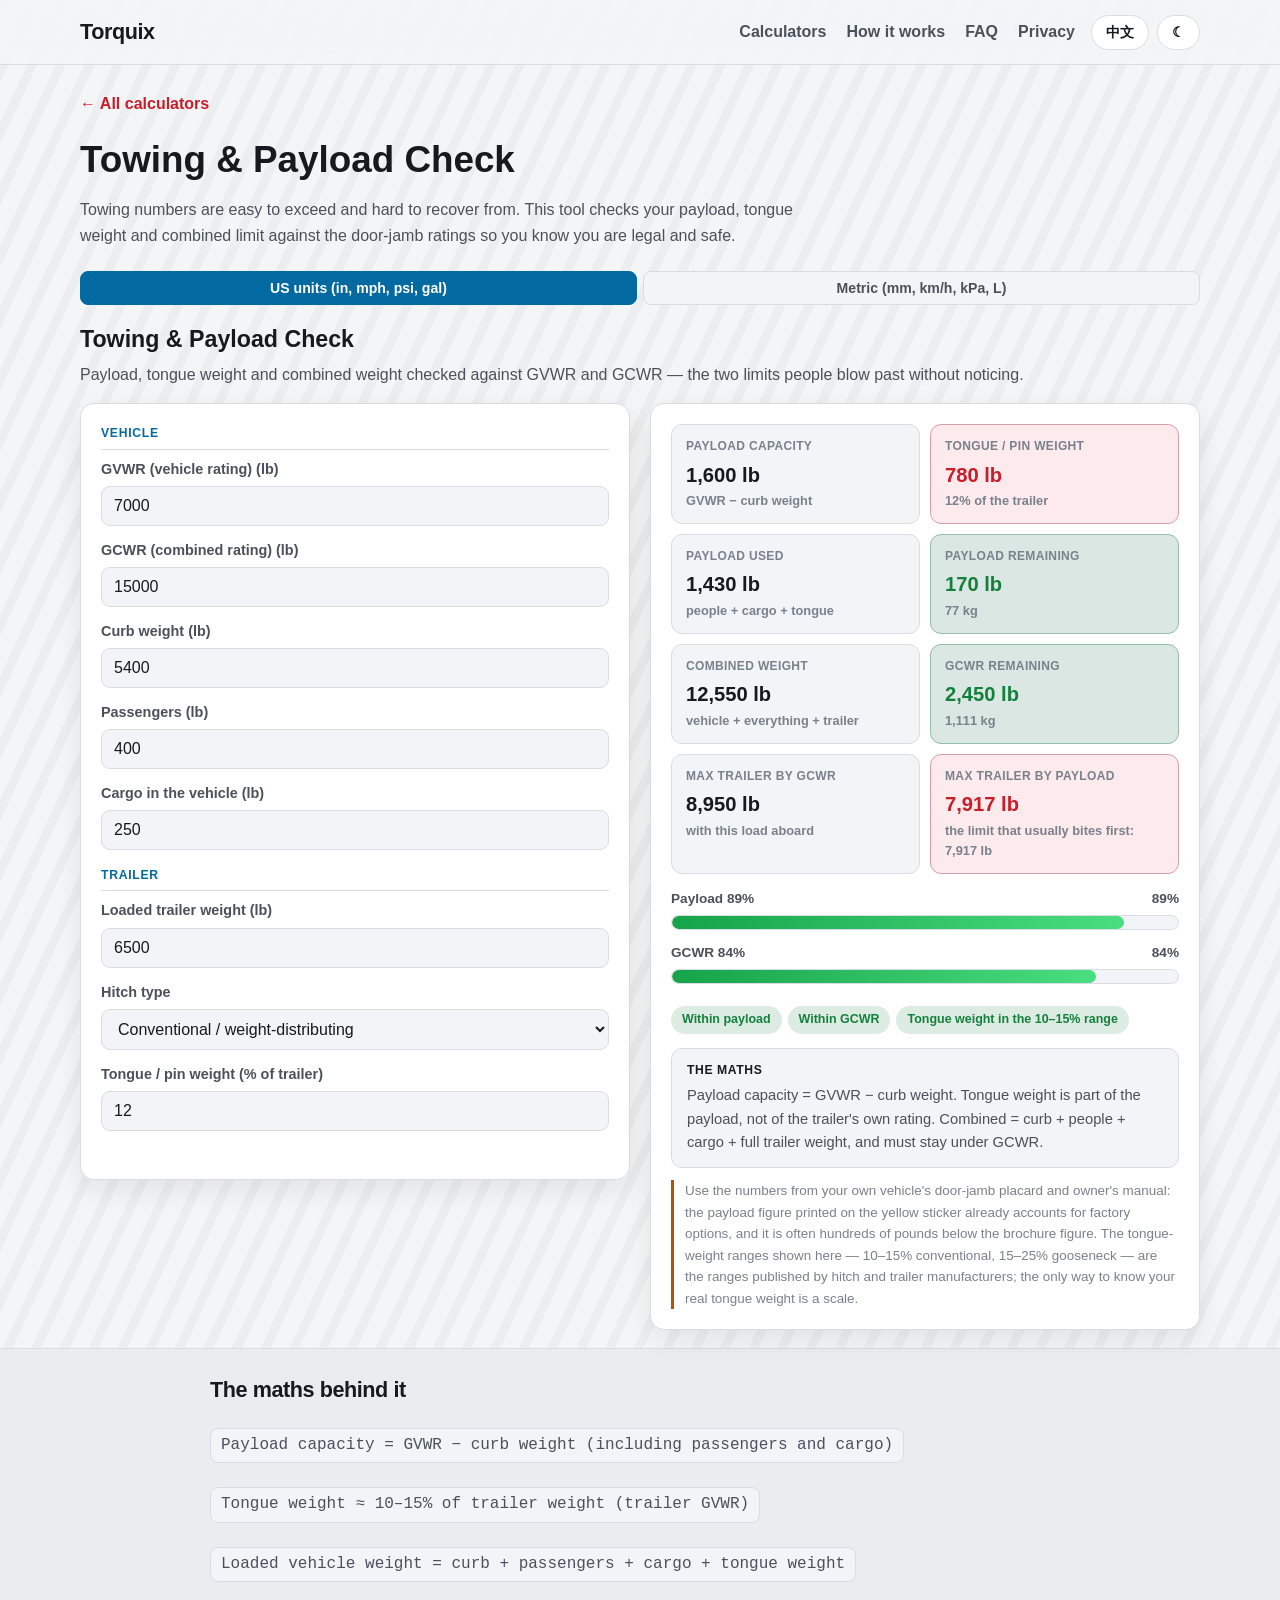
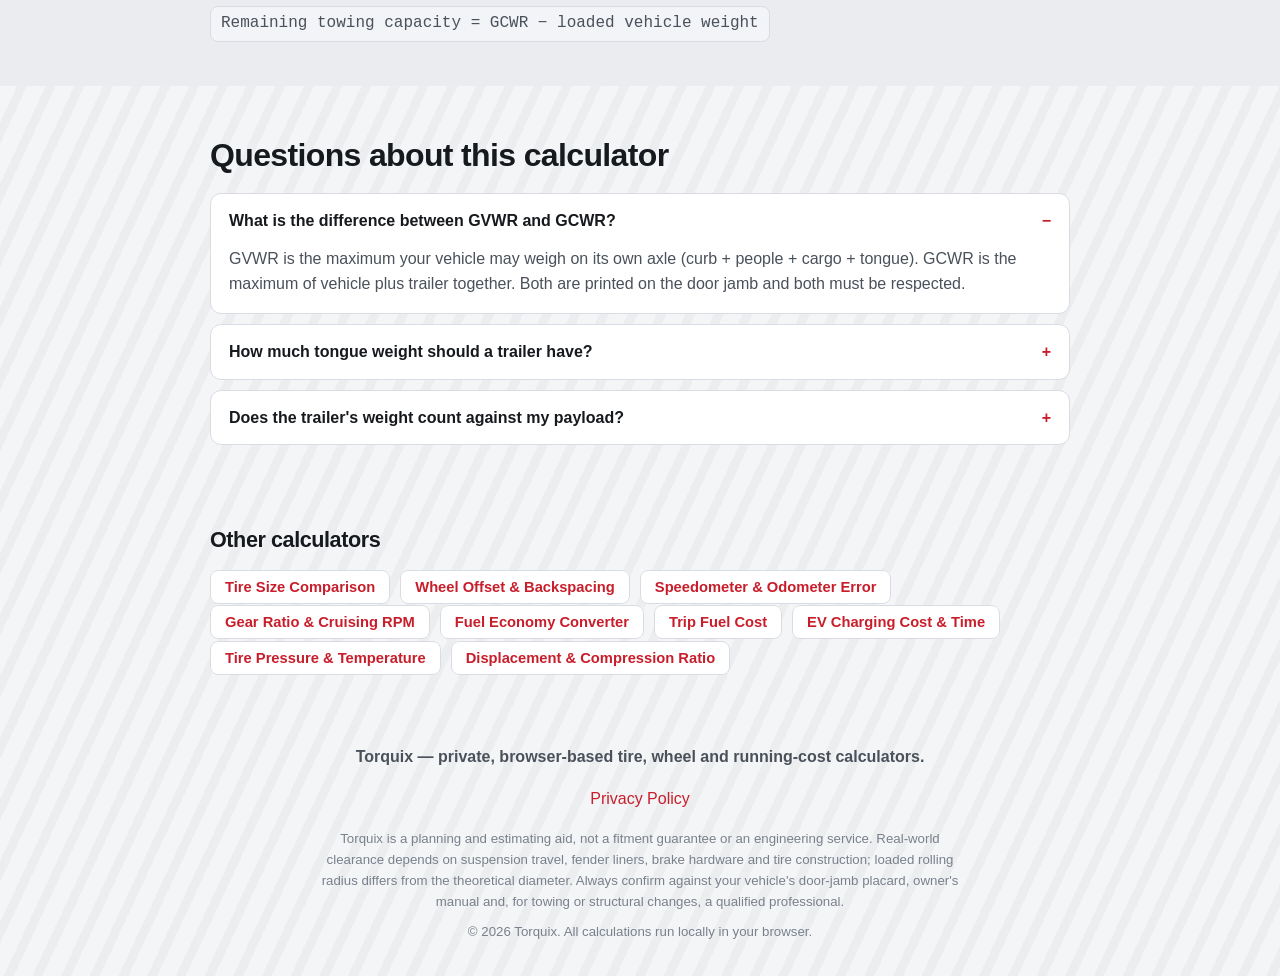
<file: tools/towing-payload-calculator.html>
<!DOCTYPE html>
<html lang="en" data-lang="en" data-theme="light">
<head>
<meta charset="utf-8" />
<meta name="viewport" content="width=device-width, initial-scale=1" />
<title>Towing & Payload Check — Torquix</title>
<meta name="description" content="Stay within your limits when towing. Enter GVWR, GCWR, curb weight, trailer weight and hitch limits to see payload, tongue weight and remaining capacity." />
<meta name="robots" content="index, follow, max-snippet:-1, max-image-preview:large" />
<link rel="canonical" href="https://torquix.com/tools/towing-payload-calculator.html" />
<link rel="alternate" hreflang="en" href="https://torquix.com/tools/towing-payload-calculator.html" />
<link rel="alternate" hreflang="zh-CN" href="https://torquix.com/tools/towing-payload-calculator.html?lang=zh" />
<link rel="alternate" hreflang="x-default" href="https://torquix.com/tools/towing-payload-calculator.html" />
<link rel="icon" href="../favicon.svg" type="image/svg+xml" />
<meta property="og:type" content="website" />
<meta property="og:site_name" content="Torquix" />
<meta property="og:title" content="Towing & Payload Check" />
<meta property="og:description" content="Stay within your limits when towing. Enter GVWR, GCWR, curb weight, trailer weight and hitch limits to see payload, tongue weight and remaining capacity." />
<meta property="og:url" content="https://torquix.com/tools/towing-payload-calculator.html" />
<meta property="og:image" content="https://torquix.com/og-image.png" />
<meta name="twitter:card" content="summary_large_image" />
<link rel="stylesheet" href="../styles.css" />

<!-- Google AdSense (Auto ads) — placeholder, inactive until a real publisher ID is connected -->
<!-- <script async src="https://pagead2.googlesyndication.com/pagead/js/adsbygoogle.js?client=ca-pub-XXXXXXXXXXXXXX" crossorigin="anonymous"></script> -->

<script type="application/ld+json">
{
  "@context": "https://schema.org",
  "@graph": [
    {
      "@type": "WebApplication",
      "name": "Towing & Payload Check",
      "url": "https://torquix.com/tools/towing-payload-calculator.html",
      "applicationCategory": "UtilitiesApplication",
      "operatingSystem": "Any (web browser)",
      "browserRequirements": "Requires JavaScript",
      "description": "Stay within your limits when towing. Enter GVWR, GCWR, curb weight, trailer weight and hitch limits to see payload, tongue weight and remaining capacity.",
      "inLanguage": [
        "en",
        "zh-CN"
      ],
      "isPartOf": {
        "@type": "WebSite",
        "@id": "https://torquix.com/#website"
      },
      "offers": {
        "@type": "Offer",
        "price": "0",
        "priceCurrency": "USD"
      }
    },
    {
      "@type": "BreadcrumbList",
      "itemListElement": [
        {
          "@type": "ListItem",
          "position": 1,
          "name": "Torquix",
          "item": "https://torquix.com/"
        },
        {
          "@type": "ListItem",
          "position": 2,
          "name": "Towing & Payload Check",
          "item": "https://torquix.com/tools/towing-payload-calculator.html"
        }
      ]
    },
    {
      "@type": "FAQPage",
      "mainEntity": [
        {
          "@type": "Question",
          "name": "What is the difference between GVWR and GCWR?",
          "acceptedAnswer": {
            "@type": "Answer",
            "text": "GVWR is the maximum your vehicle may weigh on its own axle (curb + people + cargo + tongue). GCWR is the maximum of vehicle plus trailer together. Both are printed on the door jamb and both must be respected."
          }
        },
        {
          "@type": "Question",
          "name": "How much tongue weight should a trailer have?",
          "acceptedAnswer": {
            "@type": "Answer",
            "text": "Typically 10–15% of the loaded trailer weight for a conventional bumper-pull. Too little and the trailer can sway; too much and you eat into the vehicle's payload and overload the rear axle."
          }
        },
        {
          "@type": "Question",
          "name": "Does the trailer's weight count against my payload?",
          "acceptedAnswer": {
            "@type": "Answer",
            "text": "Yes — through the tongue. The tongue weight sits on the vehicle and must fit inside GVWR along with passengers and cargo, which is the limit most people forget."
          }
        }
      ]
    }
  ]
}
</script>
<script type="application/ld+json">
{
  "@context": "https://schema.org",
  "@graph": [
    {
      "@type": "FAQPage",
      "inLanguage": "zh-CN",
      "mainEntity": [
        {
          "@type": "Question",
          "name": "GVWR 和 GCWR 有什么区别？",
          "acceptedAnswer": {
            "@type": "Answer",
            "text": "GVWR 是车辆自身轴系允许的最大重量（整备 + 人 + 货物 + 舌重）。GCWR 是车辆加拖车的总和上限。两者都印在门框上，且都必须遵守。"
          }
        },
        {
          "@type": "Question",
          "name": "拖车应该有多少舌重？",
          "acceptedAnswer": {
            "@type": "Answer",
            "text": "对普通拖杠式拖车，通常为满载拖车重的 10–15%。太少会摆尾，太多则吃掉车辆载重并压坏后轴。"
          }
        },
        {
          "@type": "Question",
          "name": "拖车的重量会占用我的载重吗？",
          "acceptedAnswer": {
            "@type": "Answer",
            "text": "会——通过舌重。舌重压在车辆上，必须和乘客、货物一起纳入 GVWR，而这正是大多数人会忘记的限制。"
          }
        }
      ]
    }
  ]
}
</script>
</head>
<body>

<header class="site-header">
  <div class="container nav">
    <a class="brand" href="../">Torquix</a>
    <nav class="nav-links">
      <a href="../#tools" data-i18n="nav_tools">Calculators</a>
      <a href="../#how" data-i18n="nav_how">How it works</a>
      <a href="../#faq" data-i18n="nav_faq">FAQ</a>
      <a href="../privacy.html" data-i18n="nav_privacy">Privacy</a>
    </nav>
    <div class="toggles">
      <button id="lang-toggle" type="button" aria-label="Switch language">中文</button>
      <button id="theme-toggle" type="button" aria-label="Switch theme">☾</button>
    </div>
  </div>
</header>

<main>
  <section class="tools" style="padding-top:26px">
    <div class="container">
      <a class="landing-back" href="../" data-i18n="back_all">← All calculators</a>
      <h1 style="font-size:clamp(1.6rem,3.4vw,2.3rem);margin:0 0 8px"><span class="bi-en">Towing & Payload Check</span><span class="bi-zh">拖挂与载重核算</span></h1>
      <p class="section-sub" style="max-width:760px"><span class="bi-en">Towing numbers are easy to exceed and hard to recover from. This tool checks your payload, tongue weight and combined limit against the door-jamb ratings so you know you are legal and safe.</span><span class="bi-zh">拖挂数值很容易被超限，而且很难补救。本工具把你的载重、舌重和总上限与门框铭牌对比，让你确认既合法又安全。</span></p>
      <div id="tools-root"></div>
      <noscript><p><strong>This calculator needs JavaScript.</strong> 本计算器需要启用 JavaScript。</p></noscript>
    </div>
  </section>

  <section class="landing-section about">
    <div class="container" style="max-width:860px">
      <h2><span class="bi-en">The maths behind it</span><span class="bi-zh">背后的计算方法</span></h2>
      <p><span class="bi-en"><span class="formula-line">Payload capacity = GVWR − curb weight (including passengers and cargo)</span></span><span class="bi-zh"><span class="formula-line">载重能力 = GVWR − 整备质量（含乘客与货物）</span></span></p>
      <p><span class="bi-en"><span class="formula-line">Tongue weight ≈ 10–15% of trailer weight (trailer GVWR)</span></span><span class="bi-zh"><span class="formula-line">舌重 ≈ 拖车重量（拖车 GVWR）的 10–15%</span></span></p>
      <p><span class="bi-en"><span class="formula-line">Loaded vehicle weight = curb + passengers + cargo + tongue weight</span></span><span class="bi-zh"><span class="formula-line">装载后车重 = 整备 + 乘客 + 货物 + 舌重</span></span></p>
      <p><span class="bi-en"><span class="formula-line">Remaining towing capacity = GCWR − loaded vehicle weight</span></span><span class="bi-zh"><span class="formula-line">剩余拖拽能力 = GCWR − 装载后车重</span></span></p>
    </div>
  </section>

  <section class="faq">
    <div class="container" style="max-width:860px">
      <h2><span class="bi-en">Questions about this calculator</span><span class="bi-zh">关于这个计算器的常见问题</span></h2>
      <div class="faq-list">
        <details open>
          <summary><span class="bi-en">What is the difference between GVWR and GCWR?</span><span class="bi-zh">GVWR 和 GCWR 有什么区别？</span></summary>
          <p><span class="bi-en">GVWR is the maximum your vehicle may weigh on its own axle (curb + people + cargo + tongue). GCWR is the maximum of vehicle plus trailer together. Both are printed on the door jamb and both must be respected.</span><span class="bi-zh">GVWR 是车辆自身轴系允许的最大重量（整备 + 人 + 货物 + 舌重）。GCWR 是车辆加拖车的总和上限。两者都印在门框上，且都必须遵守。</span></p>
        </details>
        <details>
          <summary><span class="bi-en">How much tongue weight should a trailer have?</span><span class="bi-zh">拖车应该有多少舌重？</span></summary>
          <p><span class="bi-en">Typically 10–15% of the loaded trailer weight for a conventional bumper-pull. Too little and the trailer can sway; too much and you eat into the vehicle's payload and overload the rear axle.</span><span class="bi-zh">对普通拖杠式拖车，通常为满载拖车重的 10–15%。太少会摆尾，太多则吃掉车辆载重并压坏后轴。</span></p>
        </details>
        <details>
          <summary><span class="bi-en">Does the trailer's weight count against my payload?</span><span class="bi-zh">拖车的重量会占用我的载重吗？</span></summary>
          <p><span class="bi-en">Yes — through the tongue. The tongue weight sits on the vehicle and must fit inside GVWR along with passengers and cargo, which is the limit most people forget.</span><span class="bi-zh">会——通过舌重。舌重压在车辆上，必须和乘客、货物一起纳入 GVWR，而这正是大多数人会忘记的限制。</span></p>
        </details>
      </div>
    </div>
  </section>

  <section class="landing-section">
    <div class="container" style="max-width:860px">
      <h2><span class="bi-en">Other calculators</span><span class="bi-zh">其他计算器</span></h2>
      <ul class="related-list">
        <li><a href="tire-size-comparison.html"><span class="bi-en">Tire Size Comparison</span><span class="bi-zh">轮胎尺寸对比</span></a></li>
        <li><a href="wheel-offset-backspacing.html"><span class="bi-en">Wheel Offset & Backspacing</span><span class="bi-zh">轮毂偏距与内背距</span></a></li>
        <li><a href="speedometer-error-calculator.html"><span class="bi-en">Speedometer & Odometer Error</span><span class="bi-zh">码表与里程表误差</span></a></li>
        <li><a href="gear-ratio-rpm-calculator.html"><span class="bi-en">Gear Ratio & Cruising RPM</span><span class="bi-zh">齿比与巡航转速</span></a></li>
        <li><a href="fuel-economy-converter.html"><span class="bi-en">Fuel Economy Converter</span><span class="bi-zh">油耗单位换算</span></a></li>
        <li><a href="trip-fuel-cost-calculator.html"><span class="bi-en">Trip Fuel Cost</span><span class="bi-zh">行程油费</span></a></li>
        <li><a href="ev-charging-cost-calculator.html"><span class="bi-en">EV Charging Cost & Time</span><span class="bi-zh">电动车充电成本与时间</span></a></li>
        <li><a href="tire-pressure-temperature-calculator.html"><span class="bi-en">Tire Pressure & Temperature</span><span class="bi-zh">胎压与温度换算</span></a></li>
        <li><a href="engine-displacement-compression-calculator.html"><span class="bi-en">Displacement & Compression Ratio</span><span class="bi-zh">排量与压缩比</span></a></li>
      </ul>
    </div>
  </section>
</main>

<footer class="site-footer">
  <div class="container">
    <p class="tagline" data-i18n="footer_tagline">Torquix — private, browser-based tire, wheel and running-cost calculators.</p>
    <p><a href="../privacy.html" data-i18n="footer_privacy">Privacy Policy</a></p>
    <p class="disclaimer" data-i18n="footer_disclaimer">Torquix is a planning and estimating aid, not a fitment guarantee or an engineering service.</p>
    <p class="rights" data-i18n="footer_rights">© 2026 Torquix. All calculations run locally in your browser.</p>
  </div>
</footer>

<script>window.TORQUIX_TOOL = "towing";</script>
<script src="../app.js"></script>
</body>
</html>
</file>
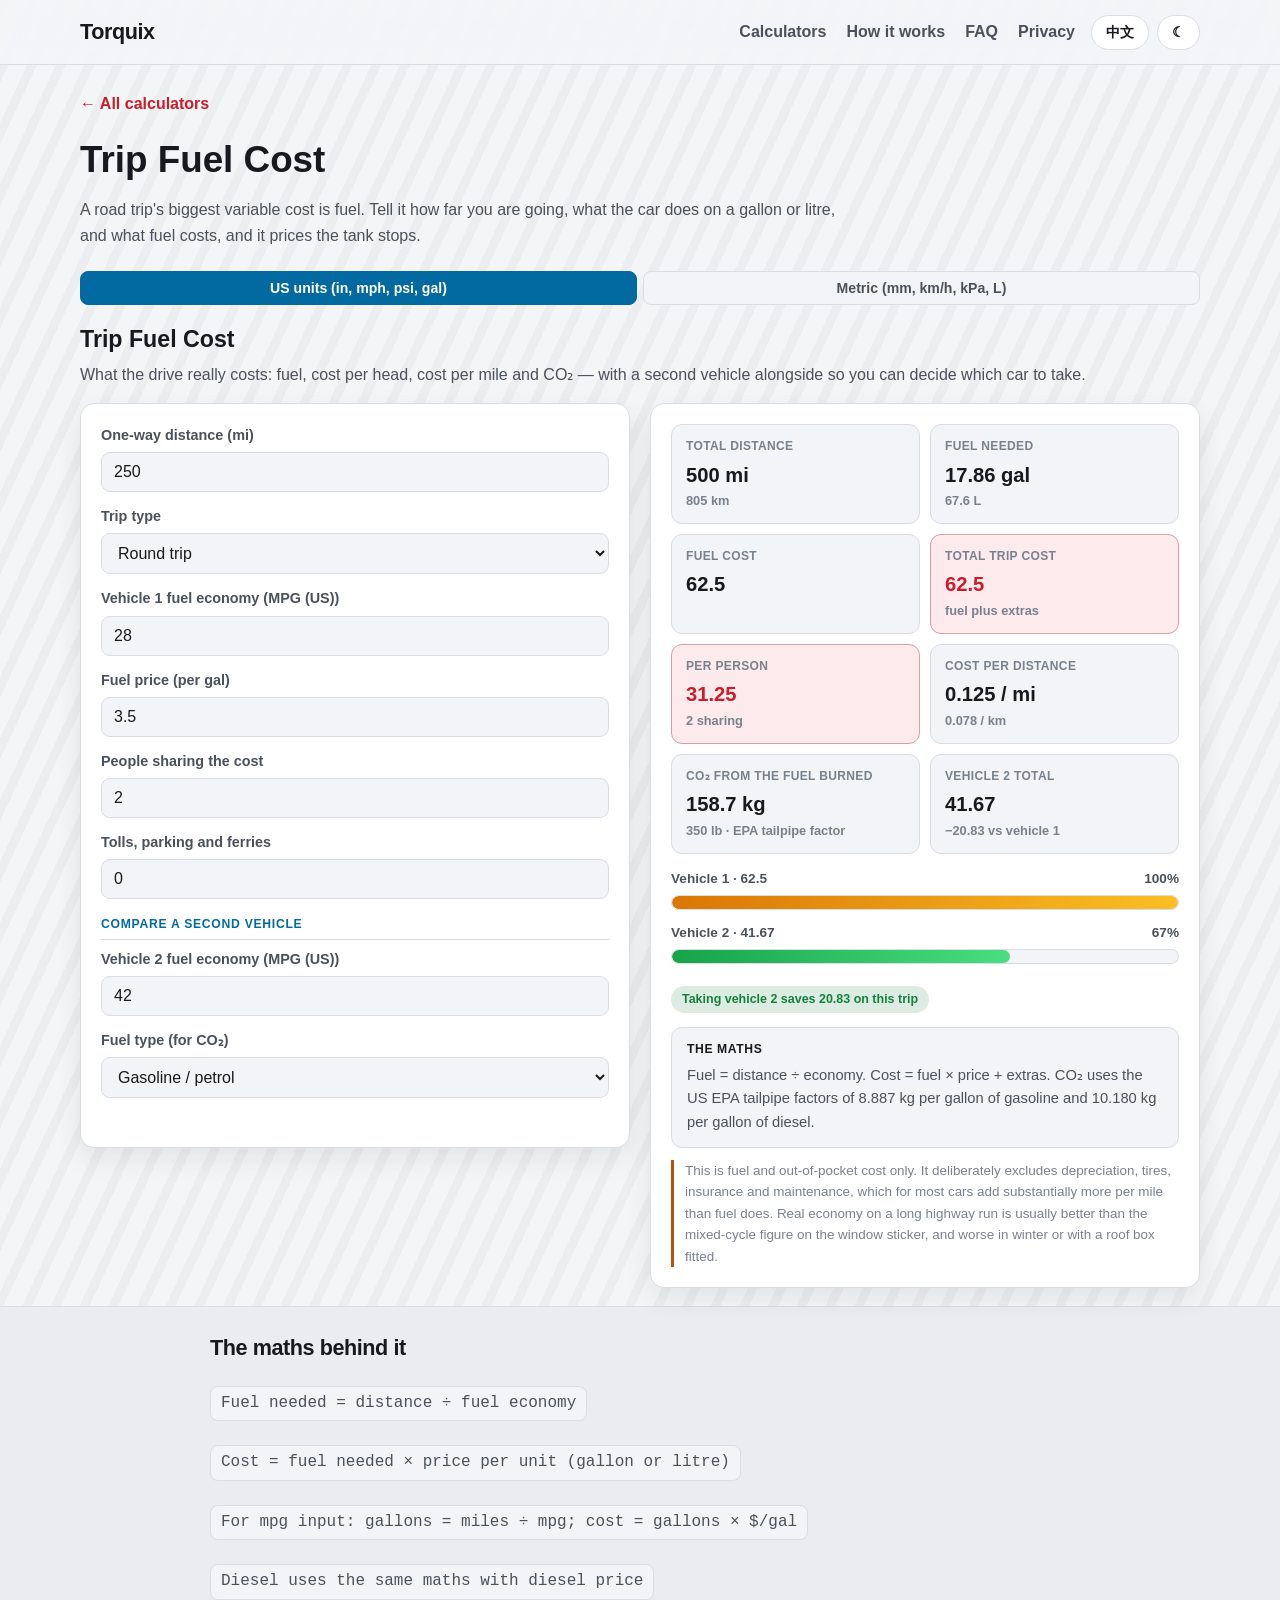
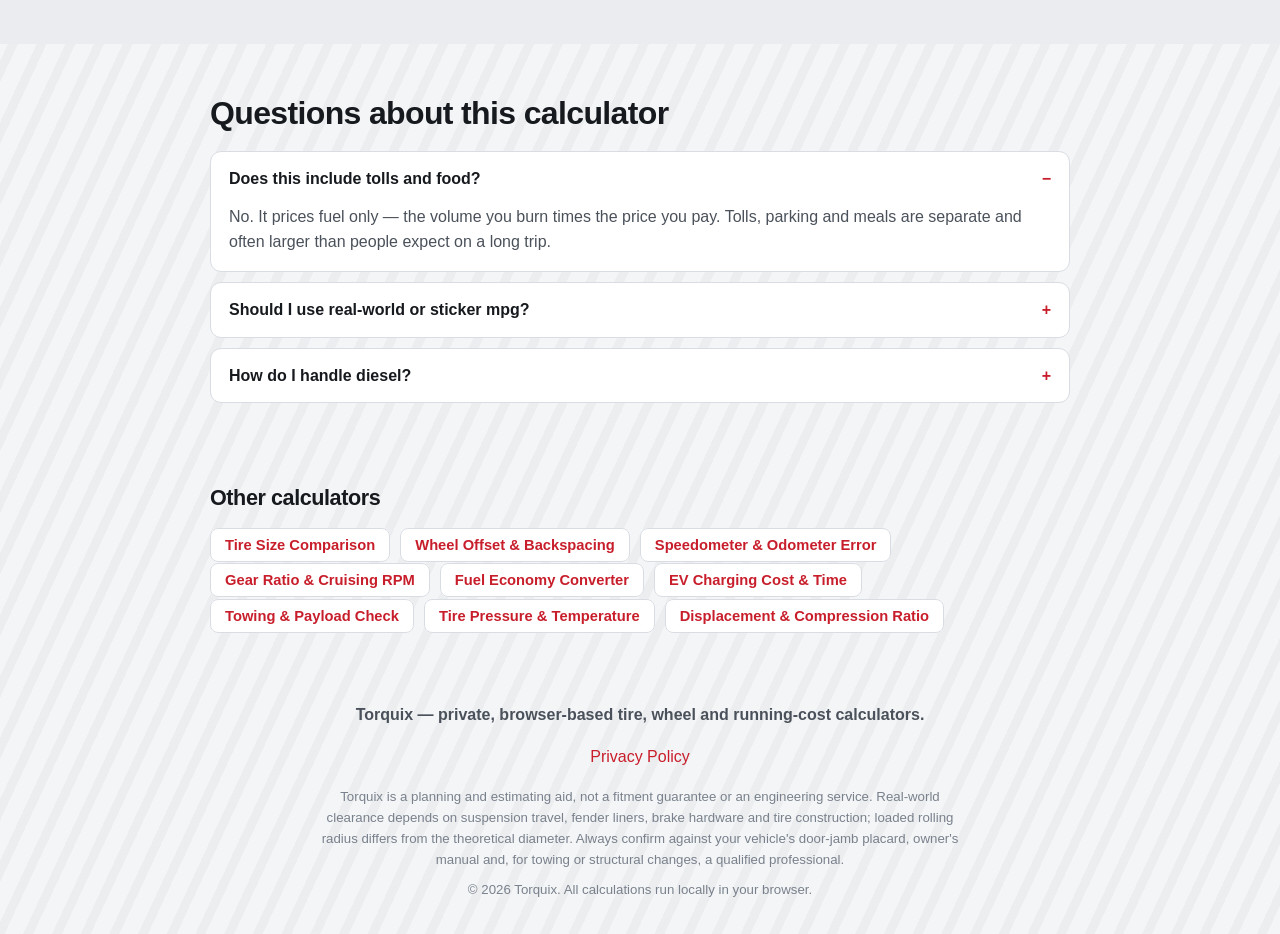
<file: tools/trip-fuel-cost-calculator.html>
<!DOCTYPE html>
<html lang="en" data-lang="en" data-theme="light">
<head>
<meta charset="utf-8" />
<meta name="viewport" content="width=device-width, initial-scale=1" />
<title>Trip Fuel Cost — Torquix</title>
<meta name="description" content="Price a drive before you go. Enter distance, fuel economy and fuel price to see total fuel cost — works for petrol and diesel, US or metric units." />
<meta name="robots" content="index, follow, max-snippet:-1, max-image-preview:large" />
<link rel="canonical" href="https://torquix.com/tools/trip-fuel-cost-calculator.html" />
<link rel="alternate" hreflang="en" href="https://torquix.com/tools/trip-fuel-cost-calculator.html" />
<link rel="alternate" hreflang="zh-CN" href="https://torquix.com/tools/trip-fuel-cost-calculator.html?lang=zh" />
<link rel="alternate" hreflang="x-default" href="https://torquix.com/tools/trip-fuel-cost-calculator.html" />
<link rel="icon" href="../favicon.svg" type="image/svg+xml" />
<meta property="og:type" content="website" />
<meta property="og:site_name" content="Torquix" />
<meta property="og:title" content="Trip Fuel Cost" />
<meta property="og:description" content="Price a drive before you go. Enter distance, fuel economy and fuel price to see total fuel cost — works for petrol and diesel, US or metric units." />
<meta property="og:url" content="https://torquix.com/tools/trip-fuel-cost-calculator.html" />
<meta property="og:image" content="https://torquix.com/og-image.png" />
<meta name="twitter:card" content="summary_large_image" />
<link rel="stylesheet" href="../styles.css" />

<!-- Google AdSense (Auto ads) — placeholder, inactive until a real publisher ID is connected -->
<!-- <script async src="https://pagead2.googlesyndication.com/pagead/js/adsbygoogle.js?client=ca-pub-XXXXXXXXXXXXXX" crossorigin="anonymous"></script> -->

<script type="application/ld+json">
{
  "@context": "https://schema.org",
  "@graph": [
    {
      "@type": "WebApplication",
      "name": "Trip Fuel Cost",
      "url": "https://torquix.com/tools/trip-fuel-cost-calculator.html",
      "applicationCategory": "UtilitiesApplication",
      "operatingSystem": "Any (web browser)",
      "browserRequirements": "Requires JavaScript",
      "description": "Price a drive before you go. Enter distance, fuel economy and fuel price to see total fuel cost — works for petrol and diesel, US or metric units.",
      "inLanguage": [
        "en",
        "zh-CN"
      ],
      "isPartOf": {
        "@type": "WebSite",
        "@id": "https://torquix.com/#website"
      },
      "offers": {
        "@type": "Offer",
        "price": "0",
        "priceCurrency": "USD"
      }
    },
    {
      "@type": "BreadcrumbList",
      "itemListElement": [
        {
          "@type": "ListItem",
          "position": 1,
          "name": "Torquix",
          "item": "https://torquix.com/"
        },
        {
          "@type": "ListItem",
          "position": 2,
          "name": "Trip Fuel Cost",
          "item": "https://torquix.com/tools/trip-fuel-cost-calculator.html"
        }
      ]
    },
    {
      "@type": "FAQPage",
      "mainEntity": [
        {
          "@type": "Question",
          "name": "Does this include tolls and food?",
          "acceptedAnswer": {
            "@type": "Answer",
            "text": "No. It prices fuel only — the volume you burn times the price you pay. Tolls, parking and meals are separate and often larger than people expect on a long trip."
          }
        },
        {
          "@type": "Question",
          "name": "Should I use real-world or sticker mpg?",
          "acceptedAnswer": {
            "@type": "Answer",
            "text": "Use a real-world figure if you have one. Highway trips often beat the combined sticker number, while loaded cars, roof boxes and mountains can fall well short of it."
          }
        },
        {
          "@type": "Question",
          "name": "How do I handle diesel?",
          "acceptedAnswer": {
            "@type": "Answer",
            "text": "Diesel is the same maths — volume times price — just use the diesel pump price, which is often higher per litre than petrol even when a diesel goes farther per litre."
          }
        }
      ]
    }
  ]
}
</script>
<script type="application/ld+json">
{
  "@context": "https://schema.org",
  "@graph": [
    {
      "@type": "FAQPage",
      "inLanguage": "zh-CN",
      "mainEntity": [
        {
          "@type": "Question",
          "name": "这包含过路费和饭钱吗？",
          "acceptedAnswer": {
            "@type": "Answer",
            "text": "不包含。它只算油费——你烧掉的油量乘以单价。过路费、停车和吃饭是另算的，而且在长途里往往比人们预期的多。"
          }
        },
        {
          "@type": "Question",
          "name": "该用实际油耗还是标称油耗？",
          "acceptedAnswer": {
            "@type": "Answer",
            "text": "如果有实际数据就用实际的。高速行程常常优于综合标称值，而满载、车顶箱和山路则可能远不及标称。"
          }
        },
        {
          "@type": "Question",
          "name": "柴油怎么处理？",
          "acceptedAnswer": {
            "@type": "Answer",
            "text": "柴油算法一样——体积乘价格——只是代入柴油泵价。即便柴油每升跑得更远，泵价每升往往也比汽油高。"
          }
        }
      ]
    }
  ]
}
</script>
</head>
<body>

<header class="site-header">
  <div class="container nav">
    <a class="brand" href="../">Torquix</a>
    <nav class="nav-links">
      <a href="../#tools" data-i18n="nav_tools">Calculators</a>
      <a href="../#how" data-i18n="nav_how">How it works</a>
      <a href="../#faq" data-i18n="nav_faq">FAQ</a>
      <a href="../privacy.html" data-i18n="nav_privacy">Privacy</a>
    </nav>
    <div class="toggles">
      <button id="lang-toggle" type="button" aria-label="Switch language">中文</button>
      <button id="theme-toggle" type="button" aria-label="Switch theme">☾</button>
    </div>
  </div>
</header>

<main>
  <section class="tools" style="padding-top:26px">
    <div class="container">
      <a class="landing-back" href="../" data-i18n="back_all">← All calculators</a>
      <h1 style="font-size:clamp(1.6rem,3.4vw,2.3rem);margin:0 0 8px"><span class="bi-en">Trip Fuel Cost</span><span class="bi-zh">行程油费</span></h1>
      <p class="section-sub" style="max-width:760px"><span class="bi-en">A road trip's biggest variable cost is fuel. Tell it how far you are going, what the car does on a gallon or litre, and what fuel costs, and it prices the tank stops.</span><span class="bi-zh">自驾游最大的可变成本是油费。告诉它你要走多远、车一加仑或一升能跑多少、油价多少，它就给你算出加油的花费。</span></p>
      <div id="tools-root"></div>
      <noscript><p><strong>This calculator needs JavaScript.</strong> 本计算器需要启用 JavaScript。</p></noscript>
    </div>
  </section>

  <section class="landing-section about">
    <div class="container" style="max-width:860px">
      <h2><span class="bi-en">The maths behind it</span><span class="bi-zh">背后的计算方法</span></h2>
      <p><span class="bi-en"><span class="formula-line">Fuel needed = distance ÷ fuel economy</span></span><span class="bi-zh"><span class="formula-line">所需燃油 = 距离 ÷ 油耗</span></span></p>
      <p><span class="bi-en"><span class="formula-line">Cost = fuel needed × price per unit (gallon or litre)</span></span><span class="bi-zh"><span class="formula-line">费用 = 所需燃油 × 单价（加仑或升）</span></span></p>
      <p><span class="bi-en"><span class="formula-line">For mpg input: gallons = miles ÷ mpg; cost = gallons × $/gal</span></span><span class="bi-zh"><span class="formula-line">若输入 mpg：加仑数 = 英里 ÷ mpg；费用 = 加仑数 × 美元/加仑</span></span></p>
      <p><span class="bi-en"><span class="formula-line">Diesel uses the same maths with diesel price</span></span><span class="bi-zh"><span class="formula-line">柴油用同样的算法，代入柴油价格</span></span></p>
    </div>
  </section>

  <section class="faq">
    <div class="container" style="max-width:860px">
      <h2><span class="bi-en">Questions about this calculator</span><span class="bi-zh">关于这个计算器的常见问题</span></h2>
      <div class="faq-list">
        <details open>
          <summary><span class="bi-en">Does this include tolls and food?</span><span class="bi-zh">这包含过路费和饭钱吗？</span></summary>
          <p><span class="bi-en">No. It prices fuel only — the volume you burn times the price you pay. Tolls, parking and meals are separate and often larger than people expect on a long trip.</span><span class="bi-zh">不包含。它只算油费——你烧掉的油量乘以单价。过路费、停车和吃饭是另算的，而且在长途里往往比人们预期的多。</span></p>
        </details>
        <details>
          <summary><span class="bi-en">Should I use real-world or sticker mpg?</span><span class="bi-zh">该用实际油耗还是标称油耗？</span></summary>
          <p><span class="bi-en">Use a real-world figure if you have one. Highway trips often beat the combined sticker number, while loaded cars, roof boxes and mountains can fall well short of it.</span><span class="bi-zh">如果有实际数据就用实际的。高速行程常常优于综合标称值，而满载、车顶箱和山路则可能远不及标称。</span></p>
        </details>
        <details>
          <summary><span class="bi-en">How do I handle diesel?</span><span class="bi-zh">柴油怎么处理？</span></summary>
          <p><span class="bi-en">Diesel is the same maths — volume times price — just use the diesel pump price, which is often higher per litre than petrol even when a diesel goes farther per litre.</span><span class="bi-zh">柴油算法一样——体积乘价格——只是代入柴油泵价。即便柴油每升跑得更远，泵价每升往往也比汽油高。</span></p>
        </details>
      </div>
    </div>
  </section>

  <section class="landing-section">
    <div class="container" style="max-width:860px">
      <h2><span class="bi-en">Other calculators</span><span class="bi-zh">其他计算器</span></h2>
      <ul class="related-list">
        <li><a href="tire-size-comparison.html"><span class="bi-en">Tire Size Comparison</span><span class="bi-zh">轮胎尺寸对比</span></a></li>
        <li><a href="wheel-offset-backspacing.html"><span class="bi-en">Wheel Offset & Backspacing</span><span class="bi-zh">轮毂偏距与内背距</span></a></li>
        <li><a href="speedometer-error-calculator.html"><span class="bi-en">Speedometer & Odometer Error</span><span class="bi-zh">码表与里程表误差</span></a></li>
        <li><a href="gear-ratio-rpm-calculator.html"><span class="bi-en">Gear Ratio & Cruising RPM</span><span class="bi-zh">齿比与巡航转速</span></a></li>
        <li><a href="fuel-economy-converter.html"><span class="bi-en">Fuel Economy Converter</span><span class="bi-zh">油耗单位换算</span></a></li>
        <li><a href="ev-charging-cost-calculator.html"><span class="bi-en">EV Charging Cost & Time</span><span class="bi-zh">电动车充电成本与时间</span></a></li>
        <li><a href="towing-payload-calculator.html"><span class="bi-en">Towing & Payload Check</span><span class="bi-zh">拖挂与载重核算</span></a></li>
        <li><a href="tire-pressure-temperature-calculator.html"><span class="bi-en">Tire Pressure & Temperature</span><span class="bi-zh">胎压与温度换算</span></a></li>
        <li><a href="engine-displacement-compression-calculator.html"><span class="bi-en">Displacement & Compression Ratio</span><span class="bi-zh">排量与压缩比</span></a></li>
      </ul>
    </div>
  </section>
</main>

<footer class="site-footer">
  <div class="container">
    <p class="tagline" data-i18n="footer_tagline">Torquix — private, browser-based tire, wheel and running-cost calculators.</p>
    <p><a href="../privacy.html" data-i18n="footer_privacy">Privacy Policy</a></p>
    <p class="disclaimer" data-i18n="footer_disclaimer">Torquix is a planning and estimating aid, not a fitment guarantee or an engineering service.</p>
    <p class="rights" data-i18n="footer_rights">© 2026 Torquix. All calculations run locally in your browser.</p>
  </div>
</footer>

<script>window.TORQUIX_TOOL = "trip-cost";</script>
<script src="../app.js"></script>
</body>
</html>
</file>
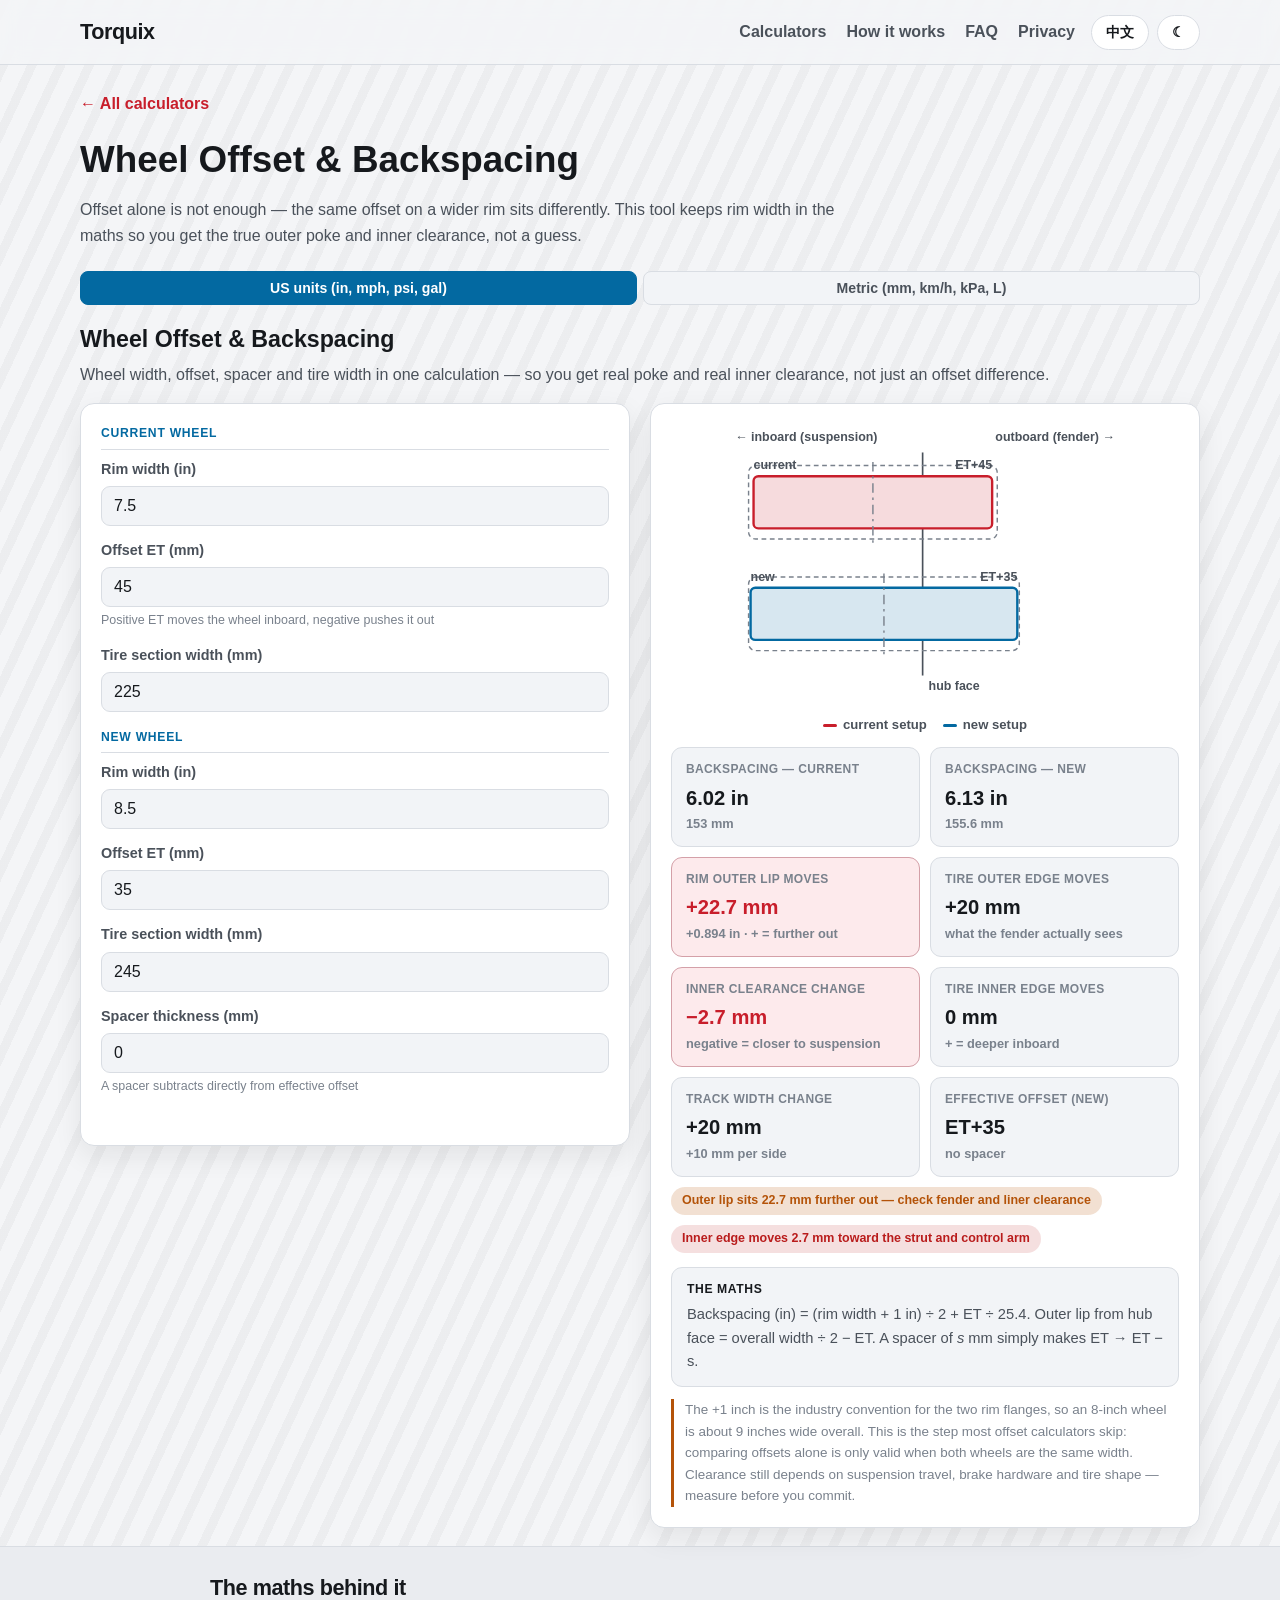
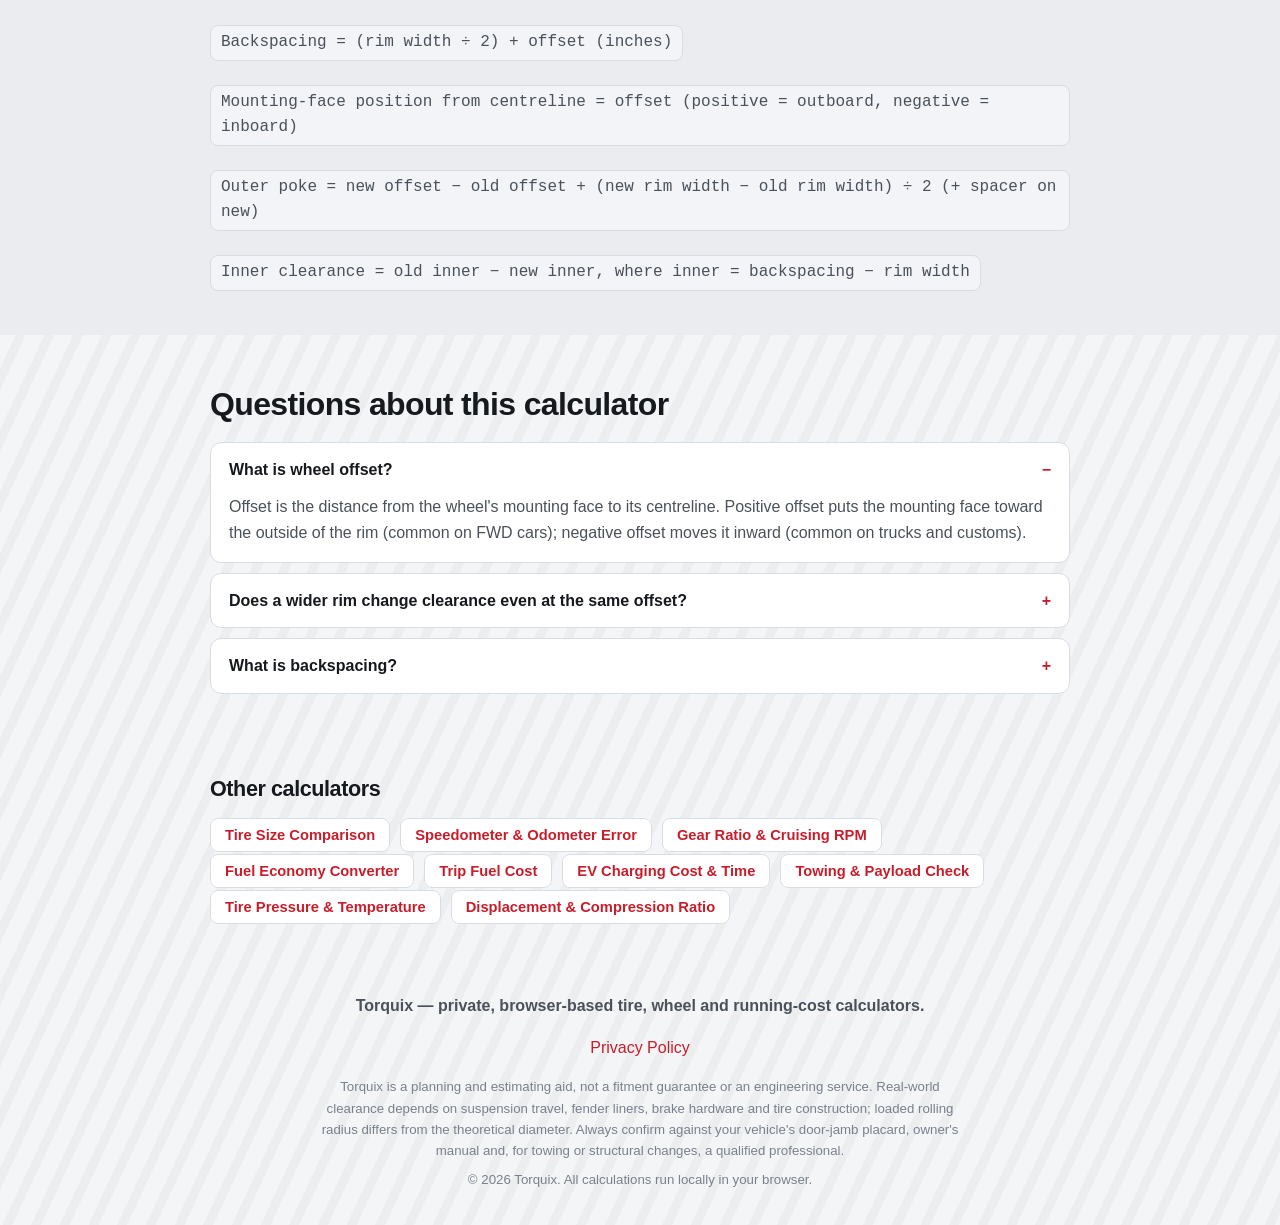
<file: tools/wheel-offset-backspacing.html>
<!DOCTYPE html>
<html lang="en" data-lang="en" data-theme="light">
<head>
<meta charset="utf-8" />
<meta name="viewport" content="width=device-width, initial-scale=1" />
<title>Wheel Offset & Backspacing — Torquix</title>
<meta name="description" content="Work out how a wheel change moves the tire in or out. Enter both wheels' rim width, offset and spacers, plus tire section widths, to see real outer poke and inner clearance." />
<meta name="robots" content="index, follow, max-snippet:-1, max-image-preview:large" />
<link rel="canonical" href="https://torquix.com/tools/wheel-offset-backspacing.html" />
<link rel="alternate" hreflang="en" href="https://torquix.com/tools/wheel-offset-backspacing.html" />
<link rel="alternate" hreflang="zh-CN" href="https://torquix.com/tools/wheel-offset-backspacing.html?lang=zh" />
<link rel="alternate" hreflang="x-default" href="https://torquix.com/tools/wheel-offset-backspacing.html" />
<link rel="icon" href="../favicon.svg" type="image/svg+xml" />
<meta property="og:type" content="website" />
<meta property="og:site_name" content="Torquix" />
<meta property="og:title" content="Wheel Offset & Backspacing" />
<meta property="og:description" content="Work out how a wheel change moves the tire in or out. Enter both wheels' rim width, offset and spacers, plus tire section widths, to see real outer poke and inner clearance." />
<meta property="og:url" content="https://torquix.com/tools/wheel-offset-backspacing.html" />
<meta property="og:image" content="https://torquix.com/og-image.png" />
<meta name="twitter:card" content="summary_large_image" />
<link rel="stylesheet" href="../styles.css" />

<!-- Google AdSense (Auto ads) — placeholder, inactive until a real publisher ID is connected -->
<!-- <script async src="https://pagead2.googlesyndication.com/pagead/js/adsbygoogle.js?client=ca-pub-XXXXXXXXXXXXXX" crossorigin="anonymous"></script> -->

<script type="application/ld+json">
{
  "@context": "https://schema.org",
  "@graph": [
    {
      "@type": "WebApplication",
      "name": "Wheel Offset & Backspacing",
      "url": "https://torquix.com/tools/wheel-offset-backspacing.html",
      "applicationCategory": "UtilitiesApplication",
      "operatingSystem": "Any (web browser)",
      "browserRequirements": "Requires JavaScript",
      "description": "Work out how a wheel change moves the tire in or out. Enter both wheels' rim width, offset and spacers, plus tire section widths, to see real outer poke and inner clearance.",
      "inLanguage": [
        "en",
        "zh-CN"
      ],
      "isPartOf": {
        "@type": "WebSite",
        "@id": "https://torquix.com/#website"
      },
      "offers": {
        "@type": "Offer",
        "price": "0",
        "priceCurrency": "USD"
      }
    },
    {
      "@type": "BreadcrumbList",
      "itemListElement": [
        {
          "@type": "ListItem",
          "position": 1,
          "name": "Torquix",
          "item": "https://torquix.com/"
        },
        {
          "@type": "ListItem",
          "position": 2,
          "name": "Wheel Offset & Backspacing",
          "item": "https://torquix.com/tools/wheel-offset-backspacing.html"
        }
      ]
    },
    {
      "@type": "FAQPage",
      "mainEntity": [
        {
          "@type": "Question",
          "name": "What is wheel offset?",
          "acceptedAnswer": {
            "@type": "Answer",
            "text": "Offset is the distance from the wheel's mounting face to its centreline. Positive offset puts the mounting face toward the outside of the rim (common on FWD cars); negative offset moves it inward (common on trucks and customs)."
          }
        },
        {
          "@type": "Question",
          "name": "Does a wider rim change clearance even at the same offset?",
          "acceptedAnswer": {
            "@type": "Answer",
            "text": "Yes. A wider rim at identical offset pushes the outboard lip outward and the inboard lip inward by half the width gain. That is why offset calculators that ignore rim width get it wrong — and why this one requires both."
          }
        },
        {
          "@type": "Question",
          "name": "What is backspacing?",
          "acceptedAnswer": {
            "@type": "Answer",
            "text": "Backspacing is the distance from the mounting face to the back (inboard) lip of the wheel. It is what decides how close the wheel sits to your suspension, brakes and fender liner."
          }
        }
      ]
    }
  ]
}
</script>
<script type="application/ld+json">
{
  "@context": "https://schema.org",
  "@graph": [
    {
      "@type": "FAQPage",
      "inLanguage": "zh-CN",
      "mainEntity": [
        {
          "@type": "Question",
          "name": "什么是轮毂偏距？",
          "acceptedAnswer": {
            "@type": "Answer",
            "text": "偏距是轮毂安装面到其中心线的距离。正偏距把安装面推向轮毂外侧（前驱车常见）；负偏距把它推向内侧（卡车和改装车常见）。"
          }
        },
        {
          "@type": "Question",
          "name": "同样偏距下，更宽的轮毂会改变间隙吗？",
          "acceptedAnswer": {
            "@type": "Answer",
            "text": "会。同样偏距下，更宽的轮毂会把外侧唇缘向外推、内侧唇缘向内推，各推出宽度增量的一半。这正是为什么忽略轮毂宽度的偏距计算器会算错——本工具因此要求两者都填。"
          }
        },
        {
          "@type": "Question",
          "name": "什么是内背距（backspacing）？",
          "acceptedAnswer": {
            "@type": "Answer",
            "text": "内背距是安装面到轮毂后侧（内侧）唇缘的距离。它决定轮毂离你的悬挂、制动和翼子板内衬有多近。"
          }
        }
      ]
    }
  ]
}
</script>
</head>
<body>

<header class="site-header">
  <div class="container nav">
    <a class="brand" href="../">Torquix</a>
    <nav class="nav-links">
      <a href="../#tools" data-i18n="nav_tools">Calculators</a>
      <a href="../#how" data-i18n="nav_how">How it works</a>
      <a href="../#faq" data-i18n="nav_faq">FAQ</a>
      <a href="../privacy.html" data-i18n="nav_privacy">Privacy</a>
    </nav>
    <div class="toggles">
      <button id="lang-toggle" type="button" aria-label="Switch language">中文</button>
      <button id="theme-toggle" type="button" aria-label="Switch theme">☾</button>
    </div>
  </div>
</header>

<main>
  <section class="tools" style="padding-top:26px">
    <div class="container">
      <a class="landing-back" href="../" data-i18n="back_all">← All calculators</a>
      <h1 style="font-size:clamp(1.6rem,3.4vw,2.3rem);margin:0 0 8px"><span class="bi-en">Wheel Offset & Backspacing</span><span class="bi-zh">轮毂偏距与内背距</span></h1>
      <p class="section-sub" style="max-width:760px"><span class="bi-en">Offset alone is not enough — the same offset on a wider rim sits differently. This tool keeps rim width in the maths so you get the true outer poke and inner clearance, not a guess.</span><span class="bi-zh">光看偏距不够——同样的偏距装到更宽的轮毂上位置就不同了。本工具把轮毂宽度纳入计算，给出真实的向外凸出量和内部间隙，而不是凭感觉估算。</span></p>
      <div id="tools-root"></div>
      <noscript><p><strong>This calculator needs JavaScript.</strong> 本计算器需要启用 JavaScript。</p></noscript>
    </div>
  </section>

  <section class="landing-section about">
    <div class="container" style="max-width:860px">
      <h2><span class="bi-en">The maths behind it</span><span class="bi-zh">背后的计算方法</span></h2>
      <p><span class="bi-en"><span class="formula-line">Backspacing = (rim width ÷ 2) + offset  (inches)</span></span><span class="bi-zh"><span class="formula-line">内背距 = (轮毂宽度 ÷ 2) + 偏距（英寸）</span></span></p>
      <p><span class="bi-en"><span class="formula-line">Mounting-face position from centreline = offset (positive = outboard, negative = inboard)</span></span><span class="bi-zh"><span class="formula-line">安装面相对中心线的位置 = 偏距（正 = 偏外，负 = 偏内）</span></span></p>
      <p><span class="bi-en"><span class="formula-line">Outer poke = new offset − old offset + (new rim width − old rim width) ÷ 2  (+ spacer on new)</span></span><span class="bi-zh"><span class="formula-line">向外凸出量 = 新偏距 − 旧偏距 + (新轮毂宽 − 旧轮毂宽) ÷ 2（新轮另加垫片）</span></span></p>
      <p><span class="bi-en"><span class="formula-line">Inner clearance = old inner − new inner, where inner = backspacing − rim width</span></span><span class="bi-zh"><span class="formula-line">内部间隙 = 旧内侧 − 新内侧，其中内侧 = 内背距 − 轮毂宽</span></span></p>
    </div>
  </section>

  <section class="faq">
    <div class="container" style="max-width:860px">
      <h2><span class="bi-en">Questions about this calculator</span><span class="bi-zh">关于这个计算器的常见问题</span></h2>
      <div class="faq-list">
        <details open>
          <summary><span class="bi-en">What is wheel offset?</span><span class="bi-zh">什么是轮毂偏距？</span></summary>
          <p><span class="bi-en">Offset is the distance from the wheel's mounting face to its centreline. Positive offset puts the mounting face toward the outside of the rim (common on FWD cars); negative offset moves it inward (common on trucks and customs).</span><span class="bi-zh">偏距是轮毂安装面到其中心线的距离。正偏距把安装面推向轮毂外侧（前驱车常见）；负偏距把它推向内侧（卡车和改装车常见）。</span></p>
        </details>
        <details>
          <summary><span class="bi-en">Does a wider rim change clearance even at the same offset?</span><span class="bi-zh">同样偏距下，更宽的轮毂会改变间隙吗？</span></summary>
          <p><span class="bi-en">Yes. A wider rim at identical offset pushes the outboard lip outward and the inboard lip inward by half the width gain. That is why offset calculators that ignore rim width get it wrong — and why this one requires both.</span><span class="bi-zh">会。同样偏距下，更宽的轮毂会把外侧唇缘向外推、内侧唇缘向内推，各推出宽度增量的一半。这正是为什么忽略轮毂宽度的偏距计算器会算错——本工具因此要求两者都填。</span></p>
        </details>
        <details>
          <summary><span class="bi-en">What is backspacing?</span><span class="bi-zh">什么是内背距（backspacing）？</span></summary>
          <p><span class="bi-en">Backspacing is the distance from the mounting face to the back (inboard) lip of the wheel. It is what decides how close the wheel sits to your suspension, brakes and fender liner.</span><span class="bi-zh">内背距是安装面到轮毂后侧（内侧）唇缘的距离。它决定轮毂离你的悬挂、制动和翼子板内衬有多近。</span></p>
        </details>
      </div>
    </div>
  </section>

  <section class="landing-section">
    <div class="container" style="max-width:860px">
      <h2><span class="bi-en">Other calculators</span><span class="bi-zh">其他计算器</span></h2>
      <ul class="related-list">
        <li><a href="tire-size-comparison.html"><span class="bi-en">Tire Size Comparison</span><span class="bi-zh">轮胎尺寸对比</span></a></li>
        <li><a href="speedometer-error-calculator.html"><span class="bi-en">Speedometer & Odometer Error</span><span class="bi-zh">码表与里程表误差</span></a></li>
        <li><a href="gear-ratio-rpm-calculator.html"><span class="bi-en">Gear Ratio & Cruising RPM</span><span class="bi-zh">齿比与巡航转速</span></a></li>
        <li><a href="fuel-economy-converter.html"><span class="bi-en">Fuel Economy Converter</span><span class="bi-zh">油耗单位换算</span></a></li>
        <li><a href="trip-fuel-cost-calculator.html"><span class="bi-en">Trip Fuel Cost</span><span class="bi-zh">行程油费</span></a></li>
        <li><a href="ev-charging-cost-calculator.html"><span class="bi-en">EV Charging Cost & Time</span><span class="bi-zh">电动车充电成本与时间</span></a></li>
        <li><a href="towing-payload-calculator.html"><span class="bi-en">Towing & Payload Check</span><span class="bi-zh">拖挂与载重核算</span></a></li>
        <li><a href="tire-pressure-temperature-calculator.html"><span class="bi-en">Tire Pressure & Temperature</span><span class="bi-zh">胎压与温度换算</span></a></li>
        <li><a href="engine-displacement-compression-calculator.html"><span class="bi-en">Displacement & Compression Ratio</span><span class="bi-zh">排量与压缩比</span></a></li>
      </ul>
    </div>
  </section>
</main>

<footer class="site-footer">
  <div class="container">
    <p class="tagline" data-i18n="footer_tagline">Torquix — private, browser-based tire, wheel and running-cost calculators.</p>
    <p><a href="../privacy.html" data-i18n="footer_privacy">Privacy Policy</a></p>
    <p class="disclaimer" data-i18n="footer_disclaimer">Torquix is a planning and estimating aid, not a fitment guarantee or an engineering service.</p>
    <p class="rights" data-i18n="footer_rights">© 2026 Torquix. All calculations run locally in your browser.</p>
  </div>
</footer>

<script>window.TORQUIX_TOOL = "wheel-offset";</script>
<script src="../app.js"></script>
</body>
</html>
</file>
<file: styles.css>
:root {
  --bg: #f4f5f7;
  --bg-soft: #eaecf0;
  --surface: #ffffff;
  --surface-2: #f2f4f7;
  --text: #16191d;
  --text-soft: #4a515a;
  --muted: #79818c;
  --primary: #c81e2b;
  --primary-soft: #fdeaec;
  --accent: #0369a1;
  --accent-soft: #e0f0fa;
  --amber: #b45309;
  --danger: #b91c1c;
  --ok: #15803d;
  --border: #d9dde3;
  --shadow: 0 10px 28px rgba(20, 24, 30, 0.08);
  --radius: 14px;
  --stripe: rgba(22, 25, 29, 0.035);
}

[data-theme="dark"] {
  --bg: #111418;
  --bg-soft: #171b20;
  --surface: #1b1f25;
  --surface-2: #21262d;
  --text: #eef1f5;
  --text-soft: #bcc4cf;
  --muted: #89929f;
  --primary: #f0475a;
  --primary-soft: #3a1218;
  --accent: #38bdf8;
  --accent-soft: #0c2c40;
  --amber: #fbbf24;
  --danger: #f87171;
  --ok: #4ade80;
  --border: #303740;
  --shadow: 0 12px 34px rgba(0, 0, 0, 0.45);
  --stripe: rgba(255, 255, 255, 0.028);
}

* { box-sizing: border-box; }
html { scroll-behavior: smooth; }

body {
  margin: 0;
  font-family: -apple-system, BlinkMacSystemFont, "Segoe UI", "PingFang SC", "Microsoft YaHei", Roboto, Helvetica, Arial, sans-serif;
  background-color: var(--bg);
  background-image: repeating-linear-gradient(115deg, var(--stripe) 0 9px, transparent 9px 26px);
  color: var(--text);
  line-height: 1.6;
  -webkit-font-smoothing: antialiased;
}

.container { width: min(1120px, 92vw); margin: 0 auto; }
a { color: var(--primary); text-decoration: none; }
a:hover { text-decoration: underline; }

/* Header */
.site-header {
  position: sticky; top: 0; z-index: 50;
  background: color-mix(in srgb, var(--bg) 86%, transparent);
  backdrop-filter: blur(10px);
  border-bottom: 1px solid var(--border);
}
.nav { display: flex; align-items: center; gap: 16px; height: 64px; }
.brand { font-weight: 800; font-size: 1.35rem; letter-spacing: -0.02em; color: var(--text); display: inline-flex; align-items: center; gap: 8px; }
.brand svg { width: 22px; height: 22px; flex: none; }
.nav-links { display: flex; gap: 20px; margin-left: auto; }
.nav-links a { color: var(--text-soft); font-weight: 600; }
.toggles { display: flex; gap: 8px; }
.toggles button {
  border: 1px solid var(--border); background: var(--surface); color: var(--text);
  border-radius: 999px; padding: 7px 14px; font-weight: 700; cursor: pointer; font-size: 0.9rem; font-family: inherit;
}
.toggles button:hover { border-color: var(--primary); }
@media (max-width: 720px) {
  .nav { height: auto; padding: 10px 0; flex-wrap: wrap; }
  .nav-links { order: 3; width: 100%; margin-left: 0; gap: 14px; font-size: 0.9rem; overflow-x: auto; }
}

/* Hero */
.hero { text-align: center; padding: 62px 0 28px; }
.eyebrow { color: var(--primary); font-weight: 700; letter-spacing: 0.05em; text-transform: uppercase; font-size: 0.78rem; margin: 0 0 14px; }
.hero h1 { font-size: clamp(2rem, 5vw, 3.05rem); margin: 0 0 14px; letter-spacing: -0.03em; line-height: 1.12; }
.hero-sub { color: var(--text-soft); max-width: 690px; margin: 0 auto 24px; font-size: 1.07rem; }
.btn {
  display: inline-block; background: var(--primary); color: #fff; font-weight: 700;
  padding: 13px 26px; border-radius: 10px; border: none; cursor: pointer; font-size: 1rem;
  box-shadow: 0 8px 20px rgba(200, 30, 43, 0.26);
}
.btn:hover { text-decoration: none; filter: brightness(1.07); }
.hero-points { list-style: none; padding: 0; margin: 22px 0 0; display: flex; flex-wrap: wrap; justify-content: center; gap: 10px; }
.hero-points li {
  background: var(--surface); border: 1px solid var(--border); border-radius: 999px;
  padding: 6px 15px; font-size: 0.88rem; font-weight: 600; color: var(--text-soft);
}

/* Sections */
.tools { padding: 32px 0 18px; }
.faq, .affiliate, .about { padding: 44px 0; }
h2 { font-size: clamp(1.45rem, 3vw, 2rem); letter-spacing: -0.02em; margin: 0 0 8px; }
.section-sub { color: var(--text-soft); margin: 0 0 22px; }

/* Tool tabs */
.tool-tabs { display: flex; flex-wrap: wrap; gap: 8px; margin-bottom: 20px; }
.tool-tab {
  border: 1px solid var(--border); background: var(--surface); color: var(--text-soft);
  border-radius: 8px; padding: 9px 15px; font-weight: 600; cursor: pointer; font-size: 0.9rem;
  transition: all 0.15s ease; font-family: inherit;
}
.tool-tab:hover { border-color: var(--primary); color: var(--text); }
.tool-tab.active { background: var(--primary); color: #fff; border-color: var(--primary); }
.tool-tab .bi-en, .tool-tab .bi-zh { pointer-events: none; }

/* Tool panel */
.tool-panel { display: none; }
.tool-panel.active { display: block; animation: fade 0.22s ease; }
@keyframes fade { from { opacity: 0; transform: translateY(6px); } to { opacity: 1; transform: none; } }

.tool-head { margin-bottom: 16px; }
.tool-head h3 { margin: 0 0 4px; font-size: 1.45rem; }
.tool-head p { margin: 0; color: var(--text-soft); }

.tool-grid { display: grid; grid-template-columns: 1fr 1fr; gap: 20px; align-items: start; }
@media (max-width: 860px) { .tool-grid { grid-template-columns: 1fr; } }

.card {
  background: var(--surface); border: 1px solid var(--border); border-radius: var(--radius);
  padding: 20px; box-shadow: var(--shadow);
}
.diagram { display: flex; align-items: center; justify-content: center; min-height: 200px; margin-bottom: 16px; }
.diagram svg { width: 100%; height: auto; max-height: 280px; }

/* Form */
.field { margin-bottom: 13px; }
.field label { display: block; font-weight: 600; font-size: 0.9rem; margin-bottom: 5px; color: var(--text-soft); }
.field input, .field select {
  width: 100%; padding: 10px 12px; border: 1px solid var(--border); border-radius: 9px;
  background: var(--surface-2); color: var(--text); font-size: 1rem; font-family: inherit;
}
.field input:focus, .field select:focus { outline: 2px solid var(--primary); border-color: var(--primary); }
.field .hint { display: block; font-size: 0.78rem; color: var(--muted); margin-top: 4px; font-weight: 500; }
.field-row { display: grid; grid-template-columns: 1fr 1fr; gap: 12px; }
.field-row3 { display: grid; grid-template-columns: 1fr 1fr 1fr; gap: 12px; }
@media (max-width: 520px) { .field-row, .field-row3 { grid-template-columns: 1fr; } }
.sub-head {
  font-size: 0.76rem; font-weight: 800; text-transform: uppercase; letter-spacing: 0.06em;
  color: var(--accent); margin: 16px 0 8px; padding-bottom: 5px; border-bottom: 1px solid var(--border);
}
.sub-head:first-child { margin-top: 0; }
.unit-switch { display: flex; gap: 6px; margin-bottom: 16px; }
.unit-switch button {
  flex: 1; border: 1px solid var(--border); background: var(--surface-2); color: var(--text-soft);
  border-radius: 8px; padding: 8px 10px; font-weight: 700; cursor: pointer; font-size: 0.88rem; font-family: inherit;
}
.unit-switch button.active { background: var(--accent); color: #fff; border-color: var(--accent); }
.error-msg { color: var(--danger); font-size: 0.88rem; margin-top: 6px; min-height: 1.1em; font-weight: 600; }

/* Results */
.results { display: grid; grid-template-columns: repeat(2, 1fr); gap: 10px; }
@media (max-width: 470px) { .results { grid-template-columns: 1fr; } }
.result {
  background: var(--surface-2); border: 1px solid var(--border); border-radius: 11px; padding: 12px 14px;
}
.result .rlabel { display: block; font-size: 0.75rem; color: var(--muted); font-weight: 700; text-transform: uppercase; letter-spacing: 0.03em; }
.result .rval { display: block; font-size: 1.26rem; font-weight: 800; color: var(--text); margin-top: 2px; }
.result .rsub { display: block; font-size: 0.8rem; color: var(--muted); font-weight: 600; }
.result.accent { background: var(--primary-soft); border-color: color-mix(in srgb, var(--primary) 32%, var(--border)); }
.result.accent .rval { color: var(--primary); }
.result.wide { grid-column: 1 / -1; }
.result.good { background: color-mix(in srgb, var(--ok) 11%, var(--surface-2)); border-color: color-mix(in srgb, var(--ok) 35%, var(--border)); }
.result.good .rval { color: var(--ok); }
.result.bad { background: color-mix(in srgb, var(--danger) 11%, var(--surface-2)); border-color: color-mix(in srgb, var(--danger) 35%, var(--border)); }
.result.bad .rval { color: var(--danger); }

/* Data table (speed / SoC breakdowns) */
.dtable { width: 100%; border-collapse: collapse; margin-top: 14px; font-size: 0.92rem; }
.dtable th, .dtable td { padding: 8px 10px; border-bottom: 1px solid var(--border); text-align: right; }
.dtable th:first-child, .dtable td:first-child { text-align: left; }
.dtable thead th { font-size: 0.72rem; text-transform: uppercase; letter-spacing: 0.05em; color: var(--muted); font-weight: 800; }
.dtable tbody tr:last-child td { border-bottom: none; }
.dtable td.em { font-weight: 800; color: var(--primary); }

/* Load meter */
.meter { margin-top: 14px; }
.meter-row { margin-bottom: 12px; }
.meter-top { display: flex; justify-content: space-between; font-size: 0.85rem; font-weight: 700; color: var(--text-soft); margin-bottom: 5px; gap: 10px; }
.meter-bar { height: 15px; background: var(--surface-2); border: 1px solid var(--border); border-radius: 999px; overflow: hidden; }
.meter-fill { height: 100%; border-radius: 999px; transition: width 0.25s ease; }
.meter-fill.ok { background: linear-gradient(90deg, #16a34a, #4ade80); }
.meter-fill.warn { background: linear-gradient(90deg, #d97706, #fbbf24); }
.meter-fill.over { background: linear-gradient(90deg, #b91c1c, #f87171); }

.formula-box {
  margin-top: 14px; padding: 12px 15px; background: var(--surface-2); border: 1px solid var(--border);
  border-radius: 11px; font-size: 0.92rem; color: var(--text-soft);
}
.formula-box .f-title { font-weight: 800; color: var(--text); display: block; margin-bottom: 4px; font-size: 0.76rem; text-transform: uppercase; letter-spacing: 0.05em; }
.formula-box code { font-family: "SF Mono", ui-monospace, Menlo, Consolas, monospace; font-size: 0.88em; }
.note-box { margin-top: 12px; font-size: 0.84rem; color: var(--muted); border-left: 3px solid var(--amber); padding-left: 11px; }
.code-flag { display: inline-block; font-size: 0.78rem; font-weight: 800; padding: 4px 11px; border-radius: 999px; margin: 10px 6px 0 0; }
.code-flag.ok { background: color-mix(in srgb, var(--ok) 15%, transparent); color: var(--ok); }
.code-flag.warn { background: color-mix(in srgb, var(--amber) 18%, transparent); color: var(--amber); }
.code-flag.bad { background: color-mix(in srgb, var(--danger) 14%, transparent); color: var(--danger); }

/* FAQ */
.faq-list { max-width: 860px; margin-top: 12px; }
.faq-list details { background: var(--surface); border: 1px solid var(--border); border-radius: 11px; padding: 2px 18px; margin-bottom: 10px; }
.faq-list summary { font-weight: 700; cursor: pointer; padding: 12px 0; list-style: none; }
.faq-list summary::-webkit-details-marker { display: none; }
.faq-list summary::after { content: "+"; float: right; color: var(--primary); font-weight: 800; }
.faq-list details[open] summary::after { content: "\2212"; }
.faq-list p { color: var(--text-soft); margin: 0 0 14px; }

/* About / sources */
.about { background: var(--bg-soft); border-top: 1px solid var(--border); }
.about-grid { display: grid; grid-template-columns: repeat(3, 1fr); gap: 18px; margin-top: 18px; }
@media (max-width: 820px) { .about-grid { grid-template-columns: 1fr; } }
.about-grid .card h3 { margin: 0 0 6px; font-size: 1.05rem; }
.about-grid .card p { margin: 0; color: var(--text-soft); font-size: 0.94rem; }
.source-list { margin: 16px 0 0; padding-left: 20px; color: var(--text-soft); font-size: 0.92rem; }
.source-list li { margin-bottom: 7px; }

/* Affiliate */
.affiliate { border-top: 1px solid var(--border); border-bottom: 1px solid var(--border); }
.disclosure { color: var(--muted); font-size: 0.87rem; margin: 0 0 12px; }
.affiliate-list { list-style: none; padding: 0; margin: 0; display: flex; flex-wrap: wrap; gap: 12px; }
.affiliate-list a { background: var(--surface); border: 1px solid var(--border); padding: 10px 16px; border-radius: 9px; font-weight: 600; }

/* Footer */
.site-footer { padding: 34px 0; text-align: center; color: var(--muted); }
.site-footer .tagline { font-weight: 600; color: var(--text-soft); margin: 0 0 8px; }
.site-footer .rights { font-size: 0.83rem; margin: 8px 0 0; }
.site-footer .disclaimer { font-size: 0.83rem; max-width: 660px; margin: 12px auto 0; }

/* Landing page specifics */
.landing-back { display: inline-block; margin-bottom: 14px; font-weight: 600; }
.landing-section { padding: 24px 0; }
.landing-section h2 { font-size: 1.35rem; margin: 0 0 10px; }
.landing-section p, .landing-section li { color: var(--text-soft); }
.formula-line { font-family: "SF Mono", ui-monospace, Menlo, Consolas, monospace; background: var(--surface-2); border: 1px solid var(--border); border-radius: 8px; padding: 4px 10px; display: inline-block; margin: 4px 0; }
.related-list { list-style: none; padding: 0; display: flex; flex-wrap: wrap; gap: 10px; }
.related-list a { background: var(--surface); border: 1px solid var(--border); padding: 8px 14px; border-radius: 8px; font-weight: 600; font-size: 0.92rem; }

/* Bilingual spans */
.bi-zh { display: none; }
.bi-en.block, .bi-zh.block { display: block; }
html[data-lang="zh"] .bi-en { display: none; }
html[data-lang="zh"] .bi-zh { display: inline; }
html[data-lang="zh"] .bi-zh.block { display: block; }

/* SVG diagram styling */
.diagram svg { color: var(--primary); }
.diagram .tread { fill: color-mix(in srgb, var(--text) 78%, var(--surface)); }
.diagram .tread-b { fill: color-mix(in srgb, var(--accent) 55%, var(--surface)); }
.diagram .rimface { fill: color-mix(in srgb, var(--muted) 34%, var(--surface)); stroke: var(--text-soft); stroke-width: 1.2; }
.diagram .hole { fill: var(--surface); }
.diagram .outline-a { fill: none; stroke: var(--primary); stroke-width: 2.4; }
.diagram .outline-b { fill: none; stroke: var(--accent); stroke-width: 2.4; stroke-dasharray: 6 4; }
.diagram .part { fill: color-mix(in srgb, var(--primary) 16%, var(--surface)); stroke: var(--primary); stroke-width: 2; stroke-linejoin: round; }
.diagram .part-b { fill: color-mix(in srgb, var(--accent) 16%, var(--surface)); stroke: var(--accent); stroke-width: 2; stroke-linejoin: round; }
.diagram .hub { fill: color-mix(in srgb, var(--text) 55%, var(--surface)); stroke: var(--text-soft); stroke-width: 1.4; }
.diagram .fill-none { fill: none; stroke: var(--primary); stroke-width: 2.2; }
.diagram .dim { stroke: var(--accent); stroke-width: 1.5; }
.diagram .dim-dash { stroke: var(--accent); stroke-width: 1.3; stroke-dasharray: 4 3; }
.diagram .ground { stroke: var(--muted); stroke-width: 1.8; }
.diagram .centerline { stroke: var(--muted); stroke-width: 1.2; stroke-dasharray: 8 4 2 4; }
.diagram .lbl { fill: var(--text); font-size: 12px; font-weight: 700; font-family: inherit; }
.diagram .lbl-sm { fill: var(--text-soft); font-size: 10.5px; font-weight: 600; font-family: inherit; }
.diagram .dimtxt { fill: var(--accent); font-size: 12px; font-weight: 800; font-family: inherit; }
.diagram .redtxt { fill: var(--primary); font-size: 12px; font-weight: 800; font-family: inherit; }
.legend { display: flex; gap: 16px; justify-content: center; flex-wrap: wrap; font-size: 0.82rem; font-weight: 700; color: var(--text-soft); margin-top: -6px; margin-bottom: 12px; }
.legend span::before { content: ""; display: inline-block; width: 14px; height: 3px; border-radius: 2px; margin-right: 6px; vertical-align: middle; }
.legend .lg-a::before { background: var(--primary); }
.legend .lg-b::before { background: var(--accent); }
</file>
